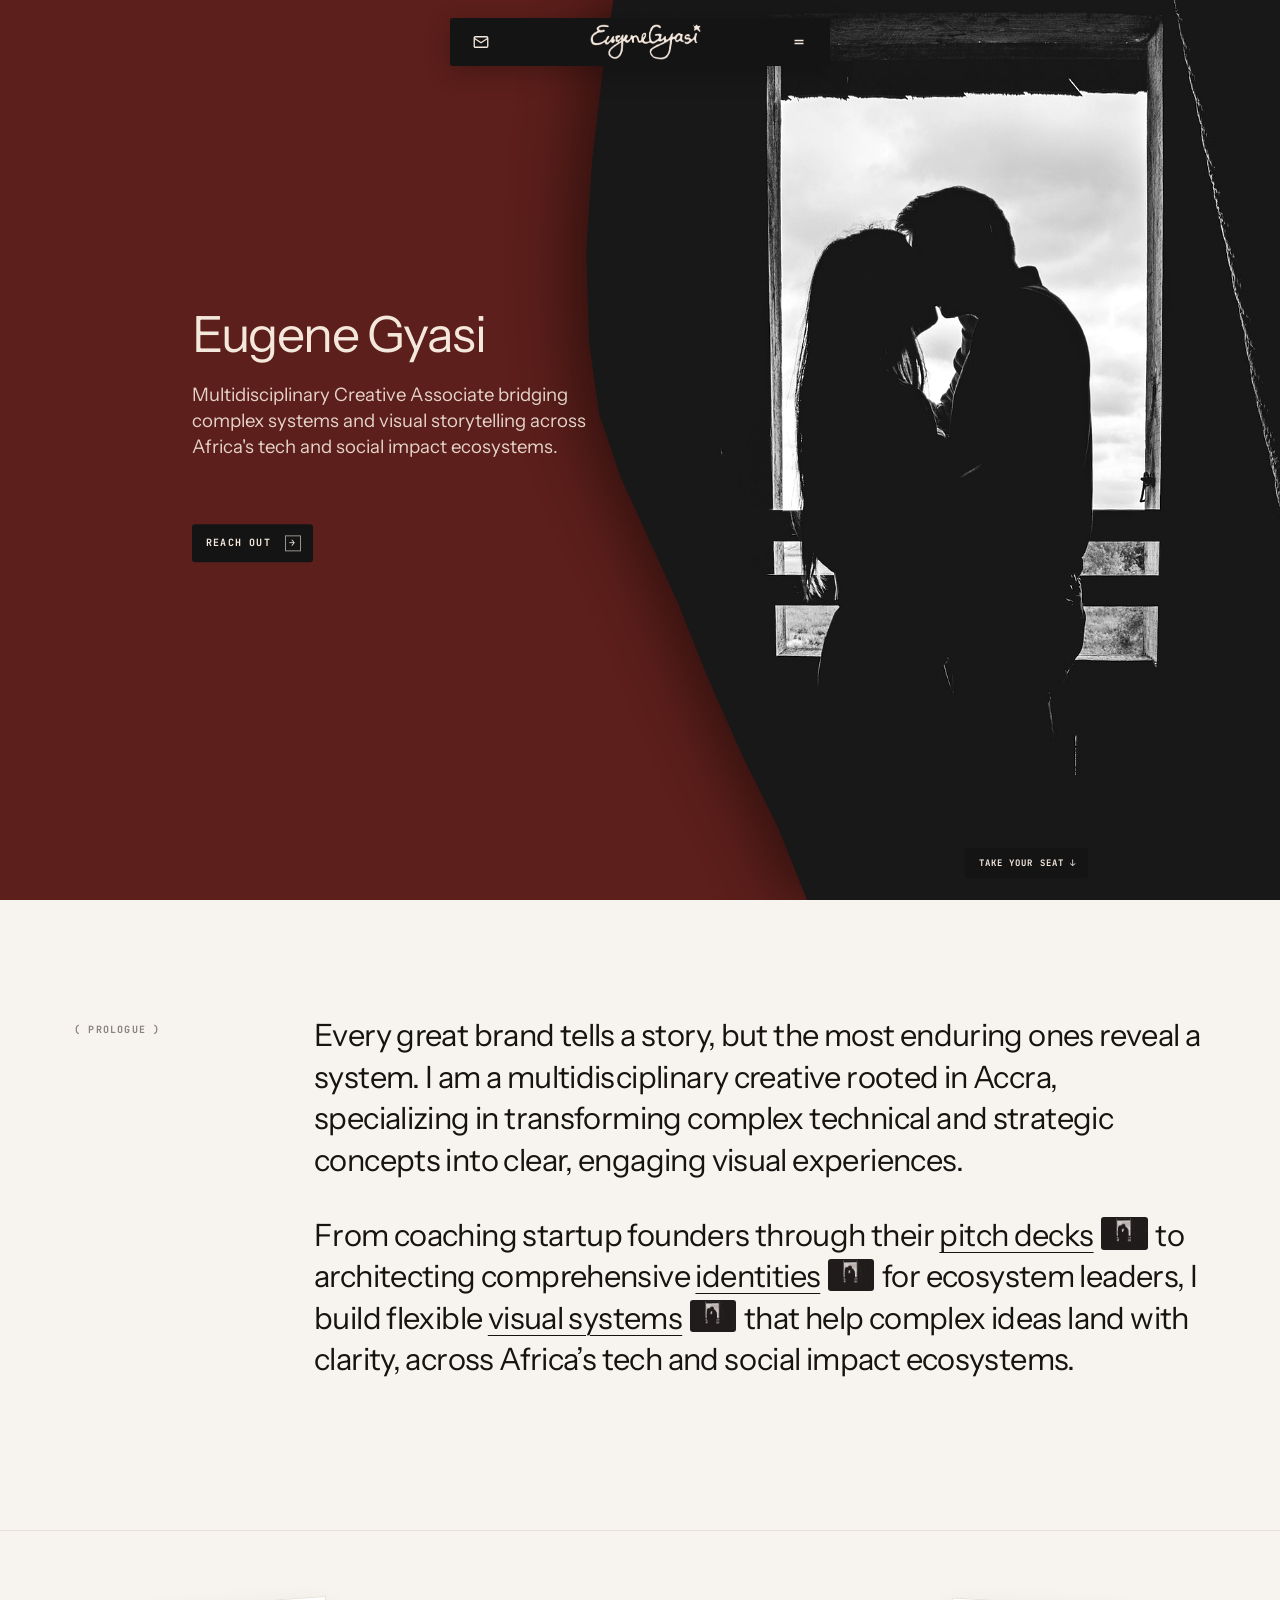
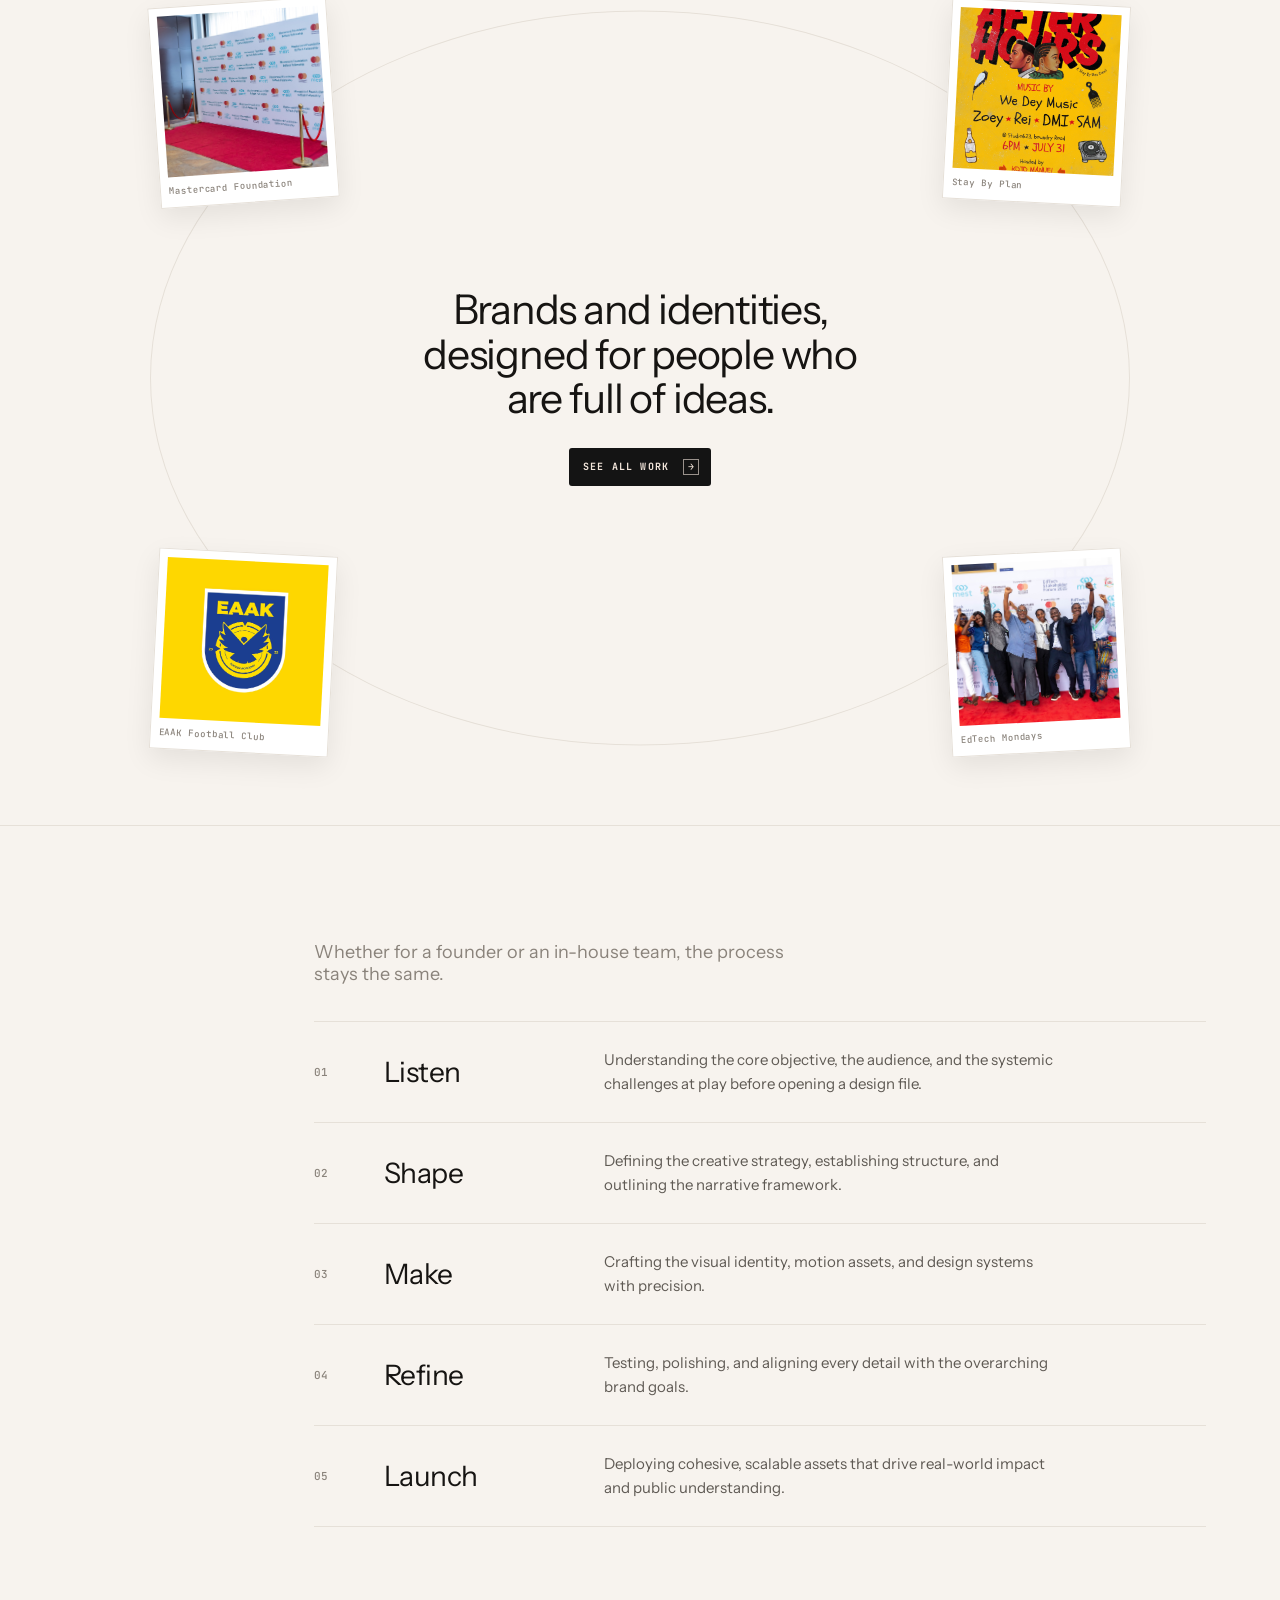
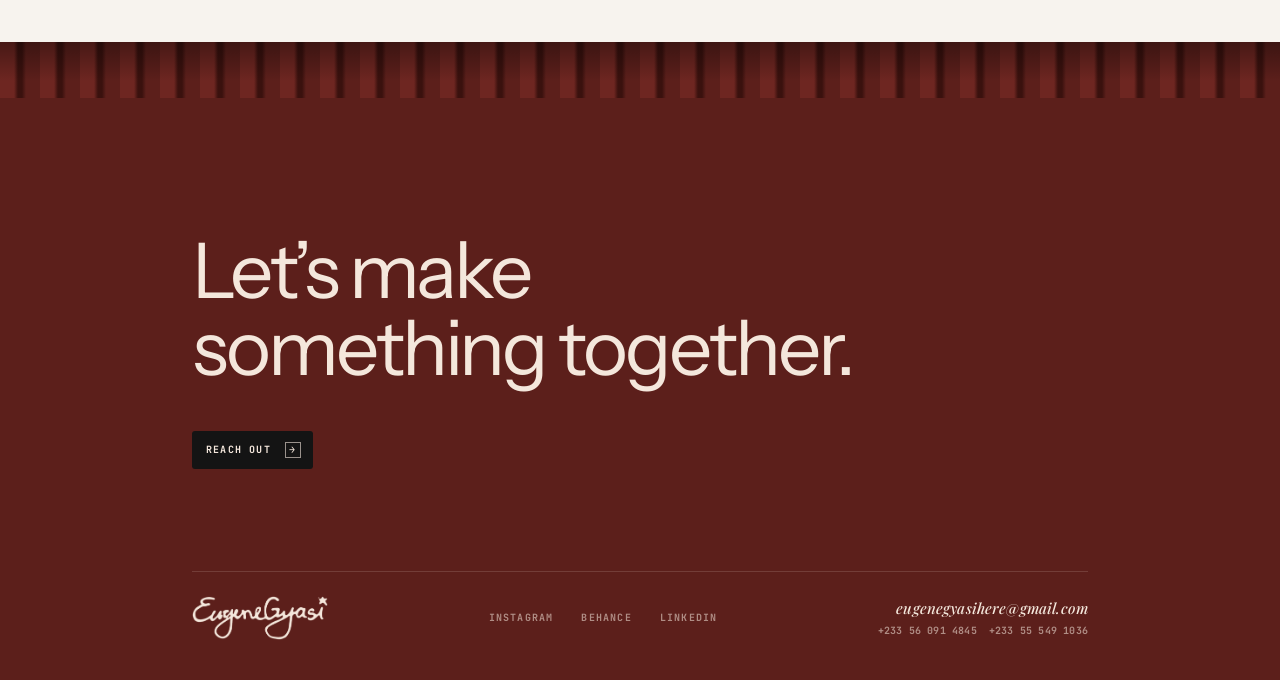
<file: index.html>
<!doctype html>
<html lang="en">
<head>
  <meta charset="UTF-8">
  <meta name="viewport" content="width=device-width, initial-scale=1.0">
  <title>Eugene Gyasi — Brand Designer</title>
  <link rel="icon" type="image/png" href="images/favicon.png">
  <link rel="apple-touch-icon" href="images/apple-touch-icon.png">

  <link rel="preconnect" href="https://fonts.googleapis.com">
  <link rel="preconnect" href="https://fonts.gstatic.com" crossorigin>
  <link href="https://fonts.googleapis.com/css2?family=Instrument+Sans:wght@400;500&family=JetBrains+Mono:wght@500;700&family=Playfair+Display:ital,wght@1,500&display=swap" rel="stylesheet">

  <style>
    /* ============ TOKENS ============ */
    :root {
      --wine: #5c1f1b;
      --wine-deep: #3e1310;
      --cream: #f4e7dc;
      --cream-muted: rgba(244, 231, 220, .55);
      --paper: #f7f3ee;
      --ink: #161412;
      --muted: #8a837b;
      --line: #e6e0d8;
      --bar: #141414;

      --sans: 'Instrument Sans', 'Helvetica Neue', Arial, sans-serif;
      --mono: 'JetBrains Mono', ui-monospace, monospace;

      --gutter: clamp(20px, 15vw, 280px);
    }

    * { box-sizing: border-box; }
    html { scroll-behavior: smooth; }
    body {
      margin: 0;
      background: var(--paper);
      color: var(--ink);
      font-family: var(--sans);
      -webkit-font-smoothing: antialiased;
    }
    img { display: block; max-width: 100%; }
    a { color: inherit; text-decoration: none; }

    .label {
      font: 700 10px/1 var(--mono);
      letter-spacing: .12em;
      text-transform: uppercase;
    }

    /* Small dark button used for REACH OUT / TAKE YOUR SEAT */
    .btn {
      display: inline-flex;
      align-items: center;
      gap: 14px;
      background: var(--bar);
      color: var(--cream);
      padding: 0 12px 0 14px;
      height: 38px;
      border-radius: 3px;
      font: 700 10px/1 var(--mono);
      letter-spacing: .12em;
      text-transform: uppercase;
      white-space: nowrap;
      transition: background .25s ease, transform .25s ease;
    }
    .btn:hover { background: #000; transform: translateY(-1px); }
    .btn .box {
      display: inline-grid;
      place-items: center;
      width: 16px; height: 16px;
      border: 1px solid rgba(244,231,220,.6);
      font-size: 10px;
    }

    /* ============ NAV ============ */
    .nav {
      position: fixed;
      z-index: 50;
      top: 18px;
      left: 50%;
      transform: translateX(-50%);
      width: min(380px, calc(100% - 32px));
      height: 48px;
      background: var(--bar);
      border-radius: 3px;
      display: flex;
      align-items: center;
      justify-content: space-between;
      padding: 0 22px;
      color: var(--cream);
      box-shadow: 0 6px 24px rgba(0,0,0,.25);
    }
    .nav button {
      background: none; border: 0; padding: 0;
      color: inherit; cursor: pointer;
      display: grid; place-items: center;
    }
    .nav .contact-link {
      display: grid; place-items: center;
      width: 40px; height: 40px; margin-left: -11px;
      cursor: pointer; border-radius: 3px;
      transition: background .2s ease;
    }
    .nav .contact-link:hover { background: rgba(255,255,255,.08); }
    .nav .logo { display: block; line-height: 0; transition: opacity .2s ease; }
    .nav .logo:hover { opacity: .8; }
    .nav .logo img { height: 36px; width: auto; }
    .menu {
      position: absolute;
      top: calc(100% + 6px);
      left: 0; right: 0;
      background: var(--bar);
      border-radius: 3px;
      padding: 10px;
      display: none;
    }
    .menu.open { display: block; }
    .menu a {
      display: flex;
      justify-content: space-between;
      padding: 14px 12px;
      border-bottom: 1px solid rgba(255,255,255,.07);
    }
    .menu a:last-child { border-bottom: 0; }
    .menu a:hover { background: rgba(255,255,255,.05); }

    /* ============ HERO ============ */
    .hero {
      position: relative;
      height: 100vh;
      min-height: 620px;
      background: var(--wine);
      color: var(--cream);
      overflow: hidden;
    }

    /* The image block on the right with a wavy "drape" edge */
    .hero-media {
      position: absolute;
      top: 0; bottom: 0;
      left: 44%;
      right: 0;
      filter: drop-shadow(-18px 0 30px rgba(0,0,0,.45));
    }
    .hero-media .clip {
      width: 100%; height: 100%;
      clip-path: polygon(
        7% 0, 5.5% 8%, 4% 18%, 3.2% 28%, 3.6% 38%, 5% 46%,
        8% 53%, 12% 60%, 16% 67%, 20% 75%, 25% 84%, 30% 92%, 34% 100%,
        100% 100%, 100% 0
      );
    }
    .hero-media img {
      width: 100%; height: 100%;
      object-fit: cover;
      object-position: 40% center;
      filter: grayscale(100%) contrast(1.08) brightness(1.15);
    }

    .hero-content {
      position: absolute;
      z-index: 2;
      left: var(--gutter);
      top: 50%;
      transform: translateY(-58%);
      max-width: 560px;
    }
    .hero-content .label { color: var(--cream-muted); font-size: 9px; }
    .hero h1 {
      font: 400 clamp(42px, 3.9vw, 76px)/1.05 var(--sans);
      letter-spacing: -.03em;
      margin: 14px 0 22px;
    }
    .hero-sub {
      font: 400 clamp(17px, 1.45vw, 26px)/1.4 var(--sans);
      color: var(--cream);
      opacity: .9;
      max-width: 34ch;
      margin: 0 0 clamp(36px, 5vw, 64px);
    }

    .hero-bottom {
      position: absolute;
      z-index: 2;
      left: var(--gutter);
      right: clamp(20px, 15vw, 280px);
      bottom: 22px;
      display: flex;
      align-items: center;
      gap: 32px;
      font: 700 9px/1 var(--mono);
      letter-spacing: .12em;
      text-transform: uppercase;
    }
    .hero-bottom .muted { color: rgba(244,231,220,.4); margin-right: 10px; }
    .hero-bottom a:hover { color: #fff; }
    .hero-bottom .btn { margin-left: auto; height: 30px; font-size: 9px; }

    /* ============ PROLOGUE ============ */
    .section {
      max-width: 1180px;
      margin: 0 auto;
      padding: clamp(64px, 9vw, 140px) 24px;
    }
    .split {
      display: grid;
      grid-template-columns: 200px 1fr;
      gap: 40px;
    }
    .section .label { color: var(--muted); padding-top: 10px; }

    .intro-copy {
      font: 400 clamp(22px, 2.4vw, 38px)/1.35 var(--sans);
      letter-spacing: -.02em;
    }
    .intro-copy p { margin: 0 0 1.1em; }
    .chip {
      display: inline-block;
      width: 1.5em; height: 1.05em;
      object-fit: cover;
      vertical-align: -0.12em;
      border-radius: 3px;
      margin: 0 .08em;
    }
    .hover-word {
      text-decoration: underline;
      text-decoration-thickness: 1px;
      text-underline-offset: .18em;
      cursor: pointer;
    }
    .hover-word:hover { color: var(--wine); }

    /* Floating preview for hover words */
    .preview {
      position: fixed;
      z-index: 40;
      width: 240px; height: 300px;
      pointer-events: none;
      border-radius: 4px;
      overflow: hidden;
      box-shadow: 0 20px 50px rgba(0,0,0,.25);
      opacity: 0;
      transform: translate(-50%, -110%) scale(.92);
      transition: opacity .2s ease, transform .2s ease;
    }
    .preview.show { opacity: 1; transform: translate(-50%, -110%) scale(1); }
    .preview img { width: 100%; height: 100%; object-fit: cover; }

    /* ============ WORK ============ */
    .work {
      position: relative;
      height: clamp(620px, 70vw, 900px);
      overflow: hidden;
      border-top: 1px solid var(--line);
      border-bottom: 1px solid var(--line);
      display: grid;
      place-items: center;
    }
    .orbit {
      position: absolute;
      left: 50%; top: 50%;
      width: min(78vw, 980px);
      aspect-ratio: 4 / 3;
      transform: translate(-50%, -50%);
      border: 1px solid var(--line);
      border-radius: 50%;
    }
    .work-center { position: relative; z-index: 3; text-align: center; padding: 0 20px; }
    .work-center .label { color: var(--muted); }
    .work-center h2 {
      font: 400 clamp(28px, 3.2vw, 52px)/1.08 var(--sans);
      letter-spacing: -.03em;
      margin: 18px 0 28px;
    }
    .card {
      position: absolute;
      z-index: 2;
      width: clamp(130px, 14vw, 220px);
      background: #fff;
      padding: 8px 8px 10px;
      border: 1px solid var(--line);
      box-shadow: 0 10px 28px rgba(0,0,0,.08);
      transition: transform .35s ease, box-shadow .35s ease;
    }
    .card:hover { transform: rotate(0) scale(1.06) !important; box-shadow: 0 20px 40px rgba(0,0,0,.16); z-index: 4; }
    .card img { width: 100%; aspect-ratio: 1; object-fit: cover; background: #ddd; }
    .card small { display: block; margin-top: 8px; font: 500 9px var(--mono); color: var(--muted); letter-spacing: .1em; }
    .c1 { left: 12%;  top: 8%;     transform: rotate(-4deg); }
    .c2 { right: 12%; top: 8%;     transform: rotate(3deg); }
    .c3 { left: 12%;  bottom: 8%;  transform: rotate(3deg); }
    .c4 { right: 12%; bottom: 8%;  transform: rotate(-3deg); }

    /* ============ PROCESS ============ */
    .process-lead { font-size: 18px; color: var(--muted); margin: 0 0 36px; max-width: 40ch; }
    .step {
      display: grid;
      grid-template-columns: 70px 220px 1fr;
      align-items: center;
      padding: 26px 0;
      border-top: 1px solid var(--line);
      transition: padding-left .3s ease;
    }
    .step:last-child { border-bottom: 1px solid var(--line); }
    .step:hover { padding-left: 12px; }
    .step-num { font: 500 11px var(--mono); color: var(--muted); }
    .step h3 { font: 400 clamp(24px, 2.2vw, 34px)/1 var(--sans); letter-spacing: -.02em; margin: 0; }
    .step p { margin: 0; color: #5f5a54; font-size: 15px; line-height: 1.6; max-width: 46ch; }
    .step-thumb { display: none; }

    /* ============ FOOTER ============ */
    .curtain {
      height: 56px;
      background:
        linear-gradient(to bottom, rgba(0,0,0,.35), transparent 70%),
        repeating-linear-gradient(90deg, #6e2621 0 14px, #3a110e 18px 22px, #5c1f1b 26px 40px);
    }
    .footer {
      background: var(--wine);
      color: var(--cream);
      padding: clamp(64px, 9vw, 130px) var(--gutter) 40px;
    }
    .footer .label { color: var(--cream-muted); }
    .footer h2 {
      font: 400 clamp(44px, 6vw, 104px)/1 var(--sans);
      letter-spacing: -.04em;
      margin: 20px 0 44px;
    }
    .footer-row {
      display: flex; flex-wrap: wrap; gap: 24px 40px;
      align-items: center; justify-content: space-between;
      margin-top: clamp(64px, 8vw, 120px);
      padding-top: 24px;
      border-top: 1px solid rgba(244,231,220,.15);
    }
    .footer-row nav { display: flex; gap: 28px; }
    .footer-row a:hover { color: #fff; }
    .footer-row .label { font-size: 9px; }

    /* ============ RESPONSIVE ============ */
    @media (max-width: 900px) {
      .hero { min-height: 720px; }
      .hero-media { left: 0; top: 52%; filter: drop-shadow(0 -14px 24px rgba(0,0,0,.4)); }
      .hero-media .clip {
        clip-path: polygon(0 12%, 15% 6%, 35% 2%, 55% 0, 75% 4%, 90% 10%, 100% 16%, 100% 100%, 0 100%);
      }
      .hero-content { top: 110px; transform: none; right: 20px; }
      .hero-bottom { left: 20px; right: 20px; gap: 18px; }
      .hero-bottom .hide-sm { display: none; }

      .split { grid-template-columns: 1fr; gap: 20px; }
      .step { grid-template-columns: 44px 1fr; row-gap: 10px; }
      .step p { grid-column: 2; }

      .work { height: auto; display: block; padding: 70px 20px; }
      .orbit { display: none; }
      .work-center { margin-bottom: 40px; }
      .cards { display: grid; grid-template-columns: repeat(2, 1fr); gap: 16px; }
      .card { position: static; width: auto; transform: none !important; }
    }
    @media (min-width: 901px) {
      .cards { display: contents; }
    }
      .footer-logo { display: block; line-height: 0; }
    .footer-logo img { height: 44px; width: auto; }
    .footer-contact { display: flex; flex-direction: column; align-items: flex-end; gap: 10px; text-align: right; }
    .footer-contact .email { font: italic 500 clamp(15px, 1.15vw, 18px)/1 'Playfair Display', Georgia, serif; letter-spacing: .01em; text-transform: none; color: var(--cream); }
    .footer-contact .phones { display: flex; flex-wrap: wrap; justify-content: flex-end; gap: 6px 12px; letter-spacing: .02em; color: var(--cream-muted); }
    .footer-contact a { transition: color .2s ease; }
    .footer-contact a:hover { color: #fff; }
    @media (max-width: 700px) {
      .footer-contact { align-items: flex-start; text-align: left; width: 100%; }
      .footer-contact .phones { justify-content: flex-start; }
    }
  </style>
</head>

<body>

  <!-- ================= NAV ================= -->
  <nav class="nav" aria-label="Main navigation">
    <a href="contact.html" class="contact-link" aria-label="Contact" title="Contact">
      <svg width="18" height="18" viewBox="0 0 24 24" fill="none" stroke="currentColor" stroke-width="1.8">
        <rect x="3" y="5" width="18" height="14" rx="1.5"/>
        <path d="M3 7l9 6 9-6"/>
      </svg>
    </a>

    <a href="#top" class="logo" aria-label="Eugene Gyasi — Home"><img src="images/logo-cream.png" alt="Eugene Gyasi" width="1246" height="402"></a>

    <button id="menuButton" aria-label="Open menu" aria-expanded="false">
      <svg width="18" height="18" viewBox="0 0 24 24" fill="none" stroke="currentColor" stroke-width="1.8">
        <path d="M6 10h12M6 14h12"/>
      </svg>
    </button>

    <div class="menu label" id="menu">
      <a href="work.html">The Work</a>
      <a href="case-studies/index.html">Case Studies</a>
      <a href="services.html">Services</a>
      <a href="process.html">The Process</a>
      <a href="about.html">About</a>
      <a href="contact.html">Contact</a>
    </div>
  </nav>

  <!-- ================= HERO ================= -->
  <header class="hero" id="top">

    <div class="hero-media" aria-hidden="true">
      <div class="clip">
        <!-- Replace with your own hero image (e.g. a fabric / drape shot) -->
        <img src="images/image.png" alt="">
      </div>
    </div>

    <div class="hero-content">
      <h1>Eugene Gyasi</h1>
      <p class="hero-sub">Multidisciplinary Creative Associate bridging complex systems and visual storytelling across Africa's tech and social impact ecosystems.</p>
      <a href="contact.html" class="btn">Reach Out <span class="box">→</span></a>
    </div>

    <div class="hero-bottom">
      <a href="#prologue" class="btn">Take Your Seat ↓</a>
    </div>
  </header>

  <main>

    <!-- ================= PROLOGUE ================= -->
    <section class="section split" id="prologue">
      <div class="label">( Prologue )</div>

      <div class="intro-copy">
        <p>
          Every great brand tells a story, but the most enduring ones reveal a system. I am a
          multidisciplinary creative rooted in Accra, specializing in transforming complex technical
          and strategic concepts into clear, engaging visual experiences.
        </p>
        <p>
          From coaching startup founders through their
          <span class="hover-word" data-img="https://picsum.photos/seed/pitch-decks/480/600">pitch decks</span>
          <img class="chip" src="https://picsum.photos/seed/brand-chip/120/80" alt="">
          to architecting comprehensive
          <span class="hover-word" data-img="https://picsum.photos/seed/identity-work/480/600">identities</span>
          <img class="chip" src="https://picsum.photos/seed/identity-chip/120/80" alt="">
          for ecosystem leaders, I build flexible
          <span class="hover-word" data-img="https://picsum.photos/seed/visual-system/480/600">visual systems</span>
          <img class="chip" src="https://picsum.photos/seed/system-chip/120/80" alt="">
          that help complex ideas land with clarity, across Africa’s tech and social impact ecosystems.
        </p>
      </div>
    </section>

    <!-- ================= WORK ================= -->
    <section class="work" id="work">
      <div class="orbit" aria-hidden="true"></div>

      <div class="work-center">
        <h2>Brands and identities,<br>designed for people who<br>are full of ideas.</h2>
        <a class="btn" href="work.html">See All Work <span class="box">→</span></a>
      </div>

      <div class="cards">
        <a href="case-studies/mastercard-foundation-edtech-fellowship.html" class="card c1"><img src="images/projects/mastercard-foundation-edtech-fellowship/step-and-repeat.jpg" alt="Mastercard Foundation"><small>Mastercard Foundation</small></a>
        <a href="case-studies/stay-by-plan.html" class="card c2"><img src="images/projects/stay-by-plan/after-hours-dj-list.jpg" alt="Stay By Plan"><small>Stay By Plan</small></a>
        <a href="case-studies/eaak-football-club.html" class="card c3"><img src="images/projects/eaak-football-club/logo-yellow.jpg" alt="EAAK Football Club"><small>EAAK Football Club</small></a>
        <a href="case-studies/edtech-mondays.html" class="card c4"><img src="images/projects/edtech-mondays/step-and-repeat-team.jpg" alt="EdTech Mondays"><small>EdTech Mondays</small></a>
      </div>
    </section>

    <!-- ================= PROCESS ================= -->
    <section class="section split" id="process">
      <div aria-hidden="true"></div>

      <div>
        <p class="process-lead">Whether for a founder or an in-house team, the process stays the same.</p>

        <div class="step"><span class="step-num">01</span><h3>Listen</h3>
          <p>Understanding the core objective, the audience, and the systemic challenges at play before opening a design file.</p></div>
        <div class="step"><span class="step-num">02</span><h3>Shape</h3>
          <p>Defining the creative strategy, establishing structure, and outlining the narrative framework.</p></div>
        <div class="step"><span class="step-num">03</span><h3>Make</h3>
          <p>Crafting the visual identity, motion assets, and design systems with precision.</p></div>
        <div class="step"><span class="step-num">04</span><h3>Refine</h3>
          <p>Testing, polishing, and aligning every detail with the overarching brand goals.</p></div>
        <div class="step"><span class="step-num">05</span><h3>Launch</h3>
          <p>Deploying cohesive, scalable assets that drive real-world impact and public understanding.</p></div>
      </div>
    </section>

  </main>

  <!-- ================= FOOTER ================= -->
  <div class="curtain" aria-hidden="true"></div>

  <footer class="footer" id="contact">
    <h2>Let’s make<br>something together.</h2>
    <a href="contact.html" class="btn">Reach Out <span class="box">→</span></a>

    <div class="footer-row label">
      <a href="index.html" class="footer-logo" aria-label="Eugene Gyasi — Home"><img src="images/logo-cream.png" alt="Eugene Gyasi" width="1246" height="402"></a>
      <nav>
        <a href="https://www.instagram.com/eugenegyasi_" target="_blank" rel="noopener">Instagram</a>
        <a href="https://www.behance.net/gyasieugen5d35" target="_blank" rel="noopener">Behance</a>
        <a href="https://www.linkedin.com/in/eugene-gyasi" target="_blank" rel="noopener">LinkedIn</a>
      </nav>
      <div class="footer-contact">
        <a class="email" href="mailto:eugenegyasihere@gmail.com">eugenegyasihere@gmail.com</a>
        <div class="phones">
          <a href="tel:+233560914845">+233 56 091 4845</a>
          <a href="tel:+233555491036">+233 55 549 1036</a>
        </div>
      </div>
    </div>
  </footer>

  <!-- Hover preview element -->
  <div class="preview" id="preview"><img alt=""></div>

  <script>
    // Menu toggle
    const menuBtn = document.getElementById('menuButton');
    const menu = document.getElementById('menu');
    menuBtn.addEventListener('click', () => {
      const open = menu.classList.toggle('open');
      menuBtn.setAttribute('aria-expanded', open);
    });
    menu.querySelectorAll('a').forEach(a => a.addEventListener('click', () => {
      menu.classList.remove('open');
      menuBtn.setAttribute('aria-expanded', false);
    }));


    // Hover-word image preview that follows the cursor
    const preview = document.getElementById('preview');
    const previewImg = preview.querySelector('img');
    document.querySelectorAll('.hover-word').forEach(word => {
      word.addEventListener('mouseenter', () => {
        previewImg.src = word.dataset.img;
        preview.classList.add('show');
      });
      word.addEventListener('mousemove', e => {
        preview.style.left = e.clientX + 'px';
        preview.style.top = e.clientY + 'px';
      });
      word.addEventListener('mouseleave', () => preview.classList.remove('show'));
    });

    // If a placeholder image fails to load (offline), fall back to the local image
    document.querySelectorAll('img').forEach(img => {
      img.addEventListener('error', () => {
        if (!img.src.endsWith('images/image.png')) img.src = 'images/image.png';
      }, { once: true });
    });
  </script>

</body>
</html>
</file>
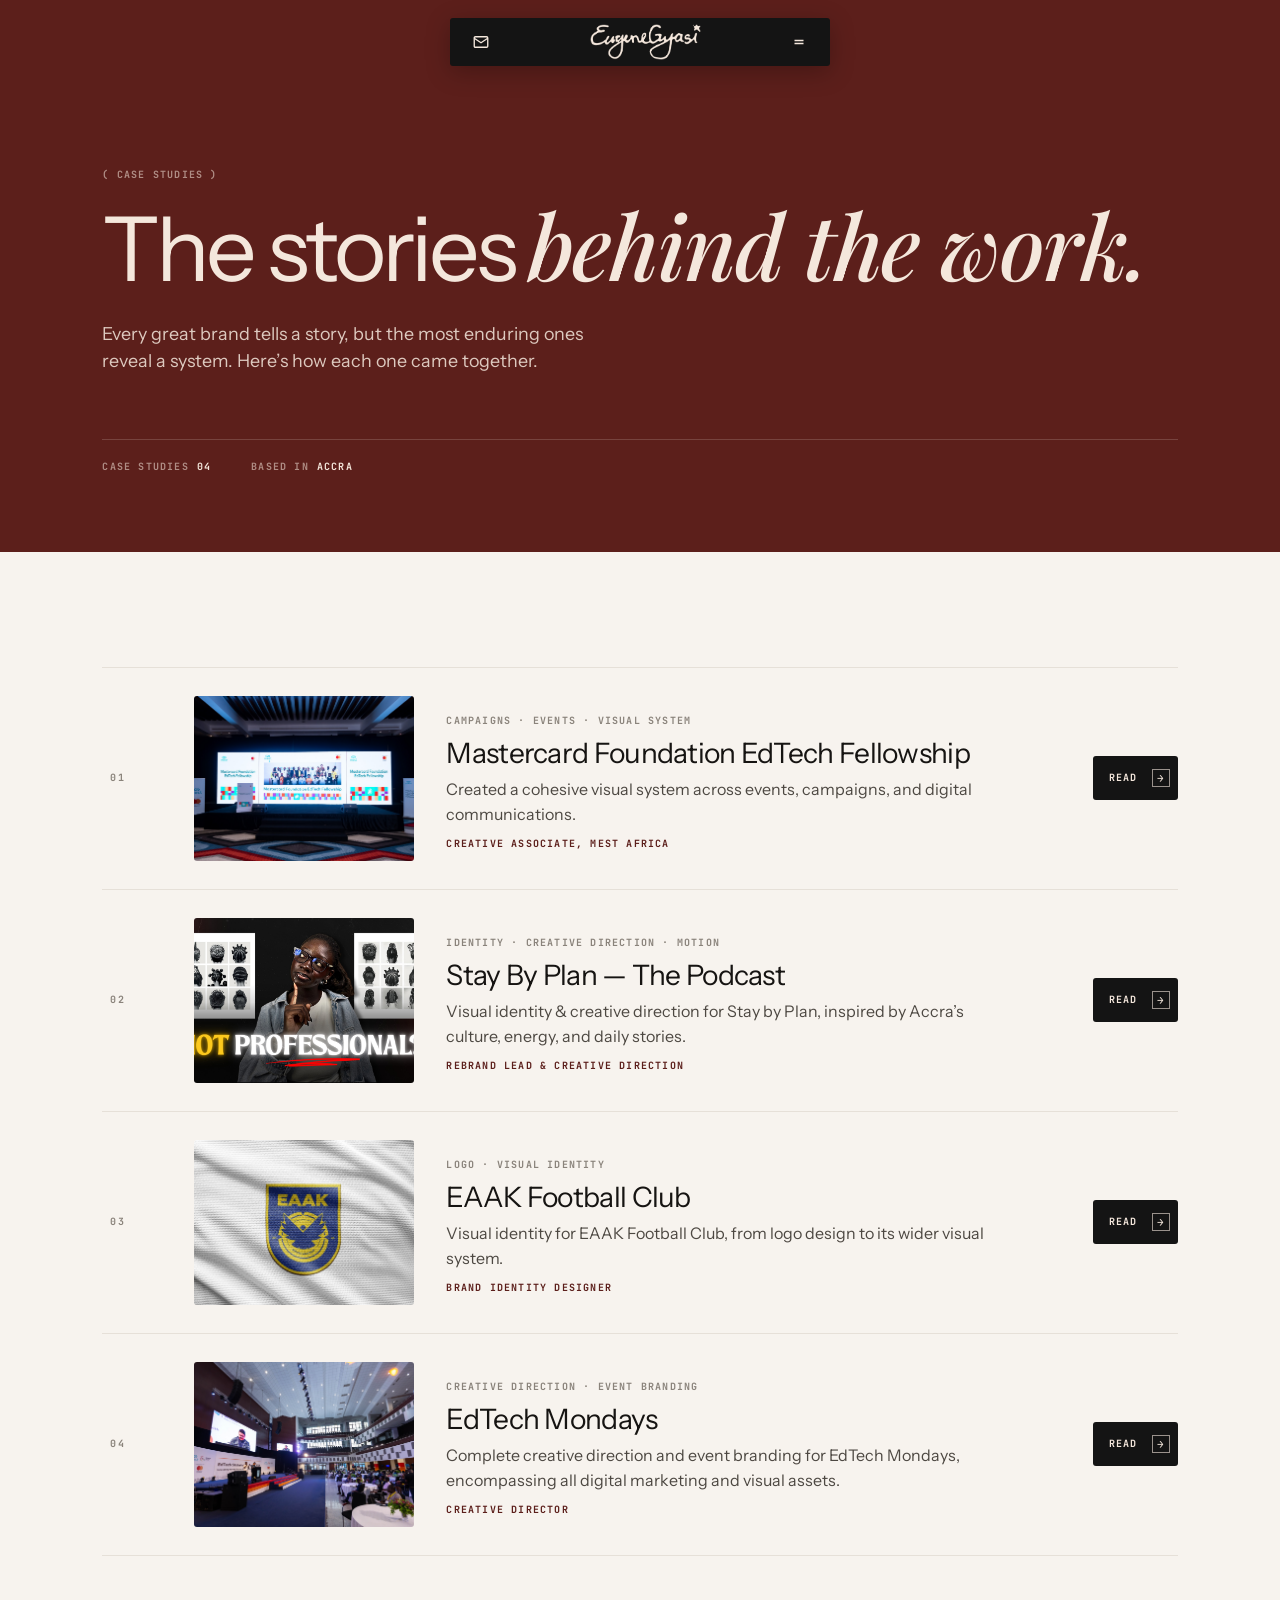
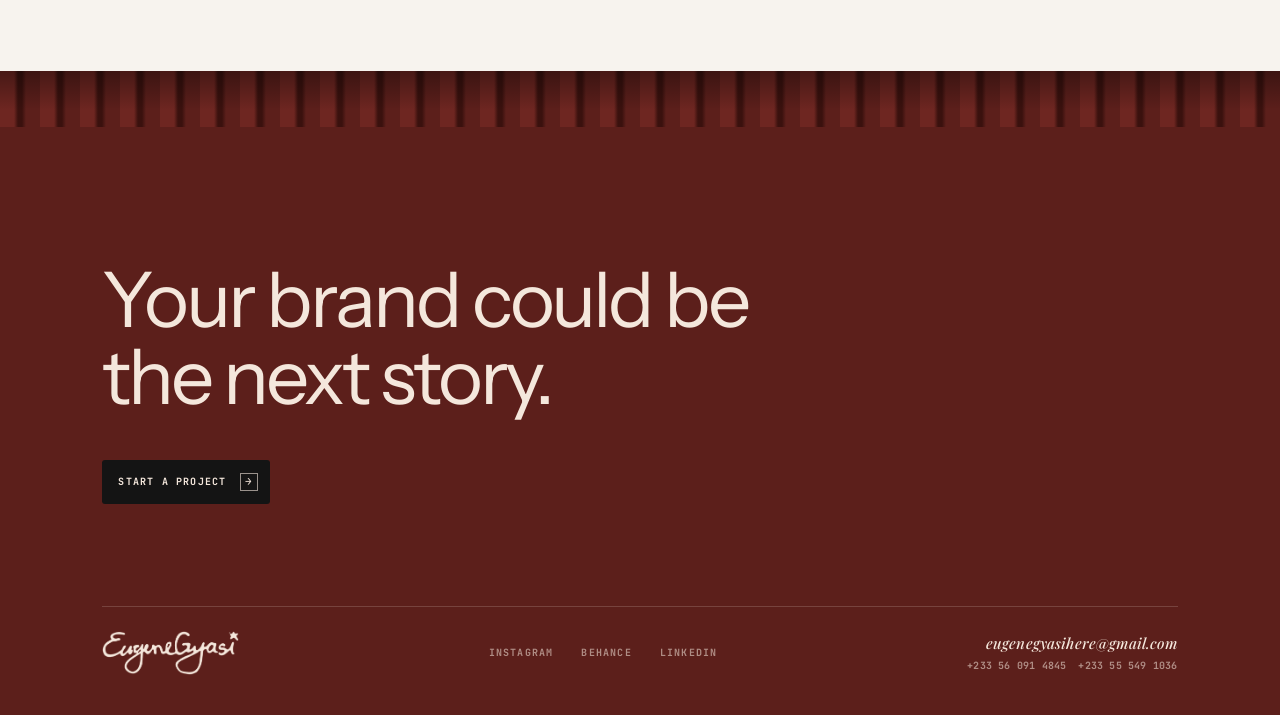
<file: case-studies/index.html>
<!doctype html>
<html lang="en">
<head>
  <meta charset="UTF-8">
  <meta name="viewport" content="width=device-width, initial-scale=1.0">
  <title>Case Studies — Brand Identity, Campaigns &amp; Event Design | Eugene Gyasi</title>
  <meta name="description" content="Case studies by Eugene Gyasi, multidisciplinary creative in Accra: Mastercard Foundation EdTech Fellowship, Stay By Plan, EAAK Football Club and EdTech Mondays.">
  <meta property="og:type" content="website">
  <meta property="og:title" content="Case Studies — Eugene Gyasi">
  <meta property="og:description" content="Identity, campaign and event design across Africa’s tech and social impact ecosystems.">
  <link rel="icon" type="image/png" href="../images/favicon.png">
  <link rel="apple-touch-icon" href="../images/apple-touch-icon.png">
  <link rel="preconnect" href="https://fonts.googleapis.com">
  <link rel="preconnect" href="https://fonts.gstatic.com" crossorigin>
  <link href="https://fonts.googleapis.com/css2?family=Instrument+Sans:wght@400;500&family=JetBrains+Mono:wght@500;700&family=Playfair+Display:ital,wght@1,500&display=swap" rel="stylesheet">
  <link rel="stylesheet" href="../site.css">
  <link rel="stylesheet" href="case-study.css">
</head>

<body>

  <nav class="nav" aria-label="Main navigation">
    <a href="../contact.html" class="contact-link" aria-label="Contact" title="Contact">
      <svg width="18" height="18" viewBox="0 0 24 24" fill="none" stroke="currentColor" stroke-width="1.8"><rect x="3" y="5" width="18" height="14" rx="1.5"/><path d="M3 7l9 6 9-6"/></svg>
    </a>
    <a href="../index.html" class="logo" aria-label="Eugene Gyasi — Home"><img src="../images/logo-cream.png" alt="Eugene Gyasi" width="1246" height="402"></a>
    <button id="menuButton" aria-label="Open menu" aria-expanded="false">
      <svg width="18" height="18" viewBox="0 0 24 24" fill="none" stroke="currentColor" stroke-width="1.8"><path d="M6 10h12M6 14h12"/></svg>
    </button>
    <div class="menu label" id="menu">
      <a href="../work.html">The Work</a>
      <a href="index.html" aria-current="page">Case Studies</a>
      <a href="../services.html">Services</a>
      <a href="../process.html">The Process</a>
      <a href="../about.html">About</a>
      <a href="../contact.html">Contact</a>
    </div>
  </nav>

  <header class="page-head">
    <div class="label">( Case Studies )</div>
    <h1>The stories <em>behind the work.</em></h1>
    <p class="lead">Every great brand tells a story, but the most enduring ones reveal a system. Here’s how each one came together.</p>
    <div class="head-meta label">
      <span>Case studies<b>04</b></span>
      <span>Based in<b>Accra</b></span>
    </div>
  </header>

  <main class="section wrap">
    <ul class="cs-list">
      <li class="reveal">
        <a class="cs-row" href="mastercard-foundation-edtech-fellowship.html">
          <span class="no label">01</span>
          <div class="thumb"><img src="../images/projects/mastercard-foundation-edtech-fellowship/stage-screens.jpg" alt="Mastercard Foundation EdTech Fellowship" loading="lazy"></div>
          <div>
            <span class="label muted">Campaigns · Events · Visual System</span>
            <h2 style="margin-top:10px">Mastercard Foundation EdTech Fellowship</h2>
            <p>Created a cohesive visual system across events, campaigns, and digital communications.</p>
            <div class="outcome label">Creative Associate, MEST Africa</div>
          </div>
          <span class="go btn">Read <span class="box">→</span></span>
        </a>
      </li>
      <li class="reveal">
        <a class="cs-row" href="stay-by-plan.html">
          <span class="no label">02</span>
          <div class="thumb"><img src="../images/projects/stay-by-plan/not-professional-thumbnail.jpg" alt="Stay By Plan — The Podcast" loading="lazy"></div>
          <div>
            <span class="label muted">Identity · Creative Direction · Motion</span>
            <h2 style="margin-top:10px">Stay By Plan — The Podcast</h2>
            <p>Visual identity &amp; creative direction for Stay by Plan, inspired by Accra’s culture, energy, and daily stories.</p>
            <div class="outcome label">Rebrand lead &amp; creative direction</div>
          </div>
          <span class="go btn">Read <span class="box">→</span></span>
        </a>
      </li>
      <li class="reveal">
        <a class="cs-row" href="eaak-football-club.html">
          <span class="no label">03</span>
          <div class="thumb"><img src="../images/projects/eaak-football-club/badge-closeup.jpg" alt="EAAK Football Club" loading="lazy"></div>
          <div>
            <span class="label muted">Logo · Visual Identity</span>
            <h2 style="margin-top:10px">EAAK Football Club</h2>
            <p>Visual identity for EAAK Football Club, from logo design to its wider visual system.</p>
            <div class="outcome label">Brand identity designer</div>
          </div>
          <span class="go btn">Read <span class="box">→</span></span>
        </a>
      </li>
      <li class="reveal">
        <a class="cs-row" href="edtech-mondays.html">
          <span class="no label">04</span>
          <div class="thumb"><img src="../images/projects/edtech-mondays/forum-venue.jpg" alt="EdTech Mondays" loading="lazy"></div>
          <div>
            <span class="label muted">Creative Direction · Event Branding</span>
            <h2 style="margin-top:10px">EdTech Mondays</h2>
            <p>Complete creative direction and event branding for EdTech Mondays, encompassing all digital marketing and visual assets.</p>
            <div class="outcome label">Creative Director</div>
          </div>
          <span class="go btn">Read <span class="box">→</span></span>
        </a>
      </li>
    </ul>
  </main>

  <div class="curtain" aria-hidden="true"></div>
  <footer class="footer">
    <h2>Your brand could be<br>the next story.</h2>
    <a href="../contact.html" class="btn">Start a Project <span class="box">→</span></a>
    <div class="footer-row label">
      <a href="../index.html" class="footer-logo" aria-label="Eugene Gyasi — Home"><img src="../images/logo-cream.png" alt="Eugene Gyasi" width="1246" height="402"></a>
      <nav>
        <a href="https://www.instagram.com/eugenegyasi_" target="_blank" rel="noopener">Instagram</a>
        <a href="https://www.behance.net/gyasieugen5d35" target="_blank" rel="noopener">Behance</a>
        <a href="https://www.linkedin.com/in/eugene-gyasi" target="_blank" rel="noopener">LinkedIn</a>
      </nav>
      <div class="footer-contact">
        <a class="email" href="mailto:eugenegyasihere@gmail.com">eugenegyasihere@gmail.com</a>
        <div class="phones">
          <a href="tel:+233560914845">+233 56 091 4845</a>
          <a href="tel:+233555491036">+233 55 549 1036</a>
        </div>
      </div>
    </div>
  </footer>

  <script src="../site.js"></script>
</body>
</html>
</file>
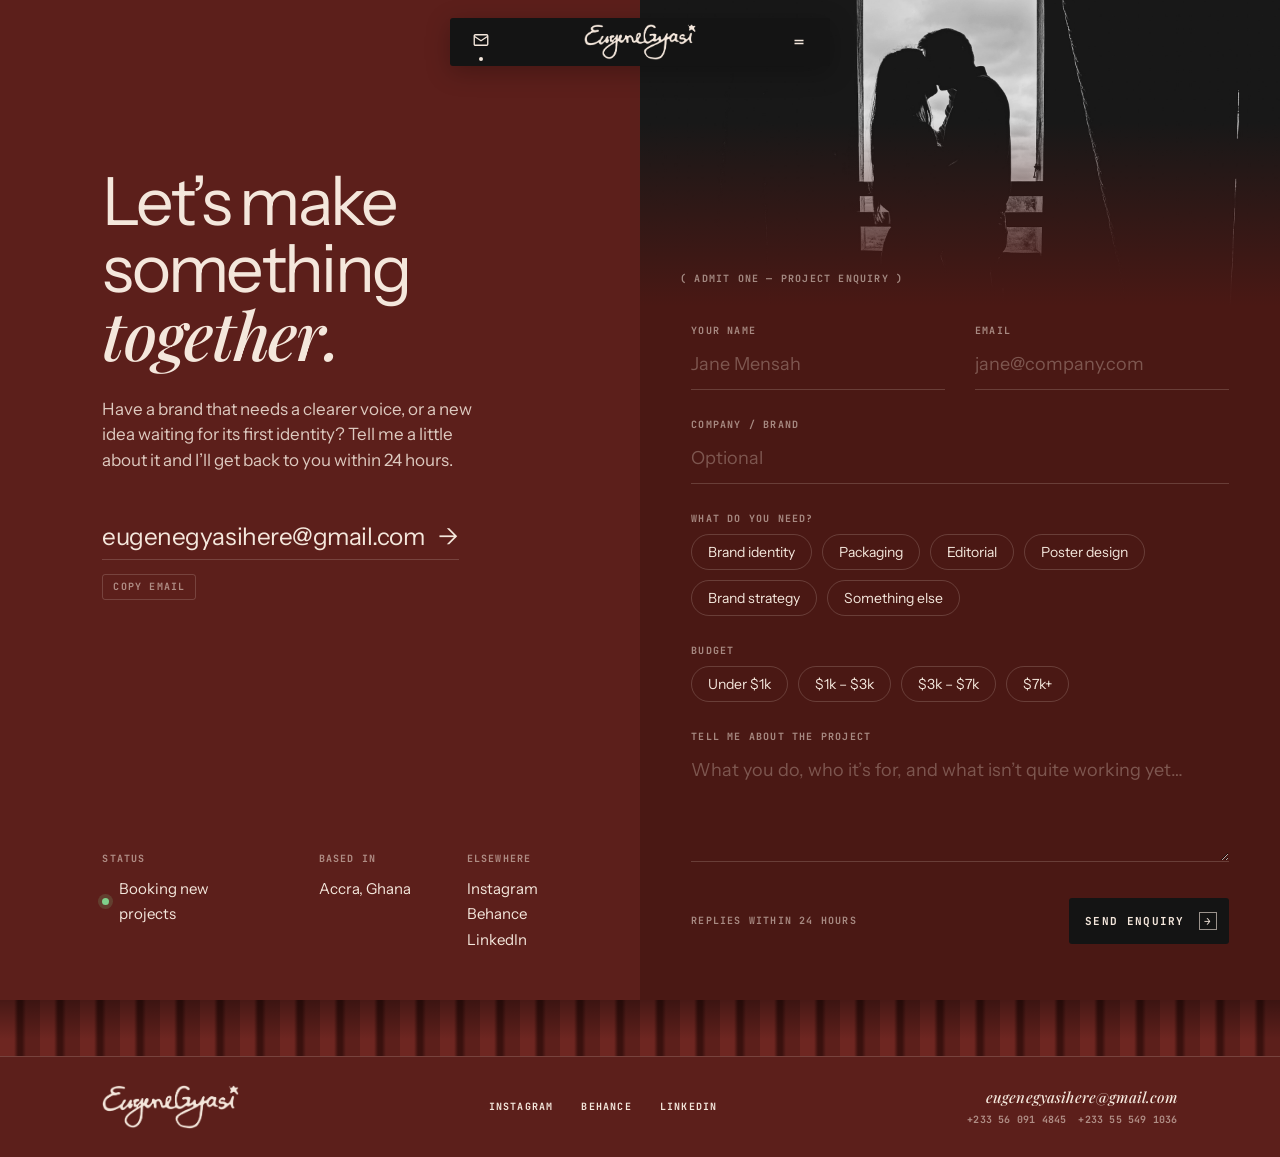
<file: contact.html>
<!doctype html>
<html lang="en">
<head>
  <meta charset="UTF-8">
  <meta name="viewport" content="width=device-width, initial-scale=1.0">
  <title>Contact — Eugene Gyasi</title>
  <link rel="icon" type="image/png" href="images/favicon.png">
  <link rel="apple-touch-icon" href="images/apple-touch-icon.png">

  <link rel="preconnect" href="https://fonts.googleapis.com">
  <link rel="preconnect" href="https://fonts.gstatic.com" crossorigin>
  <link href="https://fonts.googleapis.com/css2?family=Instrument+Sans:wght@400;500&family=JetBrains+Mono:wght@500;700&family=Playfair+Display:ital,wght@1,500&display=swap" rel="stylesheet">

  <style>
    :root {
      --wine: #5c1f1b;
      --wine-deep: #4a1814;
      --cream: #f4e7dc;
      --cream-muted: rgba(244, 231, 220, .55);
      --cream-faint: rgba(244, 231, 220, .18);
      --bar: #141414;
      --sans: 'Instrument Sans', 'Helvetica Neue', Arial, sans-serif;
      --mono: 'JetBrains Mono', ui-monospace, monospace;
      --gutter: clamp(20px, 8vw, 160px);
    }

    * { box-sizing: border-box; }
    html { scroll-behavior: smooth; }
    body {
      margin: 0;
      background: var(--wine);
      color: var(--cream);
      font-family: var(--sans);
      -webkit-font-smoothing: antialiased;
    }
    a { color: inherit; text-decoration: none; }
    img { display: block; max-width: 100%; }

    .label {
      font: 700 10px/1 var(--mono);
      letter-spacing: .12em;
      text-transform: uppercase;
    }
    .muted { color: var(--cream-muted); }

    .btn {
      display: inline-flex; align-items: center; gap: 14px;
      background: var(--bar); color: var(--cream);
      padding: 0 12px 0 16px; height: 46px;
      border: 0; border-radius: 3px; cursor: pointer;
      font: 700 11px/1 var(--mono); letter-spacing: .12em; text-transform: uppercase;
      transition: background .25s ease, transform .25s ease;
    }
    .btn:hover { background: #000; transform: translateY(-1px); }
    .btn:disabled { opacity: .6; cursor: wait; transform: none; }
    .btn .box {
      display: inline-grid; place-items: center;
      width: 18px; height: 18px;
      border: 1px solid rgba(244,231,220,.6); font-size: 11px;
    }

    /* ============ NAV (same as home) ============ */
    .nav {
      position: fixed; z-index: 50; top: 18px; left: 50%;
      transform: translateX(-50%);
      width: min(380px, calc(100% - 32px)); height: 48px;
      background: var(--bar); border-radius: 3px;
      display: flex; align-items: center; justify-content: space-between;
      padding: 0 22px; color: var(--cream);
      box-shadow: 0 6px 24px rgba(0,0,0,.25);
    }
    .nav button { background: none; border: 0; padding: 0; color: inherit; cursor: pointer; display: grid; place-items: center; }
    .nav .logo { display: block; line-height: 0; transition: opacity .2s ease; }
    .nav .logo:hover { opacity: .8; }
    .nav .logo img { height: 36px; width: auto; }
    .nav .active { position: relative; }
    .nav .active::after {
      content: ""; position: absolute; left: 50%; bottom: -8px;
      width: 4px; height: 4px; border-radius: 50%;
      background: var(--cream); transform: translateX(-50%);
    }
    .menu {
      position: absolute; top: calc(100% + 6px); left: 0; right: 0;
      background: var(--bar); border-radius: 3px; padding: 10px; display: none;
    }
    .menu.open { display: block; }
    .menu a { display: block; padding: 14px 12px; border-bottom: 1px solid rgba(255,255,255,.07); }
    .menu a:last-child { border-bottom: 0; }
    .menu a:hover { background: rgba(255,255,255,.05); }

    /* ============ LAYOUT ============ */
    .page {
      min-height: 100vh;
      display: grid;
      grid-template-columns: 1fr 1fr;
    }

    /* Left: intro + details */
    .intro {
      padding: 150px var(--gutter) 48px;
      display: flex; flex-direction: column;
    }
    .intro h1 {
      font: 400 clamp(46px, 5.2vw, 92px)/1 var(--sans);
      letter-spacing: -.04em;
      margin: 18px 0 26px;
    }
    .intro h1 em {
      font-family: 'Playfair Display', Georgia, serif;
      font-weight: 500;
      letter-spacing: -.02em;
    }
    .intro .lead {
      font-size: clamp(17px, 1.3vw, 21px);
      line-height: 1.5;
      max-width: 34ch;
      margin: 0 0 48px;
      opacity: .85;
    }

    .email-link {
      display: inline-flex; align-items: center; gap: 14px;
      font-size: clamp(20px, 1.9vw, 30px);
      letter-spacing: -.02em;
      padding-bottom: 8px;
      border-bottom: 1px solid var(--cream-faint);
      width: fit-content;
      transition: border-color .3s ease, gap .3s ease;
    }
    .email-link:hover { border-color: var(--cream); gap: 22px; }
    .copy-btn {
      background: none; border: 1px solid var(--cream-faint); color: var(--cream-muted);
      height: 26px; padding: 0 10px; border-radius: 3px; cursor: pointer;
      margin-top: 14px; width: fit-content;
      transition: color .2s, border-color .2s;
    }
    .copy-btn:hover { color: var(--cream); border-color: var(--cream); }

    .details {
      margin-top: auto;
      padding-top: 60px;
      display: grid;
      grid-template-columns: repeat(3, auto);
      justify-content: start;
      gap: 24px 56px;
    }
    .details .label { margin-bottom: 12px; display: block; }
    .details p, .details a { margin: 0; font-size: 15px; line-height: 1.7; display: block; }
    .details a:hover { text-decoration: underline; text-underline-offset: 4px; }
    .details .status { display: flex; align-items: center; gap: 10px; }
    .status::before {
      flex: none;
      content: ""; width: 7px; height: 7px; border-radius: 50%;
      background: #7fd18b; box-shadow: 0 0 0 4px rgba(127,209,139,.18);
    }

    /* Right: form panel with image header */
    .panel {
      position: relative;
      background: var(--wine-deep);
      display: flex; flex-direction: column;
    }
    .panel-media {
      position: relative;
      height: 34vh; min-height: 220px;
      overflow: hidden;
    }
    .panel-media img {
      width: 100%; height: 100%; object-fit: cover;
      filter: grayscale(100%) contrast(1.05);
    }
    .panel-media::after {
      content: ""; position: absolute; inset: 0;
      background: linear-gradient(to bottom, transparent 40%, var(--wine-deep));
    }
    .panel-media .ticket {
      position: absolute; z-index: 2; left: 40px; bottom: 22px;
      color: var(--cream-muted);
    }

    form {
      padding: 20px clamp(24px, 4vw, 72px) 56px;
      display: grid; gap: 30px;
    }
    .row { display: grid; grid-template-columns: 1fr 1fr; gap: 30px; }

    .field { position: relative; display: grid; gap: 10px; }
    .field label { color: var(--cream-muted); }
    .field input, .field textarea {
      width: 100%;
      background: transparent;
      border: 0;
      border-bottom: 1px solid var(--cream-faint);
      color: var(--cream);
      font: 400 18px/1.4 var(--sans);
      padding: 6px 0 12px;
      outline: none;
      border-radius: 0;
      transition: border-color .25s ease;
    }
    .field textarea { resize: vertical; min-height: 110px; }
    .field input::placeholder, .field textarea::placeholder { color: rgba(244,231,220,.3); }
    .field input:focus, .field textarea:focus { border-color: var(--cream); }
    .field.error input, .field.error textarea { border-color: #ff9b8a; }
    .field .err { color: #ff9b8a; font: 500 10px var(--mono); letter-spacing: .08em; display: none; }
    .field.error .err { display: block; }

    .chips { display: flex; flex-wrap: wrap; gap: 10px; }
    .chip {
      background: transparent;
      border: 1px solid var(--cream-faint);
      color: var(--cream);
      padding: 10px 16px;
      border-radius: 999px;
      font: 400 14px/1 var(--sans);
      cursor: pointer;
      transition: background .2s, color .2s, border-color .2s;
    }
    .chip:hover { border-color: var(--cream); }
    .chip[aria-pressed="true"] { background: var(--cream); color: var(--wine-deep); border-color: var(--cream); }

    .form-foot {
      display: flex; align-items: center; justify-content: space-between;
      gap: 20px; flex-wrap: wrap;
      padding-top: 6px;
    }

    /* Success state */
    .success {
      display: none;
      padding: 60px clamp(24px, 4vw, 72px);
    }
    .success h2 { font: 400 clamp(32px, 3vw, 48px)/1.05 var(--sans); letter-spacing: -.03em; margin: 16px 0; }
    .success p { opacity: .8; max-width: 40ch; line-height: 1.6; margin: 0 0 28px; }
    .panel.sent form { display: none; }
    .panel.sent .success { display: block; }

    /* ============ FOOTER ============ */
    .curtain {
      height: 56px;
      background:
        linear-gradient(to bottom, rgba(0,0,0,.35), transparent 70%),
        repeating-linear-gradient(90deg, #6e2621 0 14px, #3a110e 18px 22px, #5c1f1b 26px 40px);
    }
    footer {
      padding: 28px var(--gutter);
      display: flex; flex-wrap: wrap; gap: 16px 32px;
      align-items: center; justify-content: space-between;
      background: var(--wine);
      border-top: 1px solid var(--cream-faint);
    }
    footer nav { display: flex; gap: 28px; }
    footer a:hover { color: #fff; }

    /* ============ RESPONSIVE ============ */
    @media (max-width: 960px) {
      .page { grid-template-columns: 1fr; }
      .intro { padding-top: 120px; }
      .details { grid-template-columns: 1fr 1fr; }
    }
    @media (max-width: 560px) {
      .row { grid-template-columns: 1fr; }
      .details { grid-template-columns: 1fr; }
      .panel-media .ticket { left: 24px; }
    }
      .footer-logo { display: block; line-height: 0; }
    .footer-logo img { height: 44px; width: auto; }
    .footer-contact { display: flex; flex-direction: column; align-items: flex-end; gap: 10px; text-align: right; }
    .footer-contact .email { font: italic 500 clamp(15px, 1.15vw, 18px)/1 'Playfair Display', Georgia, serif; letter-spacing: .01em; text-transform: none; color: var(--cream); }
    .footer-contact .phones { display: flex; flex-wrap: wrap; justify-content: flex-end; gap: 6px 12px; letter-spacing: .02em; color: var(--cream-muted); }
    .footer-contact a { transition: color .2s ease; }
    .footer-contact a:hover { color: #fff; }
    @media (max-width: 700px) {
      .footer-contact { align-items: flex-start; text-align: left; width: 100%; }
      .footer-contact .phones { justify-content: flex-start; }
    }
  </style>
</head>

<body>

  <!-- ================= NAV ================= -->
  <nav class="nav" aria-label="Main navigation">
    <a href="contact.html" class="active" aria-label="Contact" aria-current="page">
      <svg width="18" height="18" viewBox="0 0 24 24" fill="none" stroke="currentColor" stroke-width="1.8">
        <rect x="3" y="5" width="18" height="14" rx="1.5"/>
        <path d="M3 7l9 6 9-6"/>
      </svg>
    </a>

    <a href="index.html" class="logo" aria-label="Eugene Gyasi — Home"><img src="images/logo-cream.png" alt="Eugene Gyasi" width="1246" height="402"></a>

    <button id="menuButton" aria-label="Open menu" aria-expanded="false">
      <svg width="18" height="18" viewBox="0 0 24 24" fill="none" stroke="currentColor" stroke-width="1.8">
        <path d="M6 10h12M6 14h12"/>
      </svg>
    </button>

    <div class="menu label" id="menu">
      <a href="work.html">The Work</a>
      <a href="case-studies/index.html">Case Studies</a>
      <a href="services.html">Services</a>
      <a href="process.html">The Process</a>
      <a href="about.html">About</a>
      <a href="contact.html">Contact</a>
    </div>
  </nav>

  <main class="page">

    <!-- ================= LEFT ================= -->
    <section class="intro">
      <h1>Let’s make something <em>together.</em></h1>
      <p class="lead">
        Have a brand that needs a clearer voice, or a new idea waiting for its first identity?
        Tell me a little about it and I’ll get back to you within 24 hours.
      </p>

      <a class="email-link" href="mailto:eugenegyasihere@gmail.com">
        eugenegyasihere@gmail.com <span aria-hidden="true">→</span>
      </a>
      <button class="copy-btn label" id="copyBtn" type="button">Copy email</button>

      <div class="details">
        <div>
          <span class="label muted">Status</span>
          <p class="status">Booking new projects</p>
        </div>
        <div>
          <span class="label muted">Based in</span>
          <p>Accra, Ghana</p>
        </div>
        <div>
          <span class="label muted">Elsewhere</span>
          <a href="https://www.instagram.com/eugenegyasi_" target="_blank" rel="noopener">Instagram</a>
          <a href="https://www.behance.net/gyasieugen5d35" target="_blank" rel="noopener">Behance</a>
          <a href="https://www.linkedin.com/in/eugene-gyasi" target="_blank" rel="noopener">LinkedIn</a>
        </div>
      </div>
    </section>

    <!-- ================= RIGHT ================= -->
    <section class="panel" id="panel">
      <div class="panel-media">
        <!-- Replace with your own image -->
        <img src="images/image.png" alt="">
        <div class="ticket label">( Admit One — Project Enquiry )</div>
      </div>

      <form id="contactForm" novalidate>
        <div class="row">
          <div class="field">
            <label class="label" for="name">Your name</label>
            <input id="name" name="name" type="text" placeholder="Jane Mensah" autocomplete="name" required>
            <span class="err">Please add your name</span>
          </div>
          <div class="field">
            <label class="label" for="email">Email</label>
            <input id="email" name="email" type="email" placeholder="jane@company.com" autocomplete="email" required>
            <span class="err">Please add a valid email</span>
          </div>
        </div>

        <div class="field">
          <label class="label" for="company">Company / Brand</label>
          <input id="company" name="company" type="text" placeholder="Optional">
        </div>

        <div class="field">
          <span class="label muted">What do you need?</span>
          <div class="chips" data-group="services" data-multi="true">
            <button type="button" class="chip" aria-pressed="false" data-service="identity">Brand identity</button>
            <button type="button" class="chip" aria-pressed="false" data-service="packaging">Packaging</button>
            <button type="button" class="chip" aria-pressed="false" data-service="editorial">Editorial</button>
            <button type="button" class="chip" aria-pressed="false" data-service="poster">Poster design</button>
            <button type="button" class="chip" aria-pressed="false">Brand strategy</button>
            <button type="button" class="chip" aria-pressed="false">Something else</button>
          </div>
        </div>

        <div class="field">
          <span class="label muted">Budget</span>
          <div class="chips" data-group="budget">
            <button type="button" class="chip" aria-pressed="false">Under $1k</button>
            <button type="button" class="chip" aria-pressed="false">$1k – $3k</button>
            <button type="button" class="chip" aria-pressed="false">$3k – $7k</button>
            <button type="button" class="chip" aria-pressed="false">$7k+</button>
          </div>
        </div>

        <div class="field">
          <label class="label" for="message">Tell me about the project</label>
          <textarea id="message" name="message" placeholder="What you do, who it’s for, and what isn’t quite working yet…" required></textarea>
          <span class="err">A short note helps me prepare</span>
        </div>

        <!-- Spam trap: hidden from people, bots fill it in -->
        <input type="text" name="_honey" id="honey" tabindex="-1" autocomplete="off" style="display:none">

        <div class="form-foot">
          <span class="label muted" id="formStatus">Replies within 24 hours</span>
          <button class="btn" type="submit">Send Enquiry <span class="box">→</span></button>
        </div>
      </form>

      <div class="success" role="status">
        <div class="label muted">( Curtain Up )</div>
        <h2>Thank you — your seat is saved.</h2>
        <p>Your message has been sent. I’ll read it properly and be in touch within 24 hours.</p>
        <a class="btn" href="index.html">Back to the show <span class="box">←</span></a>
      </div>
    </section>

  </main>

  <div class="curtain" aria-hidden="true"></div>
  <footer class="label">
    <a href="index.html" class="footer-logo" aria-label="Eugene Gyasi — Home"><img src="images/logo-cream.png" alt="Eugene Gyasi" width="1246" height="402"></a>
    <nav>
      <a href="https://www.instagram.com/eugenegyasi_" target="_blank" rel="noopener">Instagram</a>
      <a href="https://www.behance.net/gyasieugen5d35" target="_blank" rel="noopener">Behance</a>
      <a href="https://www.linkedin.com/in/eugene-gyasi" target="_blank" rel="noopener">LinkedIn</a>
    </nav>
    <div class="footer-contact">
      <a class="email" href="mailto:eugenegyasihere@gmail.com">eugenegyasihere@gmail.com</a>
      <div class="phones">
        <a href="tel:+233560914845">+233 56 091 4845</a>
        <a href="tel:+233555491036">+233 55 549 1036</a>
      </div>
    </div>
  </footer>

  <script>
    // Enquiries are delivered to this address by FormSubmit (formsubmit.co).
    // DUMMY ADDRESS: replace it with your real email (see note at the end).
    const EMAIL = 'eugenegyasihere@gmail.com';

    // Menu
    const menuBtn = document.getElementById('menuButton');
    const menu = document.getElementById('menu');
    menuBtn.addEventListener('click', () => {
      menuBtn.setAttribute('aria-expanded', menu.classList.toggle('open'));
    });


    // Copy email
    const copyBtn = document.getElementById('copyBtn');
    copyBtn.addEventListener('click', async () => {
      try { await navigator.clipboard.writeText(EMAIL); copyBtn.textContent = 'Copied ✓'; }
      catch { copyBtn.textContent = EMAIL; }
      setTimeout(() => copyBtn.textContent = 'Copy email', 2000);
    });

    // Chip groups (services = multi-select, budget = single)
    document.querySelectorAll('.chips').forEach(group => {
      const multi = group.dataset.multi === 'true';
      group.querySelectorAll('.chip').forEach(chip => {
        chip.addEventListener('click', () => {
          const on = chip.getAttribute('aria-pressed') === 'true';
          if (!multi) group.querySelectorAll('.chip').forEach(c => c.setAttribute('aria-pressed', 'false'));
          chip.setAttribute('aria-pressed', String(!on));
        });
      });
    });
    // Pre-select a service when arriving from the Services or a Case Study page
    // (e.g. contact.html?service=packaging)
    const wanted = new URLSearchParams(location.search).get('service');
    const wantedChip = wanted && document.querySelector(`.chip[data-service="${CSS.escape(wanted)}"]`);
    if (wantedChip) wantedChip.setAttribute('aria-pressed', 'true');

    const picked = name => [...document.querySelectorAll(`[data-group="${name}"] .chip[aria-pressed="true"]`)]
      .map(c => c.textContent).join(', ') || '—';

    // Validate + send automatically through FormSubmit
    const form = document.getElementById('contactForm');
    const submitBtn = form.querySelector('button[type="submit"]');
    const statusEl = document.getElementById('formStatus');
    form.addEventListener('submit', async e => {
      e.preventDefault();
      let ok = true;
      ['name', 'email', 'message'].forEach(id => {
        const input = document.getElementById(id);
        const valid = input.value.trim() && (id !== 'email' || /^\S+@\S+\.\S+$/.test(input.value));
        input.closest('.field').classList.toggle('error', !valid);
        if (!valid) ok = false;
      });
      if (!ok) return;

      const v = id => document.getElementById(id).value.trim();

      // Loading state
      const original = submitBtn.innerHTML;
      submitBtn.disabled = true;
      submitBtn.innerHTML = 'Sending…';
      statusEl.textContent = 'Sending your enquiry';
      statusEl.style.color = '';

      try {
        const res = await fetch(`https://formsubmit.co/ajax/${EMAIL}`, {
          method: 'POST',
          headers: { 'Content-Type': 'application/json', 'Accept': 'application/json' },
          body: JSON.stringify({
            _subject: `New project enquiry — ${v('company') || v('name')}`,
            _template: 'table',
            _captcha: 'false',
            _replyto: v('email'),
            _honey: document.getElementById('honey').value,
            Name: v('name'),
            Email: v('email'),
            Company: v('company') || '—',
            Services: picked('services'),
            Budget: picked('budget'),
            Message: v('message')
          })
        });
        const data = await res.json().catch(() => ({}));
        if (!res.ok || String(data.success) === 'false') throw new Error(data.message || 'Send failed');

        form.reset();
        document.getElementById('panel').classList.add('sent');
      } catch (err) {
        console.error(err);
        statusEl.textContent = `Couldn’t send — please email ${EMAIL}`;
        statusEl.style.color = '#ff9b8a';
      } finally {
        submitBtn.disabled = false;
        submitBtn.innerHTML = original;
      }
    });

    // Clear error as the visitor types
    form.querySelectorAll('input, textarea').forEach(el =>
      el.addEventListener('input', () => el.closest('.field').classList.remove('error')));
  </script>

</body>
</html>
</file>
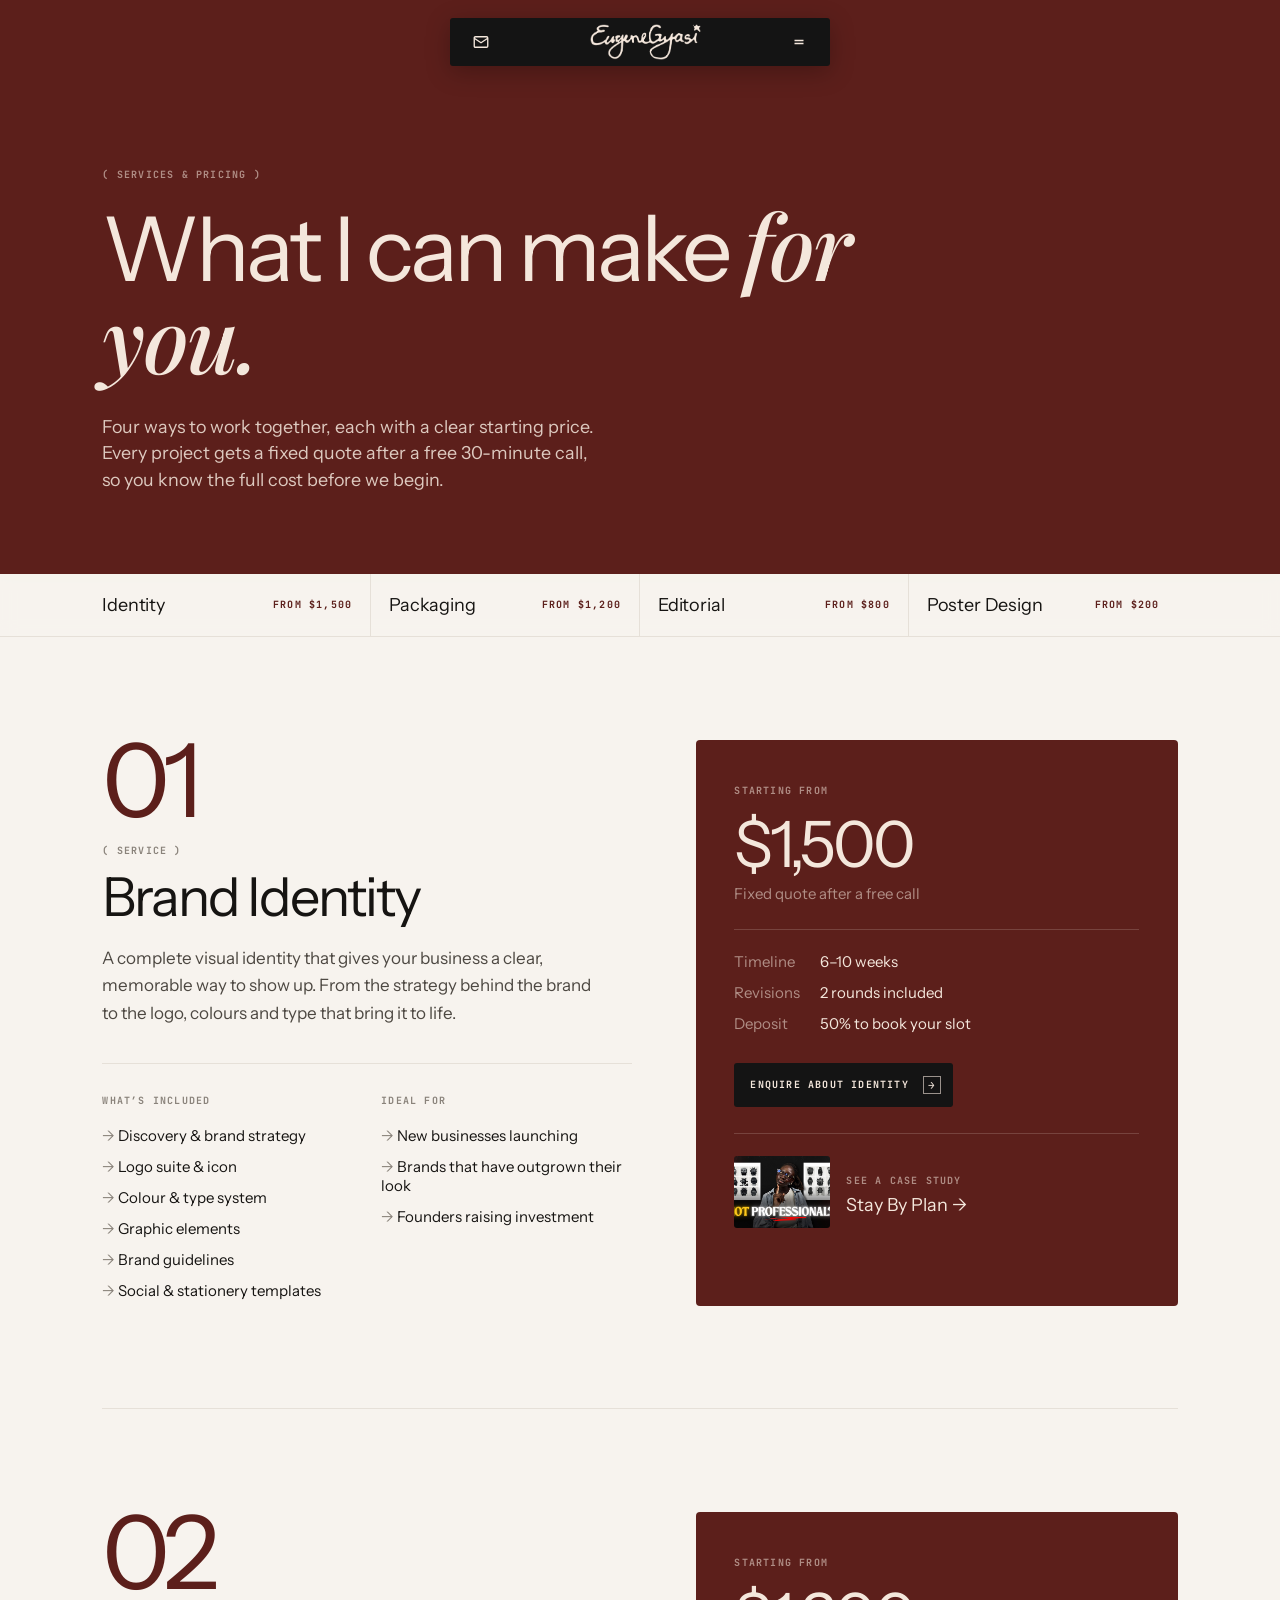
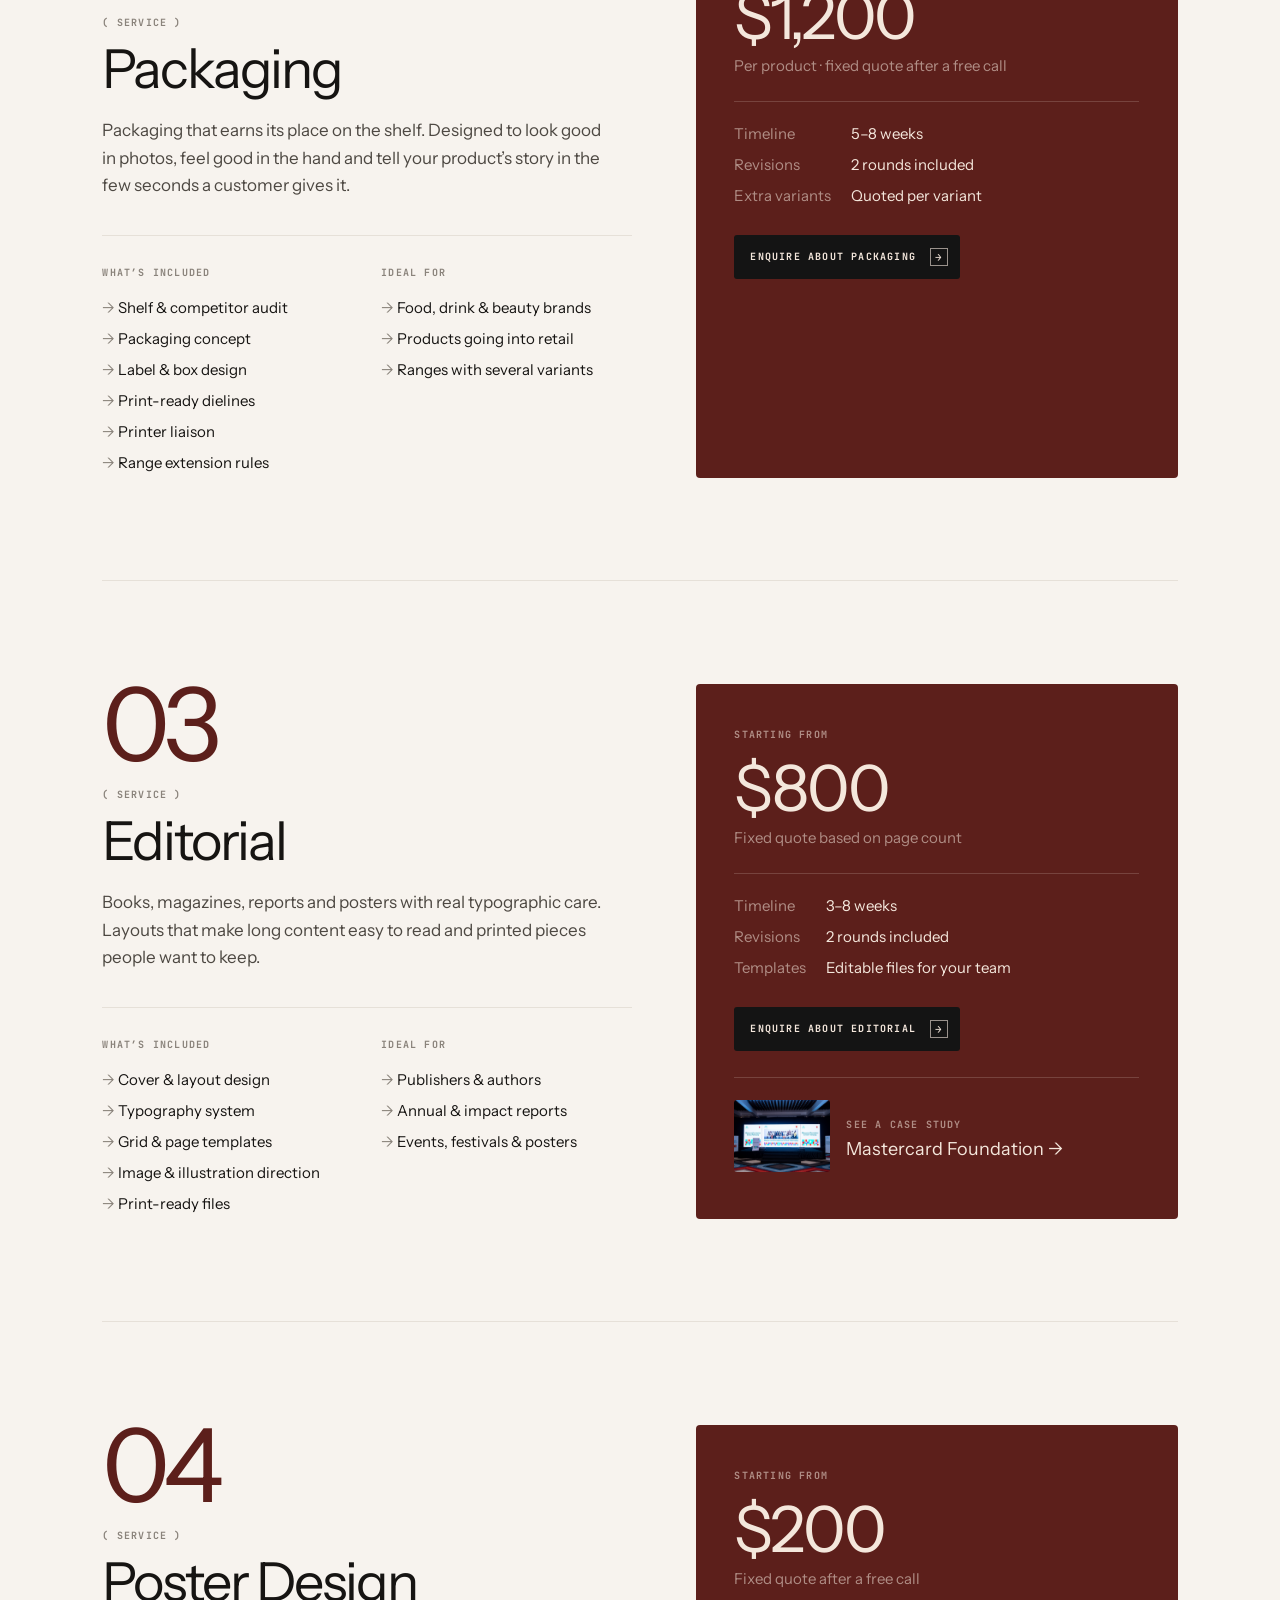
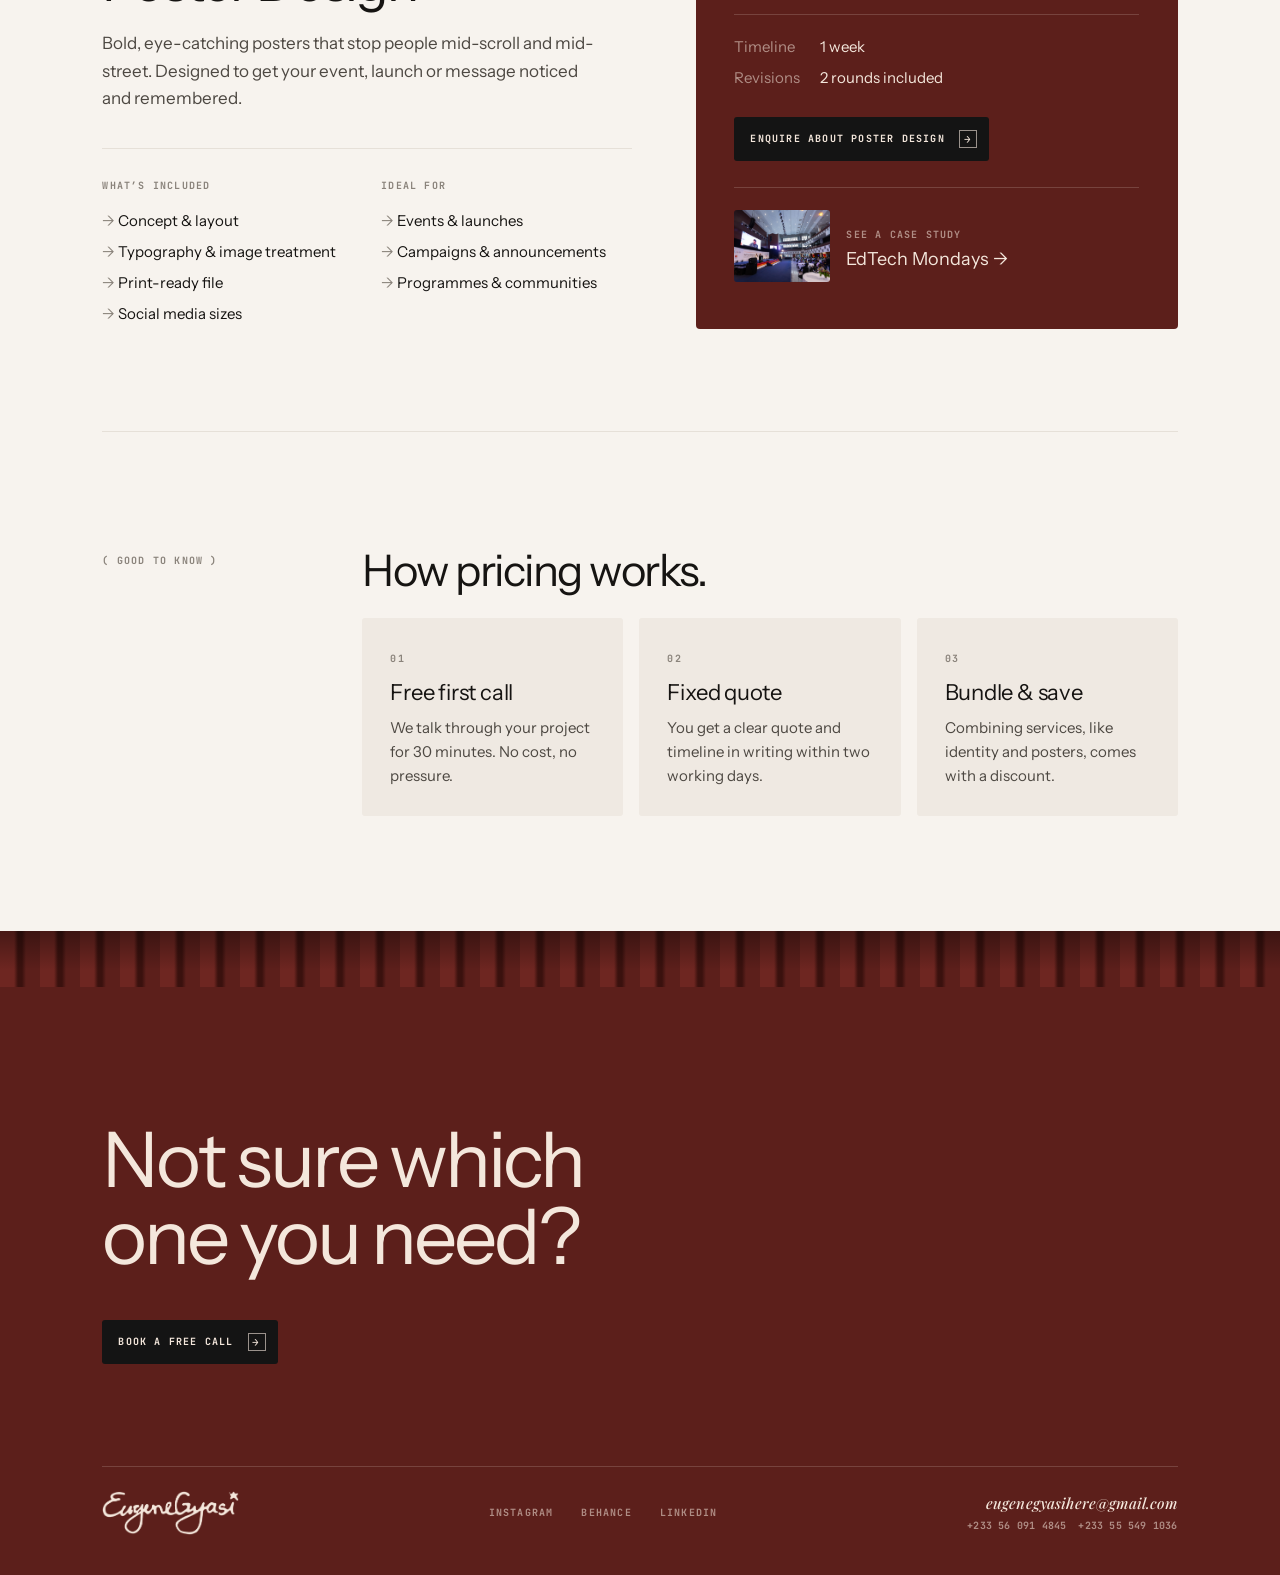
<file: services.html>
<!doctype html>
<html lang="en">
<head>
  <meta charset="UTF-8">
  <meta name="viewport" content="width=device-width, initial-scale=1.0">
  <title>Services &amp; Pricing — Brand Identity, Packaging, Editorial &amp; Poster Design | Eugene Gyasi</title>
  <link rel="icon" type="image/png" href="images/favicon.png">
  <link rel="apple-touch-icon" href="images/apple-touch-icon.png">
  <meta name="description" content="Brand design services from Eugene Gyasi in Accra, Ghana. Brand identity from $1,500, packaging from $1,200, editorial design from $800 and poster design from $200.">
  <meta property="og:type" content="website">
  <meta property="og:title" content="Services &amp; Pricing — Eugene Gyasi">
  <meta property="og:description" content="Brand identity, packaging, editorial and poster design, with clear starting prices.">

  <link rel="preconnect" href="https://fonts.googleapis.com">
  <link rel="preconnect" href="https://fonts.gstatic.com" crossorigin>
  <link href="https://fonts.googleapis.com/css2?family=Instrument+Sans:wght@400;500&family=JetBrains+Mono:wght@500;700&family=Playfair+Display:ital,wght@1,500&display=swap" rel="stylesheet">
  <link rel="stylesheet" href="site.css">

  <style>
    /* Jump links */
    .jump {
      position: sticky; top: 0; z-index: 10;
      background: rgba(247,243,238,.92); backdrop-filter: blur(8px);
      border-bottom: 1px solid var(--line);
      display: grid; grid-template-columns: repeat(4, 1fr);
    }
    .jump a {
      display: flex; justify-content: space-between; align-items: center; gap: 12px;
      padding: 20px 18px; border-right: 1px solid var(--line);
      transition: background .2s ease;
    }
    .jump a:first-child { padding-left: 0; }
    .jump a:last-child { border-right: 0; }
    .jump a:hover { background: #efe9e2; }
    .jump .name { font-size: 18px; letter-spacing: -.01em; }
    .jump .from { color: var(--wine); }

    /* Service sections */
    .service {
      display: grid; grid-template-columns: 1.1fr 1fr;
      gap: clamp(32px, 5vw, 96px);
      padding-top: clamp(64px, 8vw, 120px); padding-bottom: clamp(64px, 8vw, 120px);
      border-bottom: 1px solid var(--line);
      scroll-margin-top: 70px;
    }
    .service-num {
      font: 400 clamp(72px, 8vw, 140px)/.8 var(--sans);
      letter-spacing: -.06em; color: var(--wine); margin-bottom: 24px;
    }
    .service h2 { font: 400 clamp(38px, 4.2vw, 68px)/1 var(--sans); letter-spacing: -.04em; margin: 14px 0 22px; }
    .service .pitch { font-size: clamp(17px, 1.3vw, 20px); line-height: 1.6; color: #4d4842; margin: 0 0 36px; max-width: 46ch; }

    .includes { display: grid; grid-template-columns: 1fr 1fr; gap: 28px; padding-top: 24px; border-top: 1px solid var(--line); }
    .includes ul { list-style: none; margin: 12px 0 0; padding: 0; }
    .includes li { padding: 6px 0; font-size: 15px; }
    .includes li::before { content: "→ "; color: var(--muted); }

    /* Price card */
    .price-card {
      background: var(--wine); color: var(--cream);
      border-radius: 4px; padding: clamp(28px, 3vw, 44px);
      position: sticky; top: 90px;
    }
    .price-card .label { color: var(--cream-muted); }
    .price-card .price {
      font: 400 clamp(52px, 5vw, 88px)/1 var(--sans);
      letter-spacing: -.05em; margin: 14px 0 8px;
    }
    .price-card .note { color: var(--cream-muted); font-size: 15px; margin: 0 0 26px; }
    .price-card dl { display: grid; grid-template-columns: auto 1fr; gap: 12px 20px; margin: 0 0 30px; padding-top: 22px; border-top: 1px solid var(--cream-faint); font-size: 15px; }
    .price-card dt { color: var(--cream-muted); }
    .price-card dd { margin: 0; }
    .example {
      display: grid; grid-template-columns: 96px 1fr; gap: 16px; align-items: center;
      margin-top: 26px; padding-top: 22px; border-top: 1px solid var(--cream-faint);
    }
    .example img { width: 96px; aspect-ratio: 4 / 3; object-fit: cover; border-radius: 3px; background: #3e1310; }
    .example strong { display: block; font-weight: 400; font-size: 18px; margin-top: 6px; }
    .example:hover strong { text-decoration: underline; text-underline-offset: 4px; }

    /* Pricing notes */
    .notes { display: grid; grid-template-columns: repeat(3, 1fr); gap: 16px; }
    .note-card { background: #efe9e2; border-radius: 3px; padding: 28px; }
    .note-card h3 { font: 400 22px/1.2 var(--sans); margin: 14px 0 10px; letter-spacing: -.01em; }
    .note-card p { margin: 0; color: #4d4842; line-height: 1.6; font-size: 15px; }

    @media (max-width: 900px) {
      .jump { grid-template-columns: repeat(4, minmax(150px, 1fr)); overflow-x: auto; }
      .service { grid-template-columns: 1fr; }
      .price-card { position: static; }
      .notes { grid-template-columns: 1fr; }
    }
    @media (max-width: 560px) {
      .includes { grid-template-columns: 1fr; }
    }
  </style>
</head>

<body>

  <!-- ================= NAV ================= -->
  <nav class="nav" aria-label="Main navigation">
    <a href="contact.html" class="contact-link" aria-label="Contact" title="Contact">
      <svg width="18" height="18" viewBox="0 0 24 24" fill="none" stroke="currentColor" stroke-width="1.8"><rect x="3" y="5" width="18" height="14" rx="1.5"/><path d="M3 7l9 6 9-6"/></svg>
    </a>
    <a href="index.html" class="logo" aria-label="Eugene Gyasi — Home"><img src="images/logo-cream.png" alt="Eugene Gyasi" width="1246" height="402"></a>
    <button id="menuButton" aria-label="Open menu" aria-expanded="false">
      <svg width="18" height="18" viewBox="0 0 24 24" fill="none" stroke="currentColor" stroke-width="1.8"><path d="M6 10h12M6 14h12"/></svg>
    </button>
    <div class="menu label" id="menu">
      <a href="work.html">The Work</a>
      <a href="case-studies/index.html">Case Studies</a>
      <a href="services.html" aria-current="page">Services</a>
      <a href="process.html">The Process</a>
      <a href="about.html">About</a>
      <a href="contact.html">Contact</a>
    </div>
  </nav>

  <!-- ================= HEADER ================= -->
  <header class="page-head">
    <div class="label">( Services &amp; Pricing )</div>
    <h1>What I can make <em>for you.</em></h1>
    <p class="lead">Four ways to work together, each with a clear starting price. Every project gets a fixed quote after a free 30-minute call, so you know the full cost before we begin.</p>
  </header>

  <!-- ================= JUMP LINKS ================= -->
  <nav class="jump wrap" aria-label="Services">
    <a href="#identity"><span class="name">Identity</span><span class="from label">From $1,500</span></a>
    <a href="#packaging"><span class="name">Packaging</span><span class="from label">From $1,200</span></a>
    <a href="#editorial"><span class="name">Editorial</span><span class="from label">From $800</span></a>
    <a href="#poster"><span class="name">Poster Design</span><span class="from label">From $200</span></a>
  </nav>

  <main class="wrap">

    <!-- ================= IDENTITY ================= -->
    <section class="service" id="identity">
      <div class="reveal">
        <div class="service-num">01</div>
        <div class="label muted">( Service )</div>
        <h2>Brand Identity</h2>
        <p class="pitch">A complete visual identity that gives your business a clear, memorable way to show up. From the strategy behind the brand to the logo, colours and type that bring it to life.</p>
        <div class="includes">
          <div><span class="label muted">What’s included</span>
            <ul><li>Discovery &amp; brand strategy</li><li>Logo suite &amp; icon</li><li>Colour &amp; type system</li><li>Graphic elements</li><li>Brand guidelines</li><li>Social &amp; stationery templates</li></ul></div>
          <div><span class="label muted">Ideal for</span>
            <ul><li>New businesses launching</li><li>Brands that have outgrown their look</li><li>Founders raising investment</li></ul></div>
        </div>
      </div>
      <aside class="price-card reveal">
        <span class="label">Starting from</span>
        <div class="price">$1,500</div>
        <p class="note">Fixed quote after a free call</p>
        <dl>
          <dt>Timeline</dt><dd>6–10 weeks</dd>
          <dt>Revisions</dt><dd>2 rounds included</dd>
          <dt>Deposit</dt><dd>50% to book your slot</dd>
        </dl>
        <a class="btn" href="contact.html?service=identity">Enquire about Identity <span class="box">→</span></a>
        <a class="example" href="case-studies/stay-by-plan.html">
          <img src="images/projects/stay-by-plan/not-professional-thumbnail.jpg" alt="Stay By Plan" loading="lazy">
          <span><span class="label">See a case study</span><strong>Stay By Plan →</strong></span>
        </a>
      </aside>
    </section>

    <!-- ================= PACKAGING ================= -->
    <section class="service" id="packaging">
      <div class="reveal">
        <div class="service-num">02</div>
        <div class="label muted">( Service )</div>
        <h2>Packaging</h2>
        <p class="pitch">Packaging that earns its place on the shelf. Designed to look good in photos, feel good in the hand and tell your product’s story in the few seconds a customer gives it.</p>
        <div class="includes">
          <div><span class="label muted">What’s included</span>
            <ul><li>Shelf &amp; competitor audit</li><li>Packaging concept</li><li>Label &amp; box design</li><li>Print-ready dielines</li><li>Printer liaison</li><li>Range extension rules</li></ul></div>
          <div><span class="label muted">Ideal for</span>
            <ul><li>Food, drink &amp; beauty brands</li><li>Products going into retail</li><li>Ranges with several variants</li></ul></div>
        </div>
      </div>
      <aside class="price-card reveal">
        <span class="label">Starting from</span>
        <div class="price">$1,200</div>
        <p class="note">Per product · fixed quote after a free call</p>
        <dl>
          <dt>Timeline</dt><dd>5–8 weeks</dd>
          <dt>Revisions</dt><dd>2 rounds included</dd>
          <dt>Extra variants</dt><dd>Quoted per variant</dd>
        </dl>
        <a class="btn" href="contact.html?service=packaging">Enquire about Packaging <span class="box">→</span></a>
      </aside>
    </section>

    <!-- ================= EDITORIAL ================= -->
    <section class="service" id="editorial">
      <div class="reveal">
        <div class="service-num">03</div>
        <div class="label muted">( Service )</div>
        <h2>Editorial</h2>
        <p class="pitch">Books, magazines, reports and posters with real typographic care. Layouts that make long content easy to read and printed pieces people want to keep.</p>
        <div class="includes">
          <div><span class="label muted">What’s included</span>
            <ul><li>Cover &amp; layout design</li><li>Typography system</li><li>Grid &amp; page templates</li><li>Image &amp; illustration direction</li><li>Print-ready files</li></ul></div>
          <div><span class="label muted">Ideal for</span>
            <ul><li>Publishers &amp; authors</li><li>Annual &amp; impact reports</li><li>Events, festivals &amp; posters</li></ul></div>
        </div>
      </div>
      <aside class="price-card reveal">
        <span class="label">Starting from</span>
        <div class="price">$800</div>
        <p class="note">Fixed quote based on page count</p>
        <dl>
          <dt>Timeline</dt><dd>3–8 weeks</dd>
          <dt>Revisions</dt><dd>2 rounds included</dd>
          <dt>Templates</dt><dd>Editable files for your team</dd>
        </dl>
        <a class="btn" href="contact.html?service=editorial">Enquire about Editorial <span class="box">→</span></a>
        <a class="example" href="case-studies/mastercard-foundation-edtech-fellowship.html">
          <img src="images/projects/mastercard-foundation-edtech-fellowship/stage-screens.jpg" alt="Mastercard Foundation" loading="lazy">
          <span><span class="label">See a case study</span><strong>Mastercard Foundation →</strong></span>
        </a>
      </aside>
    </section>

    <!-- ================= POSTER DESIGN ================= -->
    <section class="service" id="poster">
      <div class="reveal">
        <div class="service-num">04</div>
        <div class="label muted">( Service )</div>
        <h2>Poster Design</h2>
        <p class="pitch">Bold, eye-catching posters that stop people mid-scroll and mid-street. Designed to get your event, launch or message noticed and remembered.</p>
        <div class="includes">
          <div><span class="label muted">What’s included</span>
            <ul><li>Concept &amp; layout</li><li>Typography &amp; image treatment</li><li>Print-ready file</li><li>Social media sizes</li></ul></div>
          <div><span class="label muted">Ideal for</span>
            <ul><li>Events &amp; launches</li><li>Campaigns &amp; announcements</li><li>Programmes &amp; communities</li></ul></div>
        </div>
      </div>
      <aside class="price-card reveal">
        <span class="label">Starting from</span>
        <div class="price">$200</div>
        <p class="note">Fixed quote after a free call</p>
        <dl>
          <dt>Timeline</dt><dd>1 week</dd>
          <dt>Revisions</dt><dd>2 rounds included</dd>
        </dl>
        <a class="btn" href="contact.html?service=poster">Enquire about Poster Design <span class="box">→</span></a>
        <a class="example" href="case-studies/edtech-mondays.html">
          <img src="images/projects/edtech-mondays/forum-venue.jpg" alt="EdTech Mondays" loading="lazy">
          <span><span class="label">See a case study</span><strong>EdTech Mondays →</strong></span>
        </a>
      </aside>
    </section>

  </main>

  <!-- ================= PRICING NOTES ================= -->
  <section class="section wrap split">
    <div class="label">( Good to Know )</div>
    <div>
      <h2 class="h2">How pricing works.</h2>
      <div class="notes">
        <div class="note-card reveal"><span class="label muted">01</span><h3>Free first call</h3><p>We talk through your project for 30 minutes. No cost, no pressure.</p></div>
        <div class="note-card reveal"><span class="label muted">02</span><h3>Fixed quote</h3><p>You get a clear quote and timeline in writing within two working days.</p></div>
        <div class="note-card reveal"><span class="label muted">03</span><h3>Bundle &amp; save</h3><p>Combining services, like identity and posters, comes with a discount.</p></div>
      </div>
    </div>
  </section>

  <!-- ================= FOOTER ================= -->
  <div class="curtain" aria-hidden="true"></div>
  <footer class="footer">
    <h2>Not sure which<br>one you need?</h2>
    <a href="contact.html" class="btn">Book a Free Call <span class="box">→</span></a>
    <div class="footer-row label">
      <a href="index.html" class="footer-logo" aria-label="Eugene Gyasi — Home"><img src="images/logo-cream.png" alt="Eugene Gyasi" width="1246" height="402"></a>
      <nav>
        <a href="https://www.instagram.com/eugenegyasi_" target="_blank" rel="noopener">Instagram</a>
        <a href="https://www.behance.net/gyasieugen5d35" target="_blank" rel="noopener">Behance</a>
        <a href="https://www.linkedin.com/in/eugene-gyasi" target="_blank" rel="noopener">LinkedIn</a>
      </nav>
      <div class="footer-contact">
        <a class="email" href="mailto:eugenegyasihere@gmail.com">eugenegyasihere@gmail.com</a>
        <div class="phones">
          <a href="tel:+233560914845">+233 56 091 4845</a>
          <a href="tel:+233555491036">+233 55 549 1036</a>
        </div>
      </div>
    </div>
  </footer>

  <script src="site.js"></script>
</body>
</html>
</file>
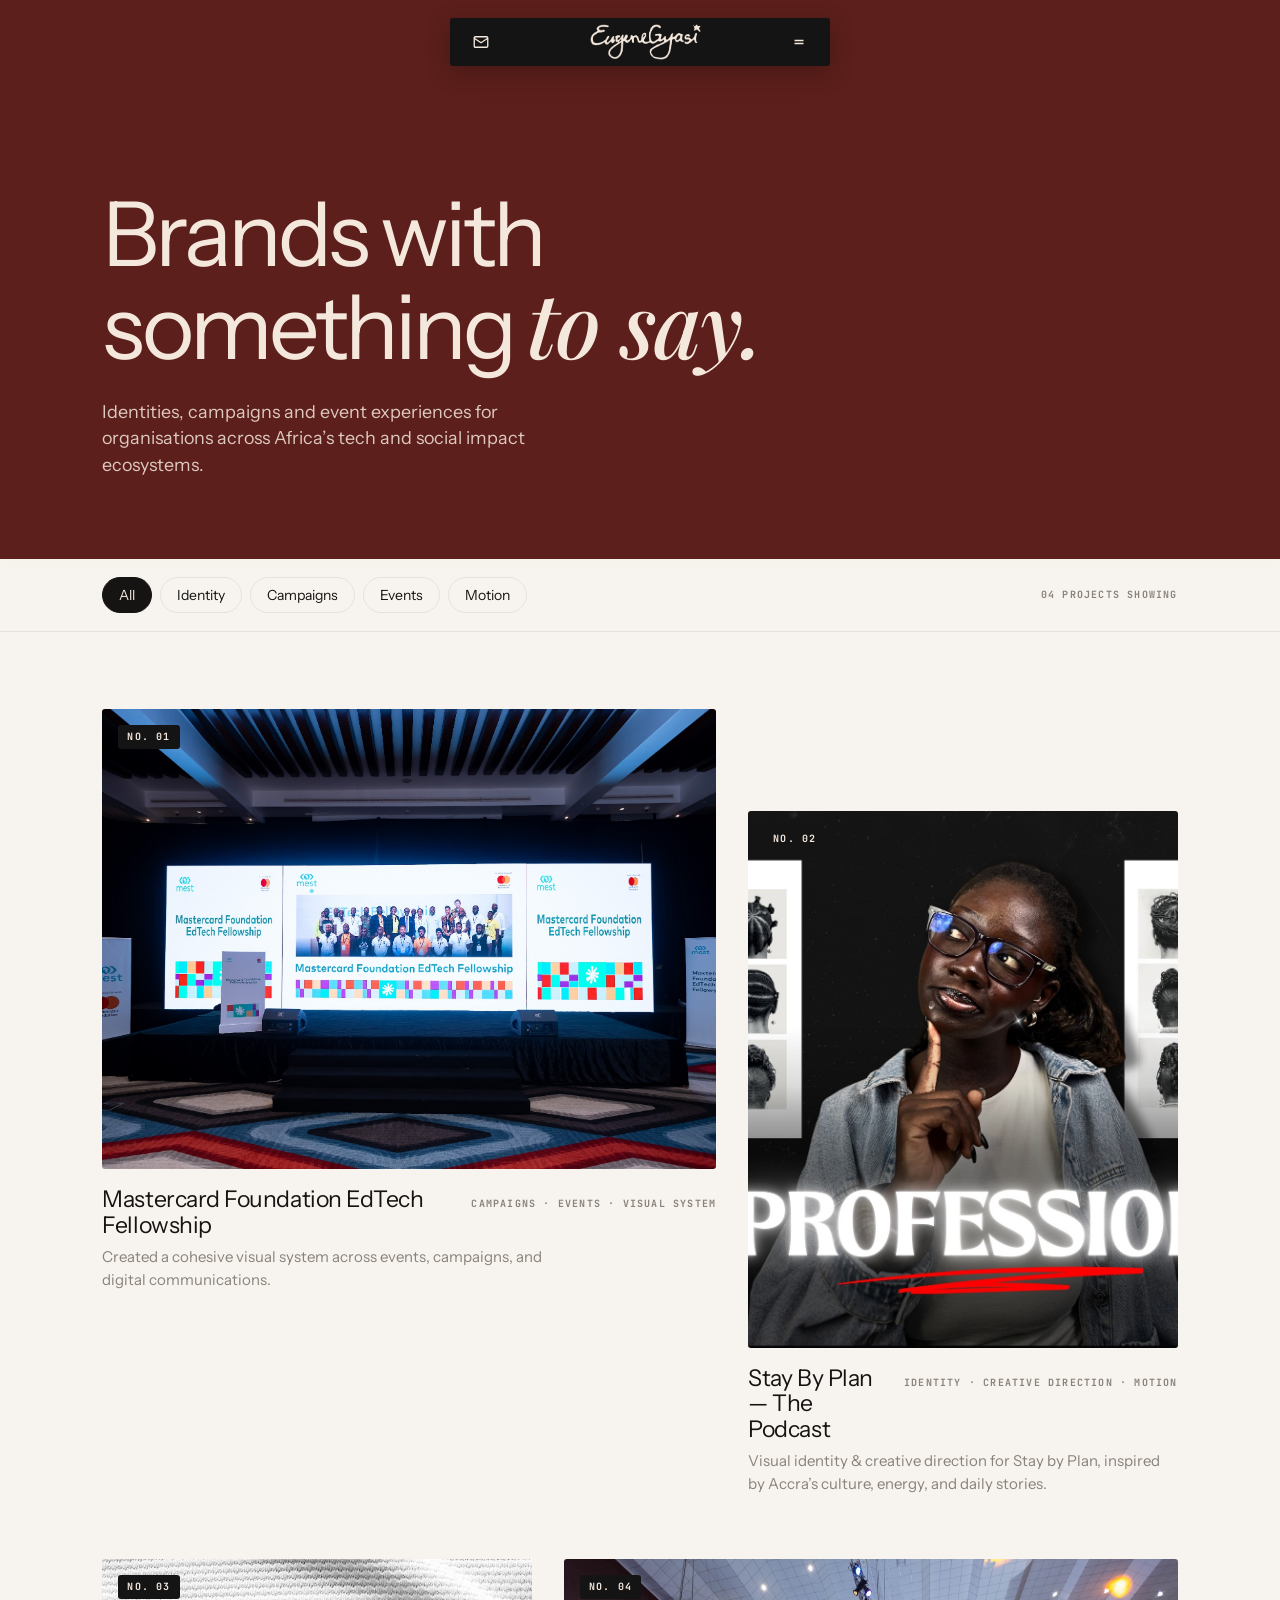
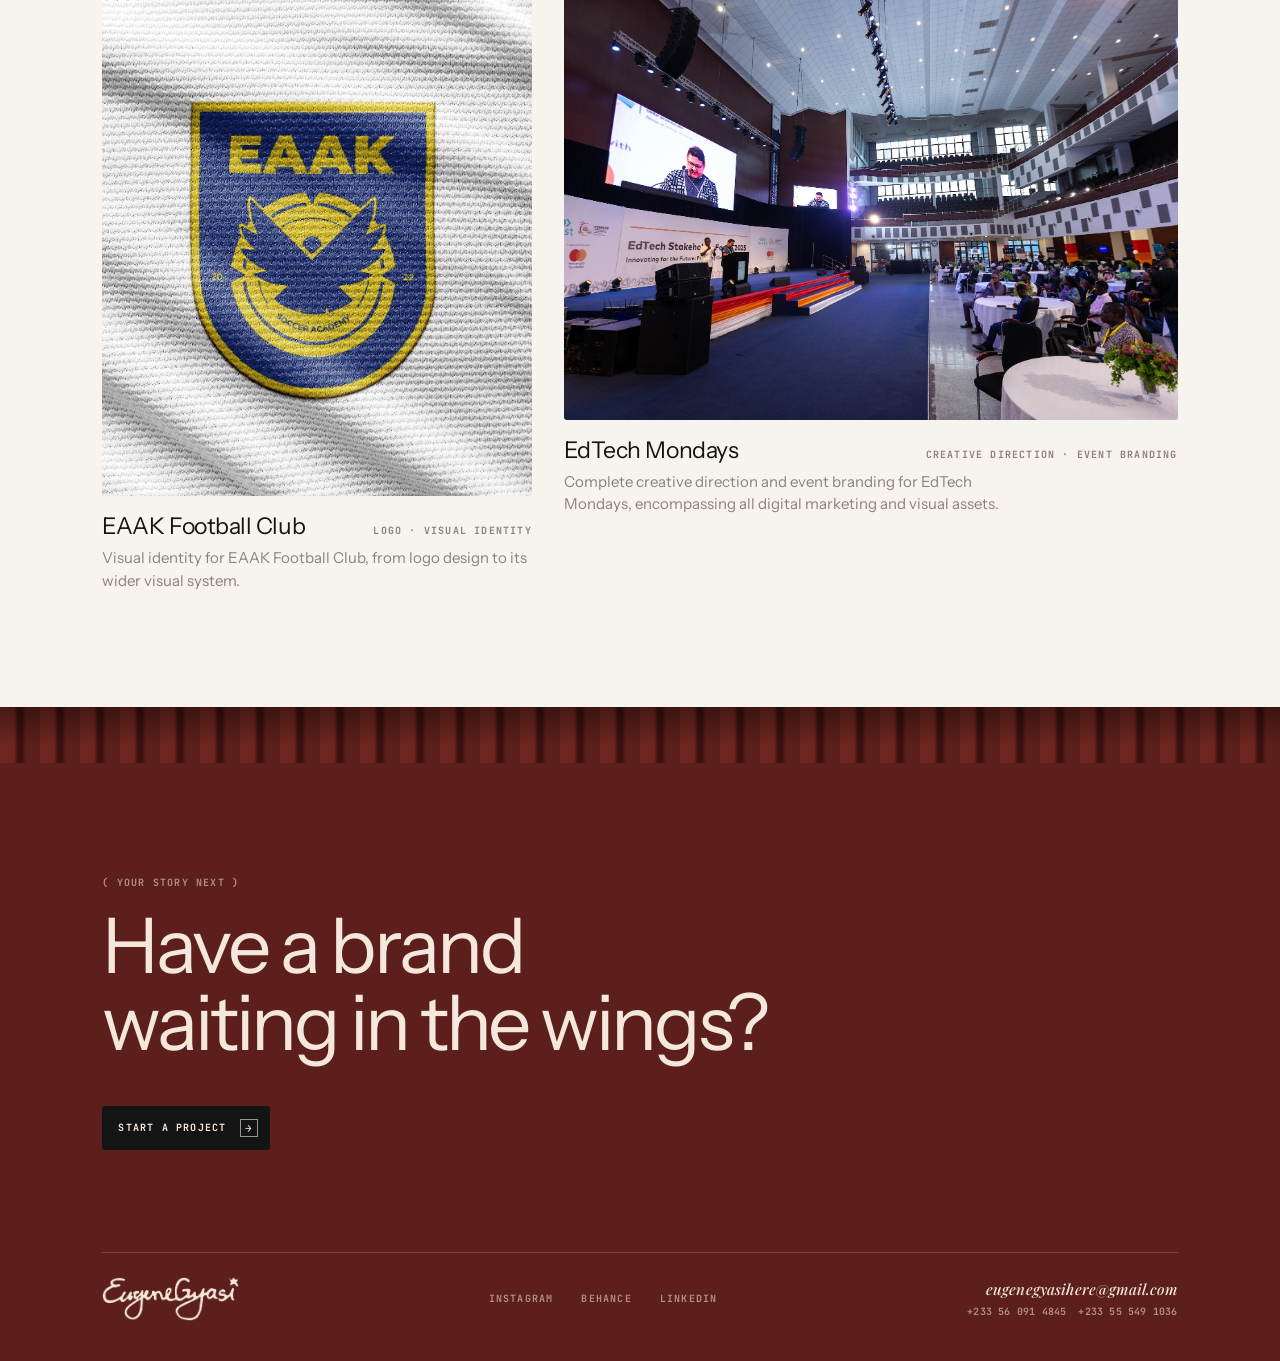
<file: work.html>
<!doctype html>
<html lang="en">
<head>
  <meta charset="UTF-8">
  <meta name="viewport" content="width=device-width, initial-scale=1.0">
  <title>The Work — Eugene Gyasi</title>
  <link rel="icon" type="image/png" href="images/favicon.png">
  <link rel="apple-touch-icon" href="images/apple-touch-icon.png">

  <link rel="preconnect" href="https://fonts.googleapis.com">
  <link rel="preconnect" href="https://fonts.gstatic.com" crossorigin>
  <link href="https://fonts.googleapis.com/css2?family=Instrument+Sans:wght@400;500&family=JetBrains+Mono:wght@500;700&family=Playfair+Display:ital,wght@1,500&display=swap" rel="stylesheet">
  <link rel="stylesheet" href="site.css">

  <style>
    /* Filters */
    .filters {
      position: sticky; top: 0; z-index: 10;
      background: rgba(247,243,238,.92);
      backdrop-filter: blur(8px);
      border-bottom: 1px solid var(--line);
      display: flex; align-items: center; justify-content: space-between;
      gap: 16px; flex-wrap: wrap;
      padding-top: 18px; padding-bottom: 18px;
    }
    .filter-list { display: flex; flex-wrap: wrap; gap: 8px; }
    .filter {
      background: transparent; border: 1px solid var(--line); color: var(--ink);
      padding: 10px 16px; border-radius: 999px; cursor: pointer;
      font: 400 14px/1 var(--sans);
      transition: background .2s, color .2s, border-color .2s;
    }
    .filter:hover { border-color: var(--ink); }
    .filter[aria-pressed="true"] { background: var(--ink); color: var(--cream); border-color: var(--ink); }
    .count { color: var(--muted); }

    /* Project grid */
    .grid {
      display: grid;
      grid-template-columns: repeat(12, 1fr);
      gap: clamp(40px, 5vw, 80px) clamp(20px, 2.5vw, 40px);
      padding-top: clamp(48px, 6vw, 90px);
      padding-bottom: clamp(64px, 9vw, 140px);
    }
    .project { grid-column: span 6; display: block; }
    .project.wide { grid-column: span 7; }
    .project.narrow { grid-column: span 5; }
    .project.narrow.offset { margin-top: clamp(40px, 8vw, 140px); }
    .project.full { grid-column: span 12; }
    .project.hidden { display: none; }

    .project-media {
      position: relative; overflow: hidden;
      background: #e3ddd4; border-radius: 3px;
      aspect-ratio: 4 / 3;
    }
    .project.narrow .project-media { aspect-ratio: 4 / 5; }
    .project.full .project-media { aspect-ratio: 21 / 9; }
    .project-media img {
      width: 100%; height: 100%; object-fit: cover;
      transition: transform 1s cubic-bezier(.2,.7,.2,1);
    }
    .project:hover .project-media img { transform: scale(1.05); }
    .project-media .no {
      position: absolute; top: 16px; left: 16px;
      background: var(--bar); color: var(--cream);
      padding: 7px 9px; border-radius: 3px;
    }
    .project-media .view {
      position: absolute; right: 16px; bottom: 16px;
      opacity: 0; transform: translateY(8px);
      transition: opacity .3s ease, transform .3s ease;
    }
    .project:hover .view { opacity: 1; transform: none; }

    .project-info {
      display: flex; justify-content: space-between; align-items: baseline;
      gap: 20px; margin-top: 18px;
    }
    .project h3 { font: 400 clamp(22px, 1.8vw, 30px)/1.1 var(--sans); letter-spacing: -.02em; margin: 0; }
    .project p { margin: 8px 0 0; color: var(--muted); font-size: 15px; line-height: 1.5; max-width: 46ch; }
    .project .tags { white-space: nowrap; color: var(--muted); }

    /* When a filter is active, switch to a tidy even grid */
    .grid.filtered .project { grid-column: span 6; margin-top: 0; }
    .grid.filtered .project-media { aspect-ratio: 4 / 3; }

    @media (max-width: 800px) {
      .grid.filtered .project { grid-column: span 12; }
      .project, .project.wide, .project.narrow, .project.full { grid-column: span 12; }
      .project.narrow.offset { margin-top: 0; }
      .project.narrow .project-media { aspect-ratio: 4 / 3; }
    }
  </style>
</head>

<body>

  <!-- ================= NAV ================= -->
  <nav class="nav" aria-label="Main navigation">
    <a href="contact.html" class="contact-link" aria-label="Contact" title="Contact">
      <svg width="18" height="18" viewBox="0 0 24 24" fill="none" stroke="currentColor" stroke-width="1.8"><rect x="3" y="5" width="18" height="14" rx="1.5"/><path d="M3 7l9 6 9-6"/></svg>
    </a>
    <a href="index.html" class="logo" aria-label="Eugene Gyasi — Home"><img src="images/logo-cream.png" alt="Eugene Gyasi" width="1246" height="402"></a>
    <button id="menuButton" aria-label="Open menu" aria-expanded="false">
      <svg width="18" height="18" viewBox="0 0 24 24" fill="none" stroke="currentColor" stroke-width="1.8"><path d="M6 10h12M6 14h12"/></svg>
    </button>
    <div class="menu label" id="menu">
      <a href="work.html" aria-current="page">The Work</a>
      <a href="case-studies/index.html">Case Studies</a>
      <a href="services.html">Services</a>
      <a href="process.html">The Process</a>
      <a href="about.html">About</a>
      <a href="contact.html">Contact</a>
    </div>
  </nav>

  <!-- ================= HEADER ================= -->
  <header class="page-head">
    <h1>Brands with something <em>to say.</em></h1>
    <p class="lead">Identities, campaigns and event experiences for organisations across Africa’s tech and social impact ecosystems.</p>
  </header>

  <!-- ================= FILTERS ================= -->
  <div class="filters wrap">
    <div class="filter-list" role="group" aria-label="Filter projects">
      <button class="filter" aria-pressed="true" data-filter="all">All</button>
      <button class="filter" aria-pressed="false" data-filter="identity">Identity</button>
      <button class="filter" aria-pressed="false" data-filter="campaigns">Campaigns</button>
      <button class="filter" aria-pressed="false" data-filter="events">Events</button>
      <button class="filter" aria-pressed="false" data-filter="motion">Motion</button>
    </div>
    <span class="label count"><span id="count">04</span> projects showing</span>
  </div>

  <!-- ================= GRID ================= -->
  <!-- Replace the picsum images, names and descriptions with your real projects -->
  <main class="grid wrap" id="grid">

    <a href="case-studies/mastercard-foundation-edtech-fellowship.html" class="project wide reveal" data-cat="campaigns events">
      <div class="project-media">
        <!-- Replace with an image from the Mastercard Foundation Drive subfolder -->
        <img src="images/projects/mastercard-foundation-edtech-fellowship/stage-screens.jpg" alt="Mastercard Foundation EdTech Fellowship">
        <span class="no label">No. 01</span>
        <span class="view btn">View Project <span class="box">→</span></span>
      </div>
      <div class="project-info"><h3>Mastercard Foundation EdTech Fellowship</h3><span class="tags label">Campaigns · Events · Visual System</span></div>
      <p>Created a cohesive visual system across events, campaigns, and digital communications.</p>
    </a>

    <a href="case-studies/stay-by-plan.html" class="project narrow offset reveal" data-cat="identity motion">
      <div class="project-media">
        <!-- Replace with an image from the Stay By Plan Drive subfolder -->
        <img src="images/projects/stay-by-plan/not-professional-thumbnail.jpg" alt="Stay By Plan — The Podcast">
        <span class="no label">No. 02</span>
        <span class="view btn">View Project <span class="box">→</span></span>
      </div>
      <div class="project-info"><h3>Stay By Plan — The Podcast</h3><span class="tags label">Identity · Creative Direction · Motion</span></div>
      <p>Visual identity &amp; creative direction for Stay by Plan, inspired by Accra’s culture, energy, and daily stories.</p>
    </a>

    <a href="case-studies/eaak-football-club.html" class="project narrow reveal" data-cat="identity">
      <div class="project-media">
        <!-- Replace with an image from the EAAK Football Club Drive subfolder -->
        <img src="images/projects/eaak-football-club/badge-closeup.jpg" alt="EAAK Football Club">
        <span class="no label">No. 03</span>
        <span class="view btn">View Project <span class="box">→</span></span>
      </div>
      <div class="project-info"><h3>EAAK Football Club</h3><span class="tags label">Logo · Visual Identity</span></div>
      <p>Visual identity for EAAK Football Club, from logo design to its wider visual system.</p>
    </a>

    <a href="case-studies/edtech-mondays.html" class="project wide reveal" data-cat="events campaigns">
      <div class="project-media">
        <!-- Replace with an image from the EdTech Mondays Drive subfolder -->
        <img src="images/projects/edtech-mondays/forum-venue.jpg" alt="EdTech Mondays">
        <span class="no label">No. 04</span>
        <span class="view btn">View Project <span class="box">→</span></span>
      </div>
      <div class="project-info"><h3>EdTech Mondays</h3><span class="tags label">Creative Direction · Event Branding</span></div>
      <p>Complete creative direction and event branding for EdTech Mondays, encompassing all digital marketing and visual assets.</p>
    </a>

  </main>

  <!-- ================= FOOTER ================= -->
  <div class="curtain" aria-hidden="true"></div>
  <footer class="footer">
    <div class="label">( Your Story Next )</div>
    <h2>Have a brand<br>waiting in the wings?</h2>
    <a href="contact.html" class="btn">Start a Project <span class="box">→</span></a>
    <div class="footer-row label">
      <a href="index.html" class="footer-logo" aria-label="Eugene Gyasi — Home"><img src="images/logo-cream.png" alt="Eugene Gyasi" width="1246" height="402"></a>
      <nav>
        <a href="https://www.instagram.com/eugenegyasi_" target="_blank" rel="noopener">Instagram</a>
        <a href="https://www.behance.net/gyasieugen5d35" target="_blank" rel="noopener">Behance</a>
        <a href="https://www.linkedin.com/in/eugene-gyasi" target="_blank" rel="noopener">LinkedIn</a>
      </nav>
      <div class="footer-contact">
        <a class="email" href="mailto:eugenegyasihere@gmail.com">eugenegyasihere@gmail.com</a>
        <div class="phones">
          <a href="tel:+233560914845">+233 56 091 4845</a>
          <a href="tel:+233555491036">+233 55 549 1036</a>
        </div>
      </div>
    </div>
  </footer>

  <script src="site.js"></script>
  <script>
    // Project filters
    const filters = document.querySelectorAll('.filter');
    const projects = document.querySelectorAll('.project');
    const count = document.getElementById('count');
    filters.forEach(btn => btn.addEventListener('click', () => {
      filters.forEach(f => f.setAttribute('aria-pressed', 'false'));
      btn.setAttribute('aria-pressed', 'true');
      const cat = btn.dataset.filter;
      document.getElementById('grid').classList.toggle('filtered', cat !== 'all');
      let shown = 0;
      projects.forEach(p => {
        const match = cat === 'all' || p.dataset.cat.split(' ').includes(cat);
        p.classList.toggle('hidden', !match);
        if (match) { shown++; p.classList.add('in'); }
      });
      count.textContent = String(shown).padStart(2, '0');
    }));
  </script>
</body>
</html>
</file>
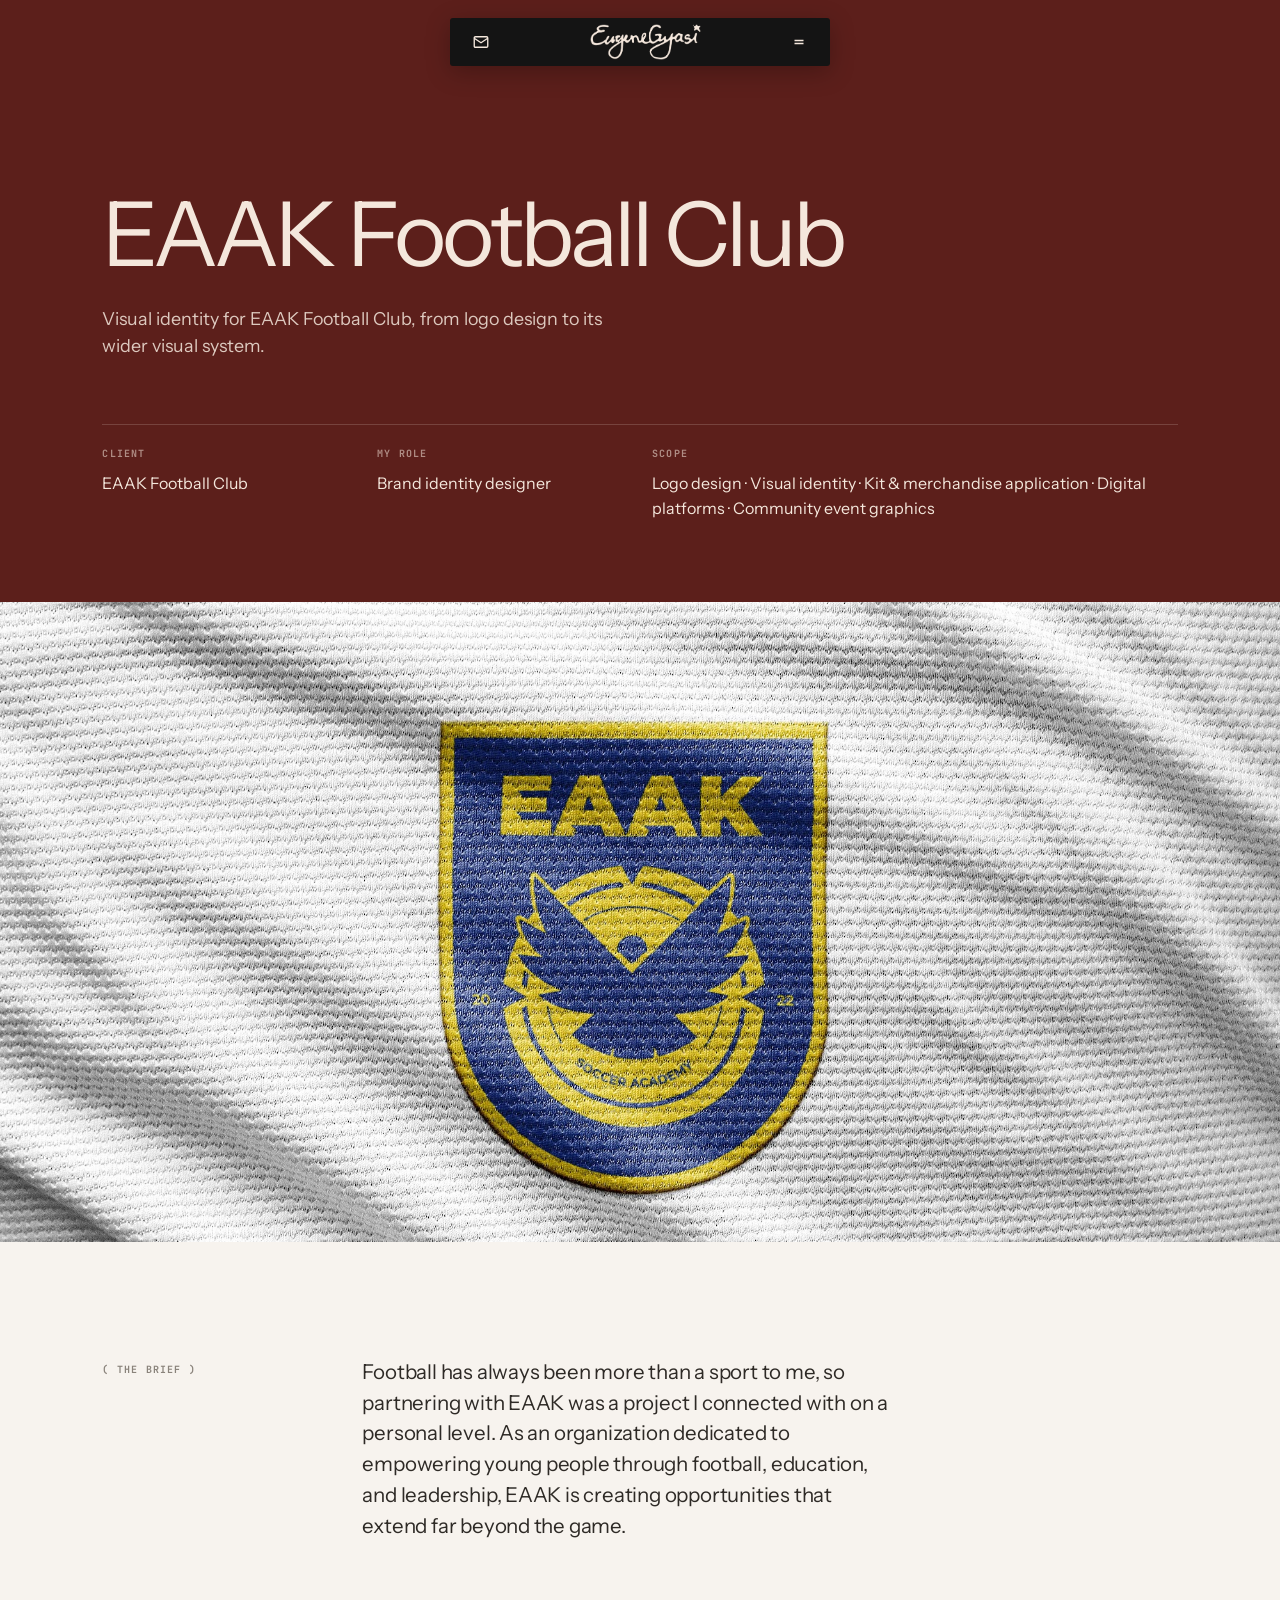
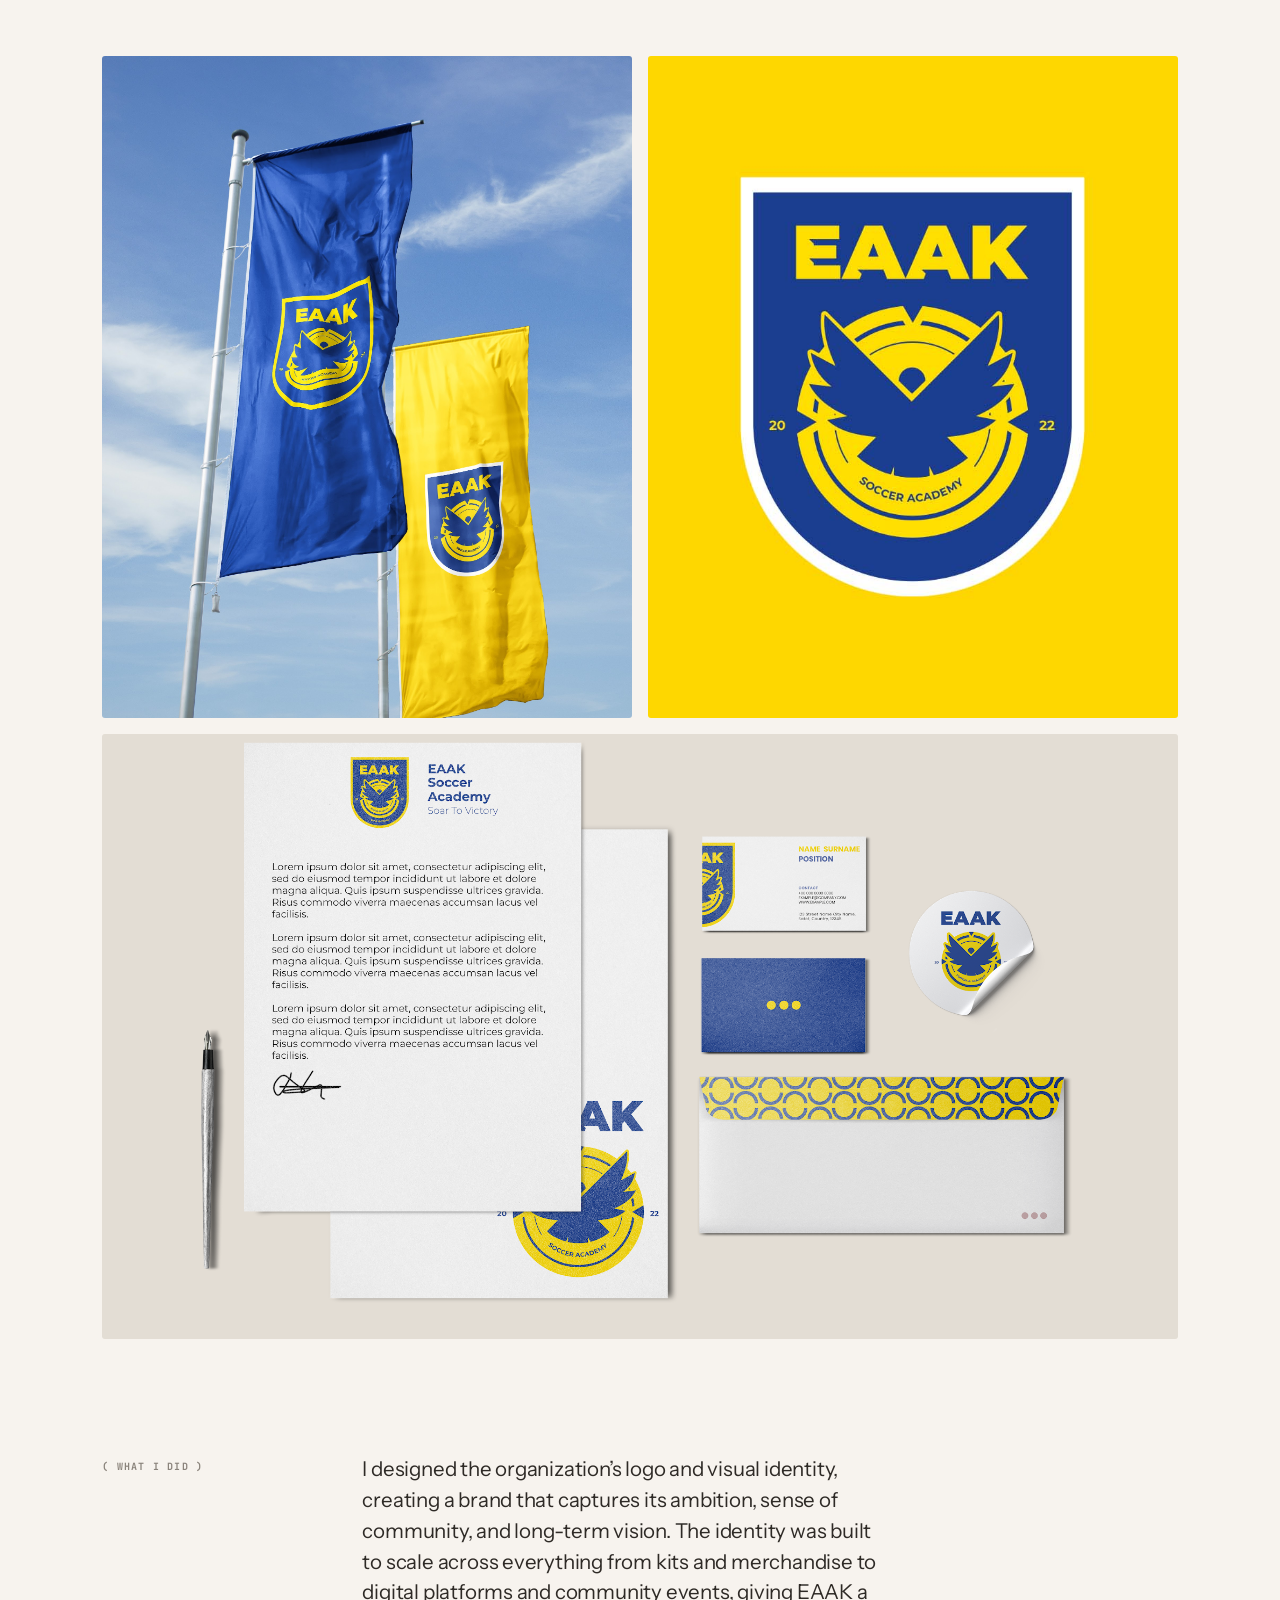
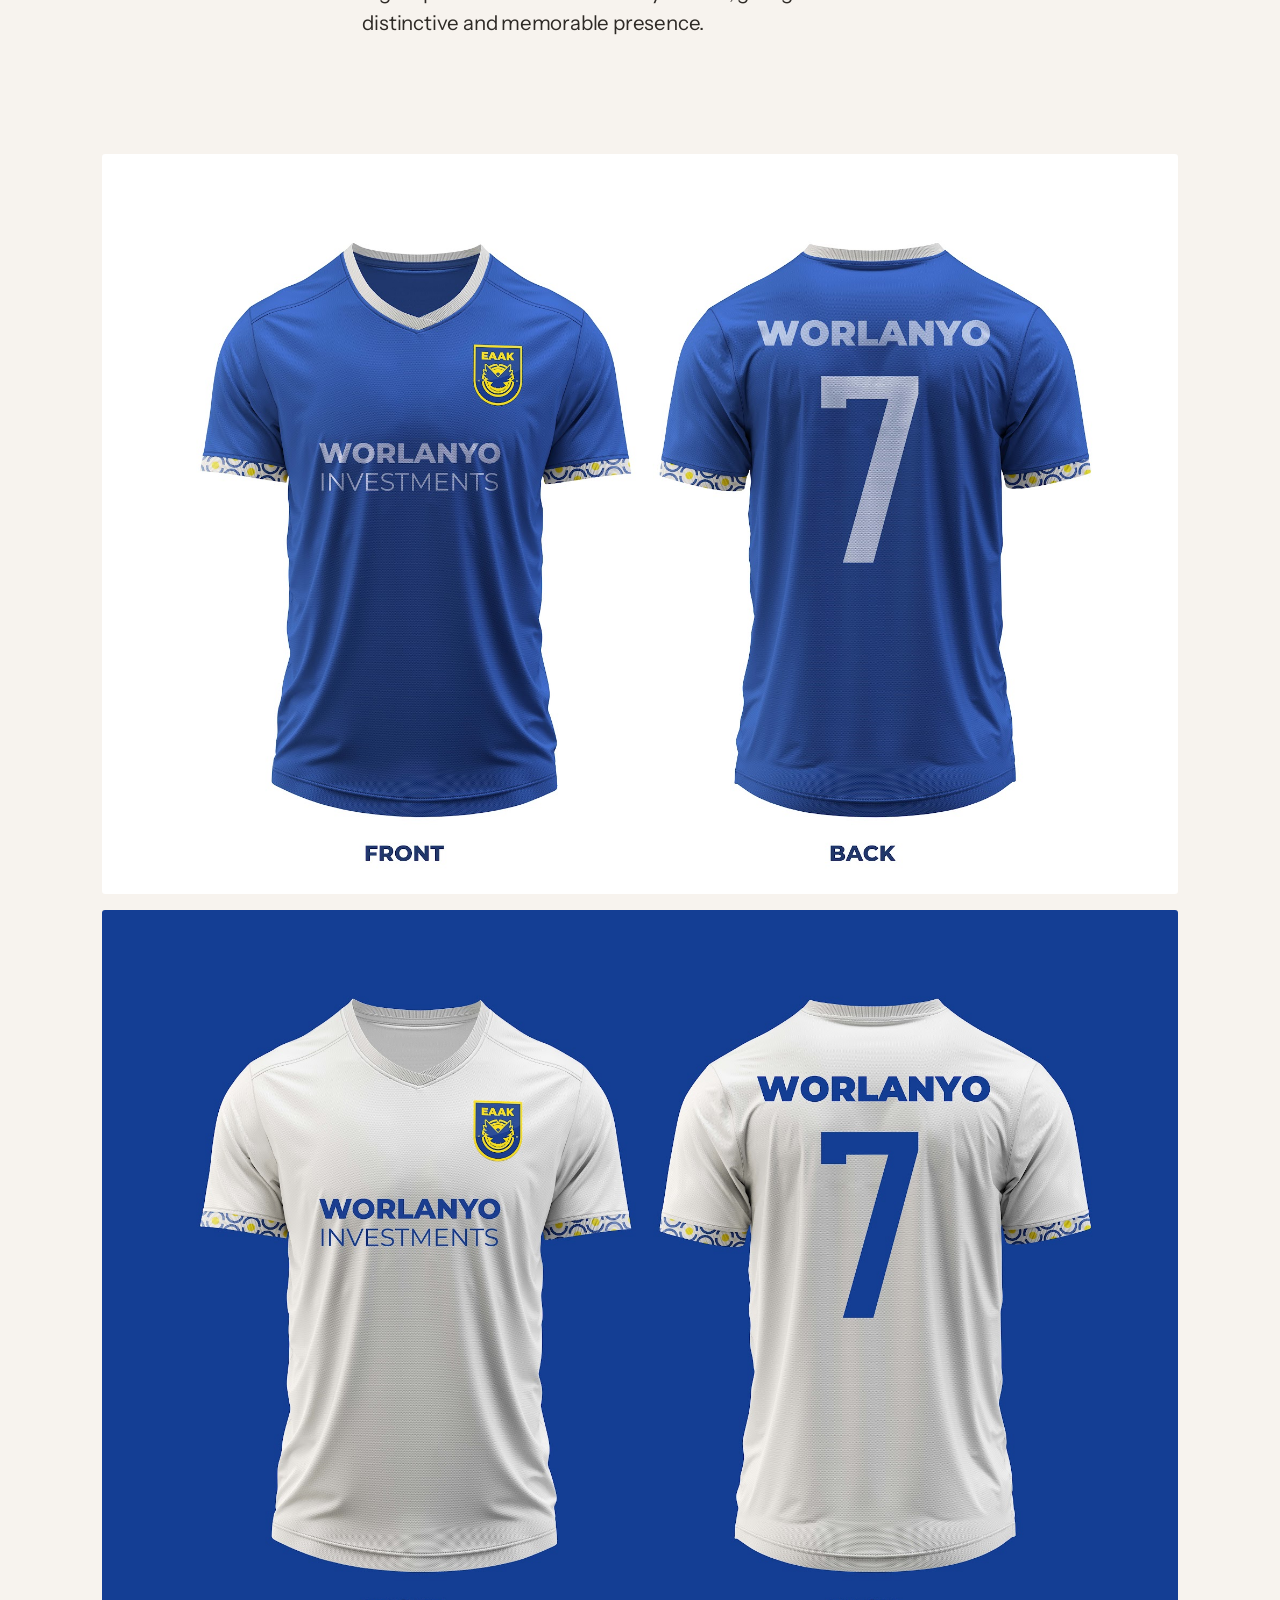
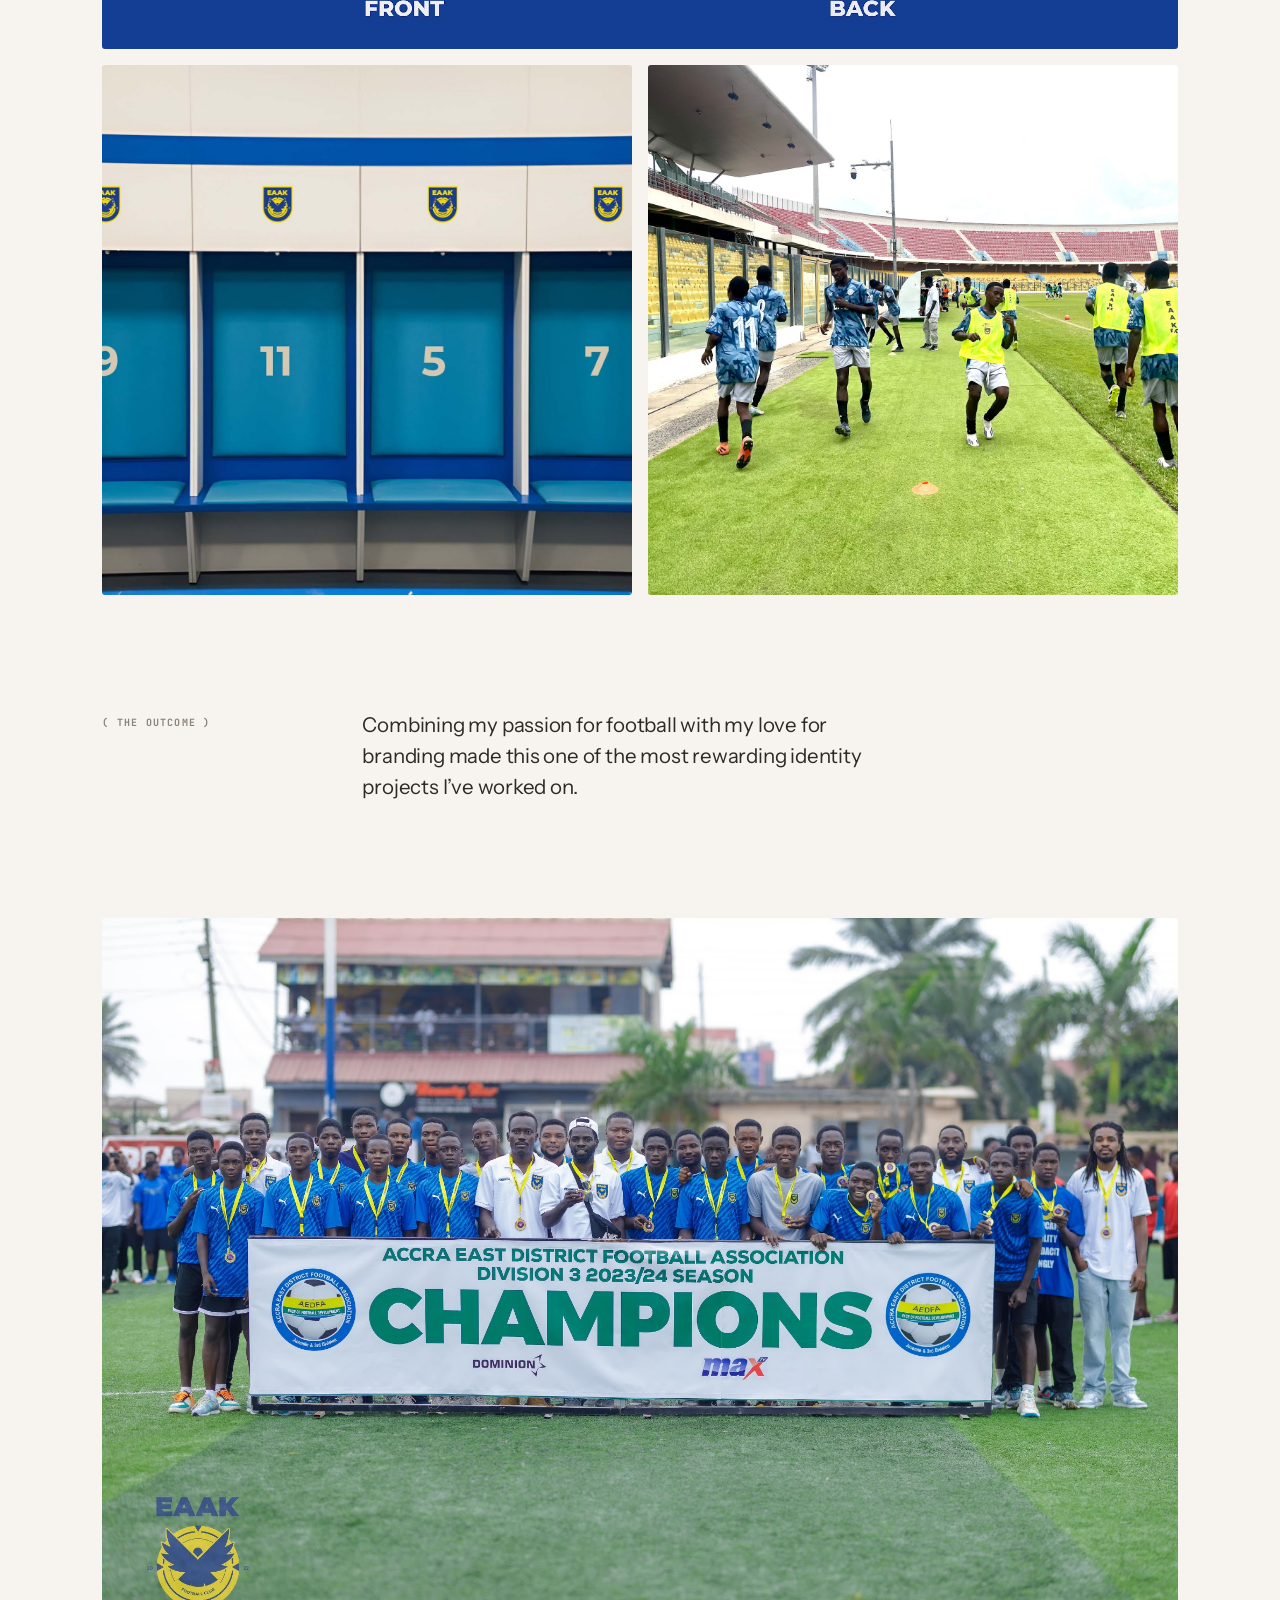
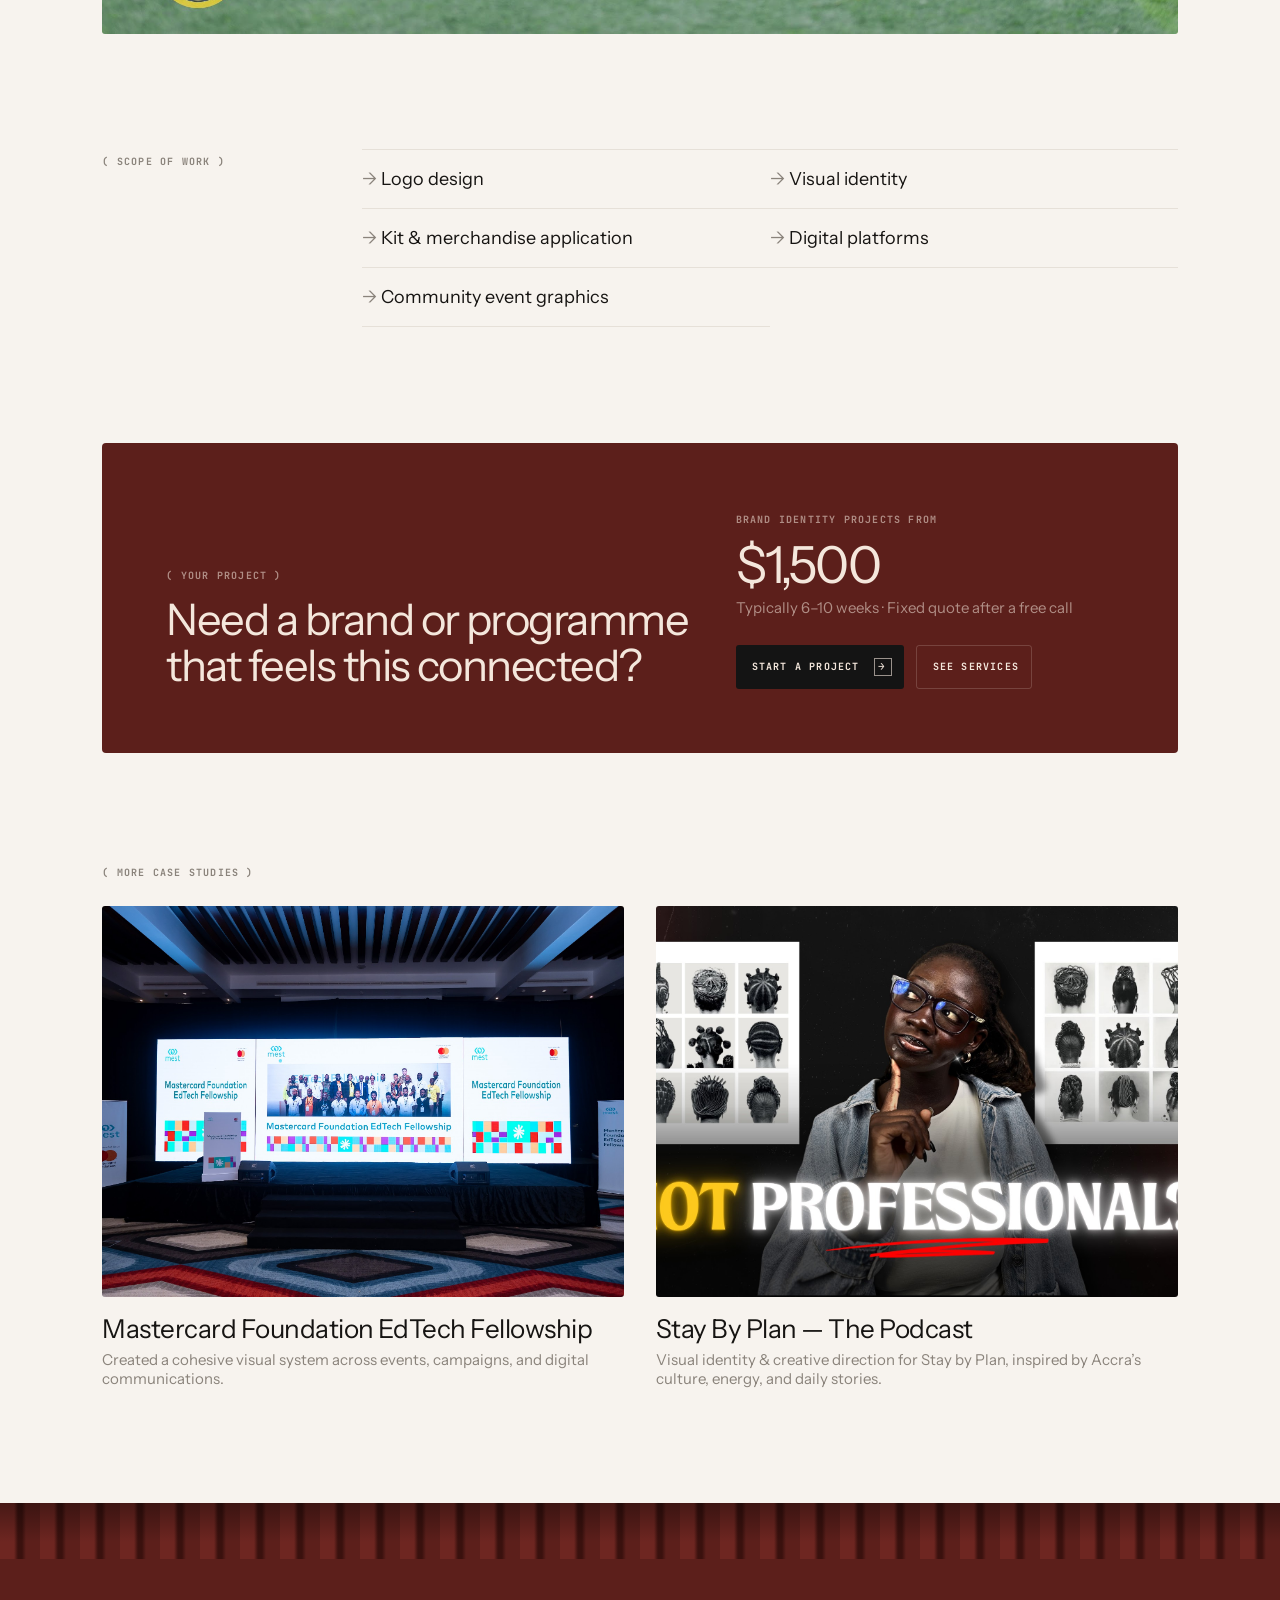
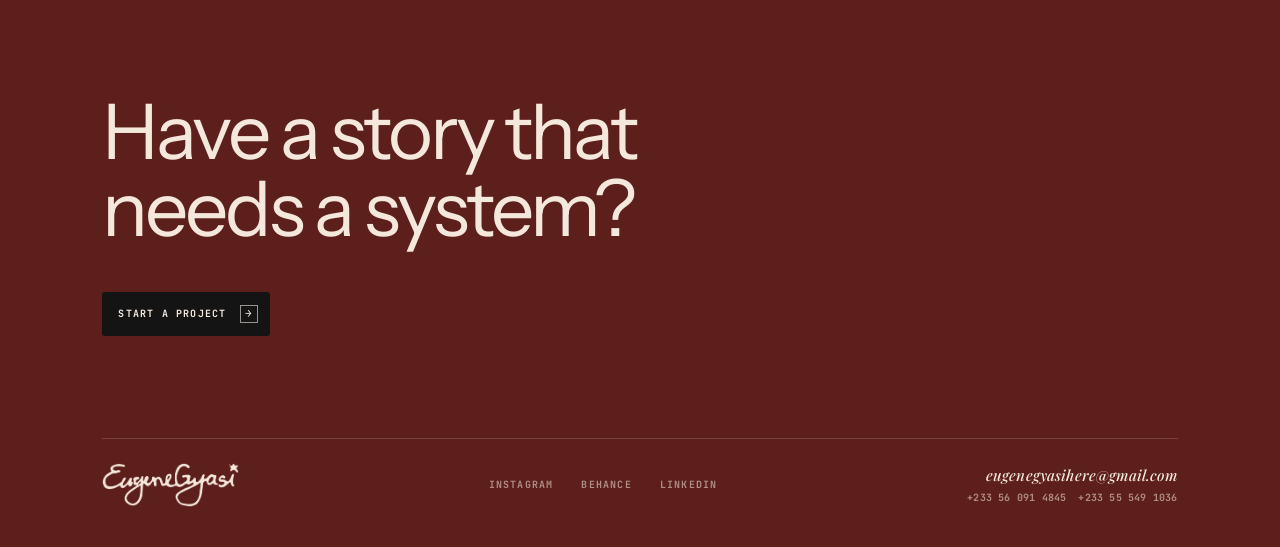
<file: case-studies/eaak-football-club.html>
<!doctype html>
<html lang="en">
<head>
  <meta charset="UTF-8">
  <meta name="viewport" content="width=device-width, initial-scale=1.0">
  <title>EAAK Football Club — Logo and visual identity for a youth football organisation | Eugene Gyasi</title>
  <meta name="description" content="Visual identity for EAAK Football Club, from logo design to its wider visual system. A case study by Eugene Gyasi, multidisciplinary creative in Accra.">
  <meta property="og:type" content="article">
  <meta property="og:title" content="EAAK Football Club — Case Study">
  <meta property="og:description" content="Visual identity for EAAK Football Club, from logo design to its wider visual system.">
  <meta property="og:image" content="../images/projects/eaak-football-club/badge-closeup.jpg">
  <meta name="twitter:card" content="summary_large_image">
  <link rel="icon" type="image/png" href="../images/favicon.png">
  <link rel="apple-touch-icon" href="../images/apple-touch-icon.png">
  <link rel="preconnect" href="https://fonts.googleapis.com">
  <link rel="preconnect" href="https://fonts.gstatic.com" crossorigin>
  <link href="https://fonts.googleapis.com/css2?family=Instrument+Sans:wght@400;500&family=JetBrains+Mono:wght@500;700&family=Playfair+Display:ital,wght@1,500&display=swap" rel="stylesheet">
  <link rel="stylesheet" href="../site.css">
  <link rel="stylesheet" href="case-study.css">
  <script type="application/ld+json">{"@context":"https://schema.org","@type":"CreativeWork","name":"EAAK Football Club: Logo and visual identity for a youth football organisation","description":"Visual identity for EAAK Football Club, from logo design to its wider visual system.","image":"../images/projects/eaak-football-club/badge-closeup.jpg","creator":{"@type":"Person","name":"Eugene Gyasi","jobTitle":"Multidisciplinary Creative","address":{"@type":"PostalAddress","addressLocality":"Accra","addressCountry":"GH"}},"keywords":"Logo, Visual Identity, Logo design, Visual identity, Kit & merchandise application, Digital platforms, Community event graphics"}</script>
</head>

<body>

  <nav class="nav" aria-label="Main navigation">
    <a href="../contact.html" class="contact-link" aria-label="Contact" title="Contact">
      <svg width="18" height="18" viewBox="0 0 24 24" fill="none" stroke="currentColor" stroke-width="1.8"><rect x="3" y="5" width="18" height="14" rx="1.5"/><path d="M3 7l9 6 9-6"/></svg>
    </a>
    <a href="../index.html" class="logo" aria-label="Eugene Gyasi — Home"><img src="../images/logo-cream.png" alt="Eugene Gyasi" width="1246" height="402"></a>
    <button id="menuButton" aria-label="Open menu" aria-expanded="false">
      <svg width="18" height="18" viewBox="0 0 24 24" fill="none" stroke="currentColor" stroke-width="1.8"><path d="M6 10h12M6 14h12"/></svg>
    </button>
    <div class="menu label" id="menu">
      <a href="../work.html">The Work</a>
      <a href="index.html">Case Studies</a>
      <a href="../services.html">Services</a>
      <a href="../process.html">The Process</a>
      <a href="../about.html">About</a>
      <a href="../contact.html">Contact</a>
    </div>
  </nav>

  <header class="page-head">
    <h1>EAAK Football Club</h1>
    <p class="lead">Visual identity for EAAK Football Club, from logo design to its wider visual system.</p>
    <div class="meta">
      <div><span class="label">Client</span><p>EAAK Football Club</p></div>
      <div><span class="label">My Role</span><p>Brand identity designer</p></div>
      <div style="grid-column: span 2"><span class="label">Scope</span><p>Logo design · Visual identity · Kit &amp; merchandise application · Digital platforms · Community event graphics</p></div>
    </div>
  </header>

  <img class="hero-img" src="../images/projects/eaak-football-club/badge-closeup.jpg" alt="EAAK Football Club crest embroidered on white fabric">

  <main>

    <section class="section wrap split text">
      <div class="label">( The Brief )</div>
      <div class="reveal"><p>Football has always been more than a sport to me, so partnering with EAAK was a project I connected with on a personal level. As an organization dedicated to empowering young people through football, education, and leadership, EAAK is creating opportunities that extend far beyond the game.</p></div>
    </section>

    <section class="wrap">
      <div class="gallery">
        <img class="tall reveal" src="../images/projects/eaak-football-club/flag.jpg" alt="EAAK blue and yellow club flags against the sky" loading="lazy">
        <img class="tall reveal" src="../images/projects/eaak-football-club/logo-yellow.jpg" alt="EAAK crest on a yellow background" loading="lazy">
        <img class="full reveal" src="../images/projects/eaak-football-club/stationery.png" alt="EAAK stationery: letterhead, business cards, envelope and sticker" loading="lazy">
      </div>
    </section>

    <section class="section wrap split text">
      <div class="label">( What I Did )</div>
      <div class="reveal"><p>I designed the organization’s logo and visual identity, creating a brand that captures its ambition, sense of community, and long-term vision. The identity was built to scale across everything from kits and merchandise to digital platforms and community events, giving EAAK a distinctive and memorable presence.</p></div>
    </section>

    <section class="wrap">
      <div class="gallery">
        <img class="wide reveal" src="../images/projects/eaak-football-club/home-kit-blue.jpg" alt="EAAK blue home kit, front and back" loading="lazy">
        <img class="wide reveal" src="../images/projects/eaak-football-club/away-kit-white.jpg" alt="EAAK white away kit, front and back" loading="lazy">
        <img class="square reveal" src="../images/projects/eaak-football-club/locker-room.jpg" alt="EAAK locker room with branded seats and numbers" loading="lazy">
        <img class="square reveal" src="../images/projects/eaak-football-club/img-2790.jpg" alt="EAAK players warming up on the pitch in club kit" loading="lazy">
      </div>
    </section>

    <section class="section wrap split text">
      <div class="label">( The Outcome )</div>
      <div class="reveal"><p>Combining my passion for football with my love for branding made this one of the most rewarding identity projects I’ve worked on.</p></div>
    </section>

    <section class="wrap" style="padding-bottom:clamp(64px,9vw,140px)">
      <div class="gallery">
        <img class="wide reveal" src="../images/projects/eaak-football-club/mto-9555.jpg" alt="EAAK team celebrating as Accra East District Division 3 champions" loading="lazy">
      </div>
    </section>

    <section class="wrap split" style="padding-bottom:clamp(64px,9vw,140px)">
      <div class="label">( Scope of Work )</div>
      <ul class="deliverables reveal">
        <li>Logo design</li>
        <li>Visual identity</li>
        <li>Kit &amp; merchandise application</li>
        <li>Digital platforms</li>
        <li>Community event graphics</li>
      </ul>
    </section>

    <section class="wrap" style="padding-bottom:clamp(64px,9vw,140px)">
      <div class="sell reveal">
        <div>
          <div class="label">( Your Project )</div>
          <h2>Need a brand or programme that feels this connected?</h2>
        </div>
        <div>
          <span class="label">Brand identity projects from</span>
          <div class="price">$1,500</div>
          <p class="price-note">Typically 6–10 weeks · Fixed quote after a free call</p>
          <div class="actions">
            <a class="btn" href="../contact.html?service=identity">Start a Project <span class="box">→</span></a>
            <a class="btn ghost" href="../services.html">See Services</a>
          </div>
        </div>
      </div>
    </section>

    <section class="wrap" style="padding-bottom:clamp(64px,9vw,140px)">
      <div class="label muted" style="margin-bottom:28px">( More Case Studies )</div>
      <div class="related">
        <a href="mastercard-foundation-edtech-fellowship.html" class="reveal">
          <div class="media"><img src="../images/projects/mastercard-foundation-edtech-fellowship/stage-screens.jpg" alt="Mastercard Foundation EdTech Fellowship" loading="lazy"></div>
          <h3>Mastercard Foundation EdTech Fellowship</h3>
          <p>Created a cohesive visual system across events, campaigns, and digital communications.</p>
        </a>
        <a href="stay-by-plan.html" class="reveal">
          <div class="media"><img src="../images/projects/stay-by-plan/not-professional-thumbnail.jpg" alt="Stay By Plan — The Podcast" loading="lazy"></div>
          <h3>Stay By Plan — The Podcast</h3>
          <p>Visual identity &amp; creative direction for Stay by Plan, inspired by Accra’s culture, energy, and daily stories.</p>
        </a>
      </div>
    </section>

  </main>

  <div class="curtain" aria-hidden="true"></div>
  <footer class="footer">
    <h2>Have a story that<br>needs a system?</h2>
    <a href="../contact.html" class="btn">Start a Project <span class="box">→</span></a>
    <div class="footer-row label">
      <a href="../index.html" class="footer-logo" aria-label="Eugene Gyasi — Home"><img src="../images/logo-cream.png" alt="Eugene Gyasi" width="1246" height="402"></a>
      <nav>
        <a href="https://www.instagram.com/eugenegyasi_" target="_blank" rel="noopener">Instagram</a>
        <a href="https://www.behance.net/gyasieugen5d35" target="_blank" rel="noopener">Behance</a>
        <a href="https://www.linkedin.com/in/eugene-gyasi" target="_blank" rel="noopener">LinkedIn</a>
      </nav>
      <div class="footer-contact">
        <a class="email" href="mailto:eugenegyasihere@gmail.com">eugenegyasihere@gmail.com</a>
        <div class="phones">
          <a href="tel:+233560914845">+233 56 091 4845</a>
          <a href="tel:+233555491036">+233 55 549 1036</a>
        </div>
      </div>
    </div>
  </footer>

  <script src="../site.js"></script>
</body>
</html>
</file>
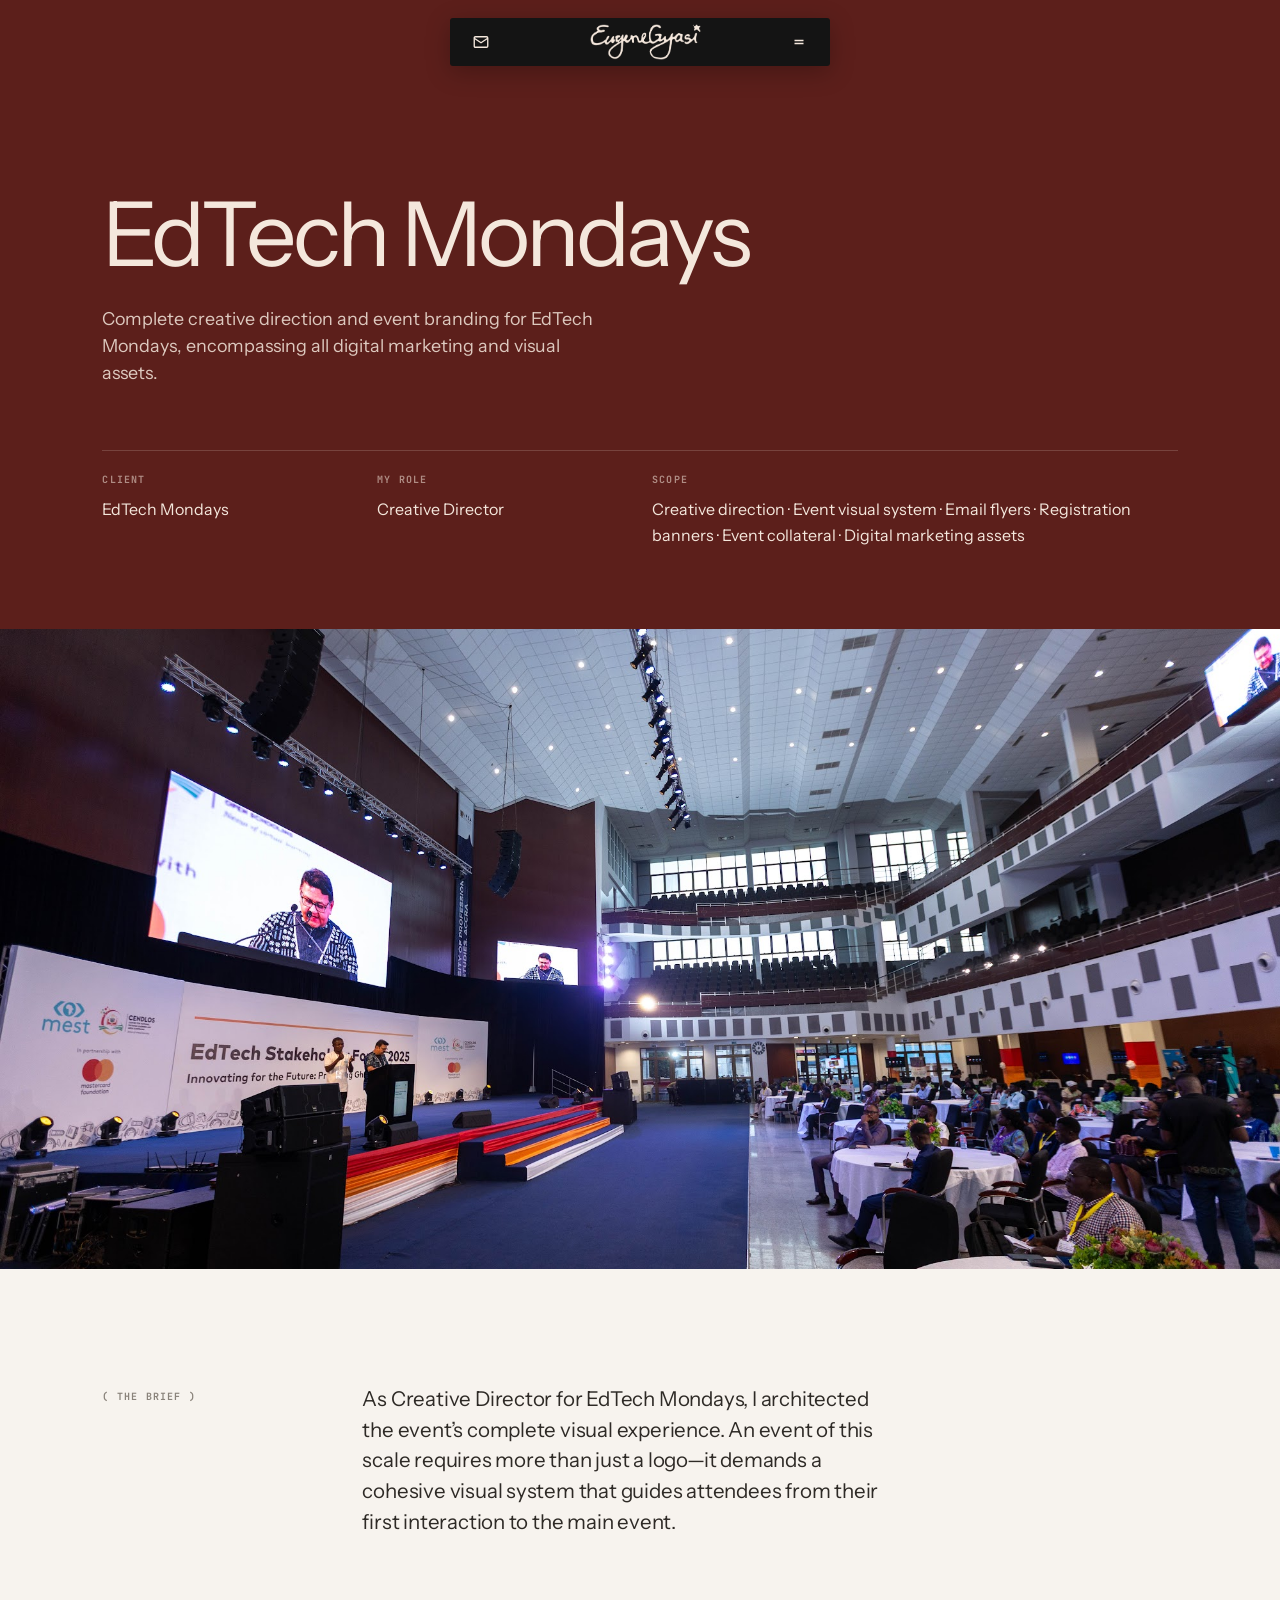
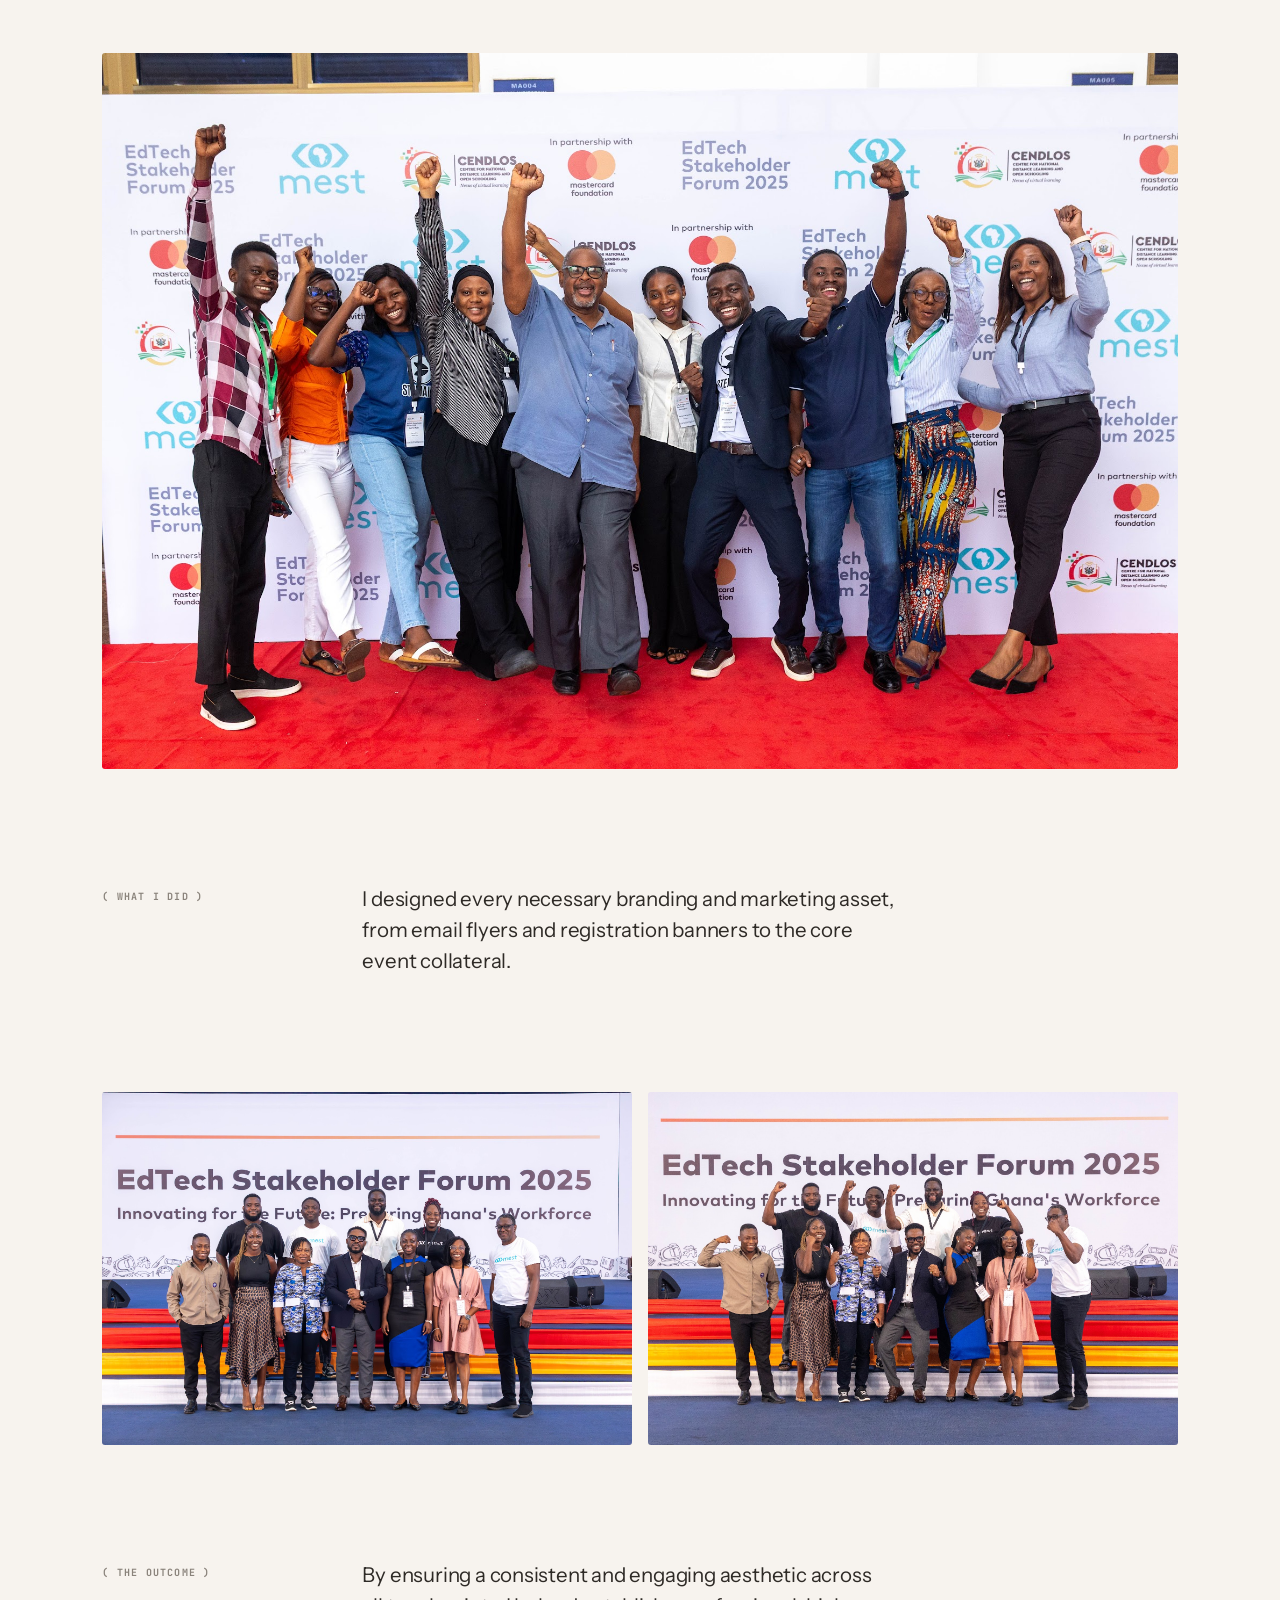
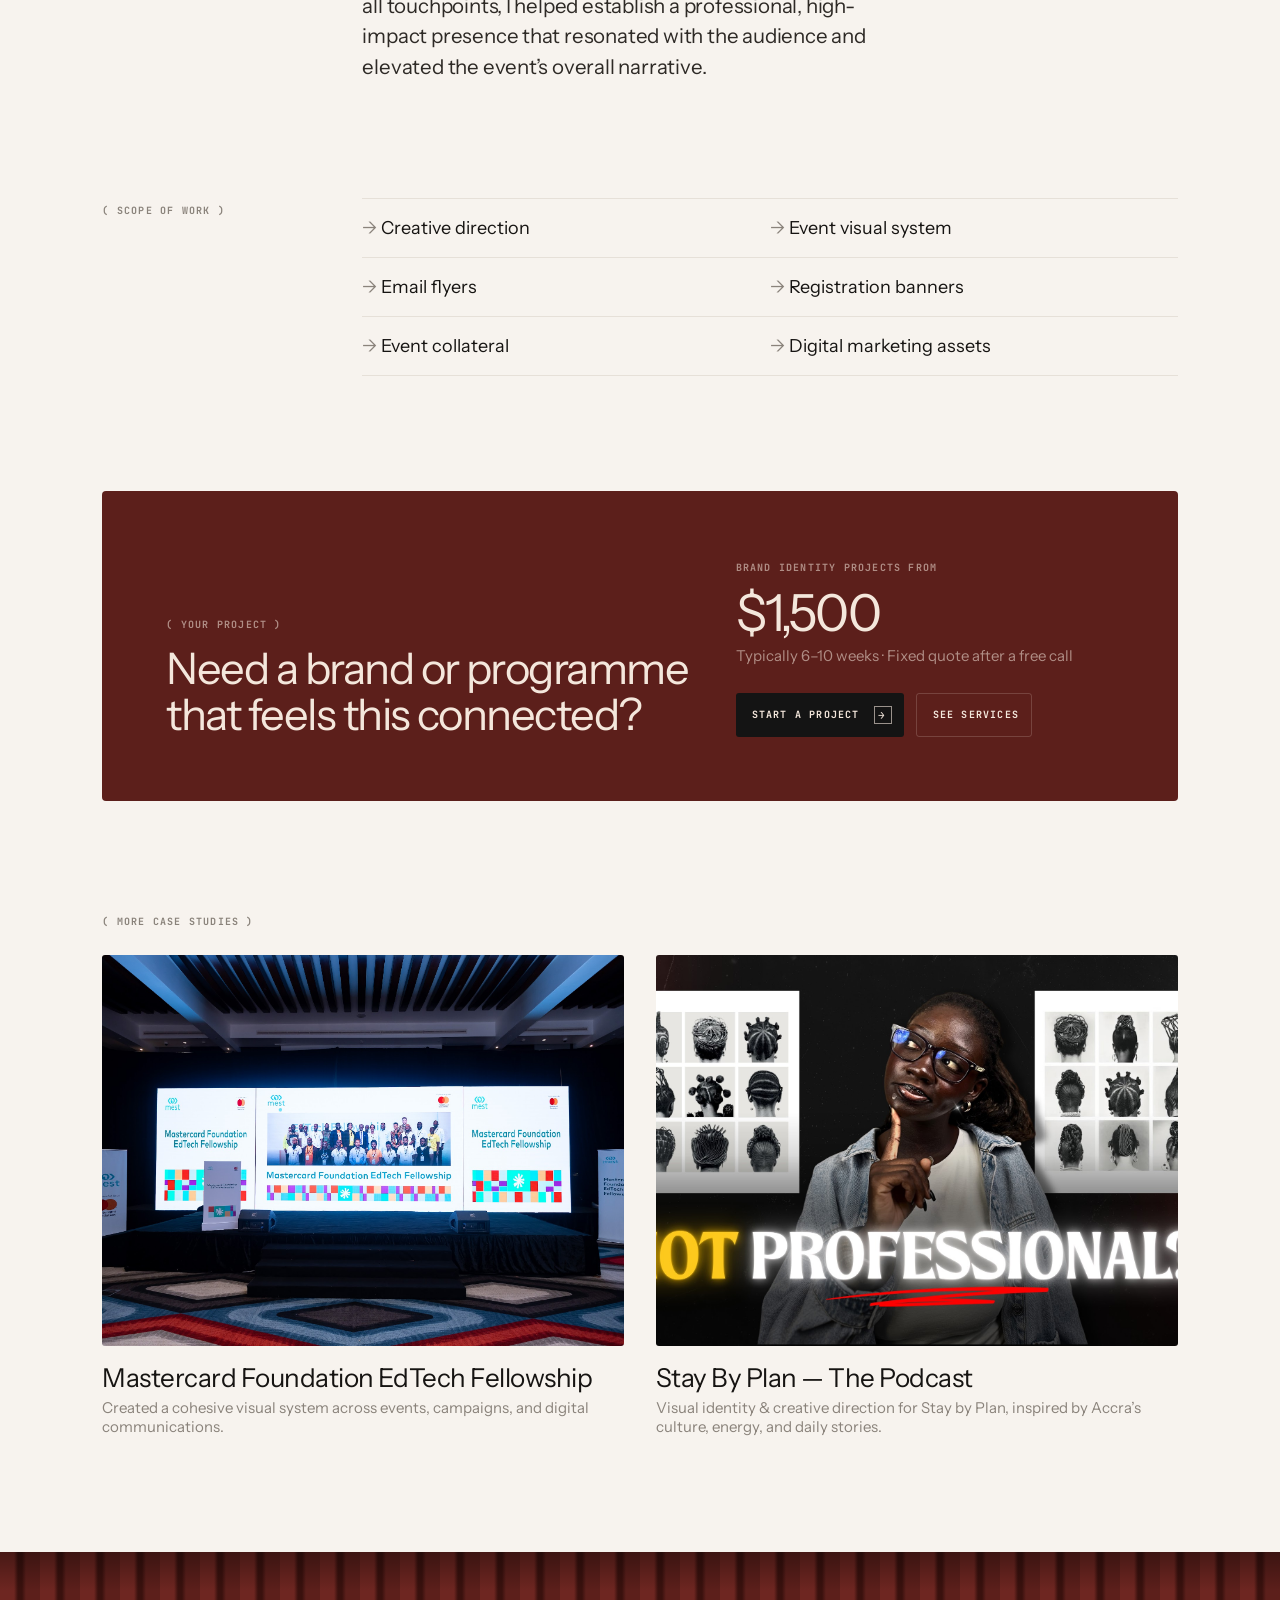
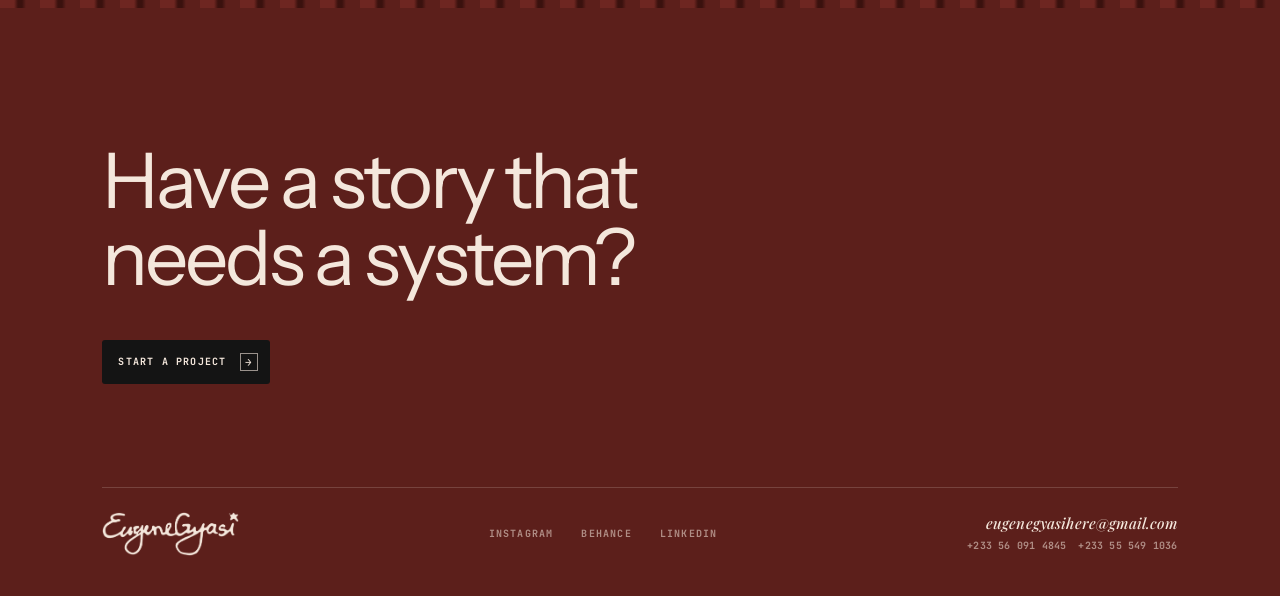
<file: case-studies/edtech-mondays.html>
<!doctype html>
<html lang="en">
<head>
  <meta charset="UTF-8">
  <meta name="viewport" content="width=device-width, initial-scale=1.0">
  <title>EdTech Mondays — Creative direction and event branding for EdTech Mondays | Eugene Gyasi</title>
  <meta name="description" content="Complete creative direction and event branding for EdTech Mondays, encompassing all digital marketing and visual assets. A case study by Eugene Gyasi, multidisciplinary creative in Accra.">
  <meta property="og:type" content="article">
  <meta property="og:title" content="EdTech Mondays — Case Study">
  <meta property="og:description" content="Complete creative direction and event branding for EdTech Mondays, encompassing all digital marketing and visual assets.">
  <meta property="og:image" content="../images/projects/edtech-mondays/forum-venue.jpg">
  <meta name="twitter:card" content="summary_large_image">
  <link rel="icon" type="image/png" href="../images/favicon.png">
  <link rel="apple-touch-icon" href="../images/apple-touch-icon.png">
  <link rel="preconnect" href="https://fonts.googleapis.com">
  <link rel="preconnect" href="https://fonts.gstatic.com" crossorigin>
  <link href="https://fonts.googleapis.com/css2?family=Instrument+Sans:wght@400;500&family=JetBrains+Mono:wght@500;700&family=Playfair+Display:ital,wght@1,500&display=swap" rel="stylesheet">
  <link rel="stylesheet" href="../site.css">
  <link rel="stylesheet" href="case-study.css">
  <script type="application/ld+json">{"@context":"https://schema.org","@type":"CreativeWork","name":"EdTech Mondays: Creative direction and event branding for EdTech Mondays","description":"Complete creative direction and event branding for EdTech Mondays, encompassing all digital marketing and visual assets.","image":"../images/projects/edtech-mondays/forum-venue.jpg","creator":{"@type":"Person","name":"Eugene Gyasi","jobTitle":"Multidisciplinary Creative","address":{"@type":"PostalAddress","addressLocality":"Accra","addressCountry":"GH"}},"keywords":"Creative Direction, Event Branding, Creative direction, Event visual system, Email flyers, Registration banners, Event collateral, Digital marketing assets"}</script>
</head>

<body>

  <nav class="nav" aria-label="Main navigation">
    <a href="../contact.html" class="contact-link" aria-label="Contact" title="Contact">
      <svg width="18" height="18" viewBox="0 0 24 24" fill="none" stroke="currentColor" stroke-width="1.8"><rect x="3" y="5" width="18" height="14" rx="1.5"/><path d="M3 7l9 6 9-6"/></svg>
    </a>
    <a href="../index.html" class="logo" aria-label="Eugene Gyasi — Home"><img src="../images/logo-cream.png" alt="Eugene Gyasi" width="1246" height="402"></a>
    <button id="menuButton" aria-label="Open menu" aria-expanded="false">
      <svg width="18" height="18" viewBox="0 0 24 24" fill="none" stroke="currentColor" stroke-width="1.8"><path d="M6 10h12M6 14h12"/></svg>
    </button>
    <div class="menu label" id="menu">
      <a href="../work.html">The Work</a>
      <a href="index.html">Case Studies</a>
      <a href="../services.html">Services</a>
      <a href="../process.html">The Process</a>
      <a href="../about.html">About</a>
      <a href="../contact.html">Contact</a>
    </div>
  </nav>

  <header class="page-head">
    <h1>EdTech Mondays</h1>
    <p class="lead">Complete creative direction and event branding for EdTech Mondays, encompassing all digital marketing and visual assets.</p>
    <div class="meta">
      <div><span class="label">Client</span><p>EdTech Mondays</p></div>
      <div><span class="label">My Role</span><p>Creative Director</p></div>
      <div style="grid-column: span 2"><span class="label">Scope</span><p>Creative direction · Event visual system · Email flyers · Registration banners · Event collateral · Digital marketing assets</p></div>
    </div>
  </header>

  <img class="hero-img" src="../images/projects/edtech-mondays/forum-venue.jpg" alt="EdTech Stakeholder Forum 2025 venue with branded stage and screens">

  <main>

    <section class="section wrap split text">
      <div class="label">( The Brief )</div>
      <div class="reveal"><p>As Creative Director for EdTech Mondays, I architected the event’s complete visual experience. An event of this scale requires more than just a logo—it demands a cohesive visual system that guides attendees from their first interaction to the main event.</p></div>
    </section>

    <section class="wrap">
      <div class="gallery">
        <img class="wide reveal" src="../images/projects/edtech-mondays/step-and-repeat-team.jpg" alt="Team celebrating in front of the EdTech Stakeholder Forum 2025 step-and-repeat" loading="lazy">
      </div>
    </section>

    <section class="section wrap split text">
      <div class="label">( What I Did )</div>
      <div class="reveal"><p>I designed every necessary branding and marketing asset, from email flyers and registration banners to the core event collateral.</p></div>
    </section>

    <section class="wrap">
      <div class="gallery">
        <img class="half reveal" src="../images/projects/edtech-mondays/stakeholder-forum-team.jpg" alt="Team on stage under the “Innovating for the Future” forum backdrop" loading="lazy">
        <img class="half reveal" src="../images/projects/edtech-mondays/stage-team-cheer.jpg" alt="Team cheering on the EdTech Stakeholder Forum stage" loading="lazy">
      </div>
    </section>

    <section class="section wrap split text">
      <div class="label">( The Outcome )</div>
      <div class="reveal"><p>By ensuring a consistent and engaging aesthetic across all touchpoints, I helped establish a professional, high-impact presence that resonated with the audience and elevated the event’s overall narrative.</p></div>
    </section>

    <section class="wrap split" style="padding-bottom:clamp(64px,9vw,140px)">
      <div class="label">( Scope of Work )</div>
      <ul class="deliverables reveal">
        <li>Creative direction</li>
        <li>Event visual system</li>
        <li>Email flyers</li>
        <li>Registration banners</li>
        <li>Event collateral</li>
        <li>Digital marketing assets</li>
      </ul>
    </section>

    <section class="wrap" style="padding-bottom:clamp(64px,9vw,140px)">
      <div class="sell reveal">
        <div>
          <div class="label">( Your Project )</div>
          <h2>Need a brand or programme that feels this connected?</h2>
        </div>
        <div>
          <span class="label">Brand identity projects from</span>
          <div class="price">$1,500</div>
          <p class="price-note">Typically 6–10 weeks · Fixed quote after a free call</p>
          <div class="actions">
            <a class="btn" href="../contact.html?service=identity">Start a Project <span class="box">→</span></a>
            <a class="btn ghost" href="../services.html">See Services</a>
          </div>
        </div>
      </div>
    </section>

    <section class="wrap" style="padding-bottom:clamp(64px,9vw,140px)">
      <div class="label muted" style="margin-bottom:28px">( More Case Studies )</div>
      <div class="related">
        <a href="mastercard-foundation-edtech-fellowship.html" class="reveal">
          <div class="media"><img src="../images/projects/mastercard-foundation-edtech-fellowship/stage-screens.jpg" alt="Mastercard Foundation EdTech Fellowship" loading="lazy"></div>
          <h3>Mastercard Foundation EdTech Fellowship</h3>
          <p>Created a cohesive visual system across events, campaigns, and digital communications.</p>
        </a>
        <a href="stay-by-plan.html" class="reveal">
          <div class="media"><img src="../images/projects/stay-by-plan/not-professional-thumbnail.jpg" alt="Stay By Plan — The Podcast" loading="lazy"></div>
          <h3>Stay By Plan — The Podcast</h3>
          <p>Visual identity &amp; creative direction for Stay by Plan, inspired by Accra’s culture, energy, and daily stories.</p>
        </a>
      </div>
    </section>

  </main>

  <div class="curtain" aria-hidden="true"></div>
  <footer class="footer">
    <h2>Have a story that<br>needs a system?</h2>
    <a href="../contact.html" class="btn">Start a Project <span class="box">→</span></a>
    <div class="footer-row label">
      <a href="../index.html" class="footer-logo" aria-label="Eugene Gyasi — Home"><img src="../images/logo-cream.png" alt="Eugene Gyasi" width="1246" height="402"></a>
      <nav>
        <a href="https://www.instagram.com/eugenegyasi_" target="_blank" rel="noopener">Instagram</a>
        <a href="https://www.behance.net/gyasieugen5d35" target="_blank" rel="noopener">Behance</a>
        <a href="https://www.linkedin.com/in/eugene-gyasi" target="_blank" rel="noopener">LinkedIn</a>
      </nav>
      <div class="footer-contact">
        <a class="email" href="mailto:eugenegyasihere@gmail.com">eugenegyasihere@gmail.com</a>
        <div class="phones">
          <a href="tel:+233560914845">+233 56 091 4845</a>
          <a href="tel:+233555491036">+233 55 549 1036</a>
        </div>
      </div>
    </div>
  </footer>

  <script src="../site.js"></script>
</body>
</html>
</file>
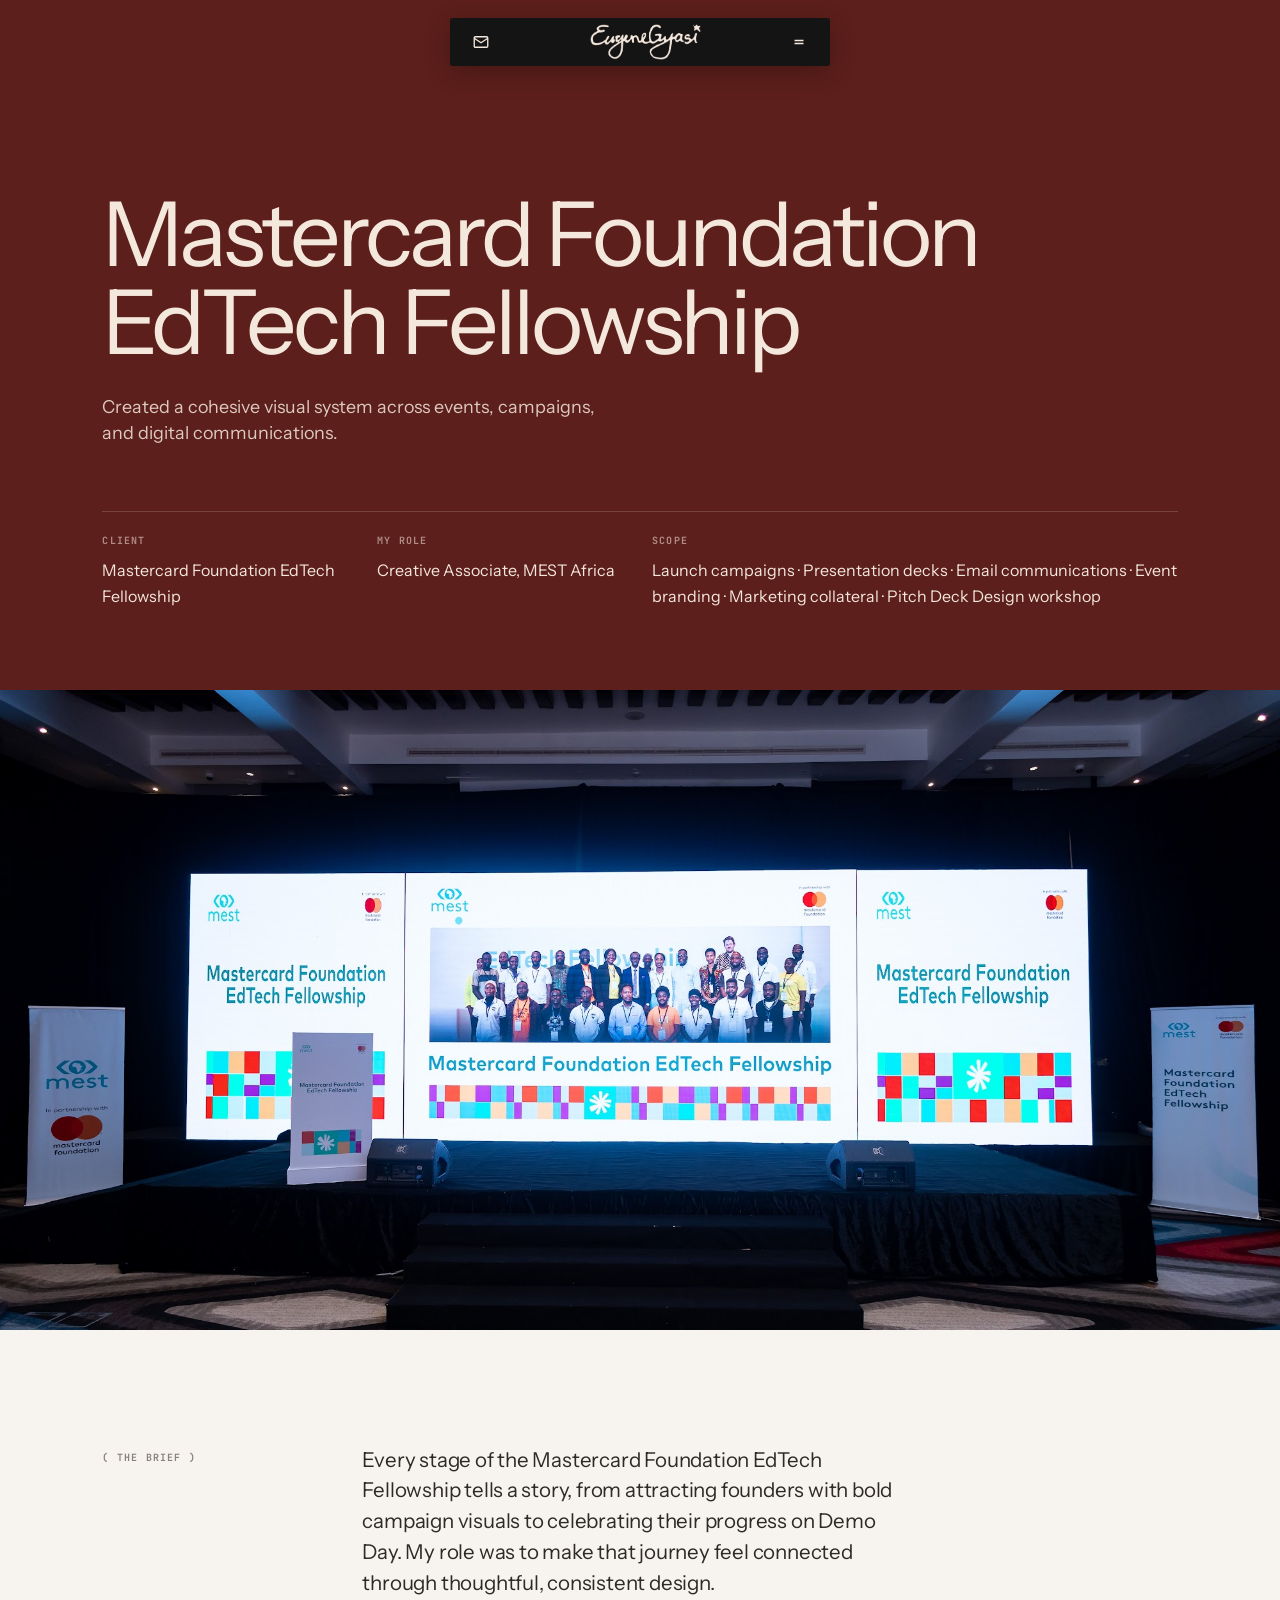
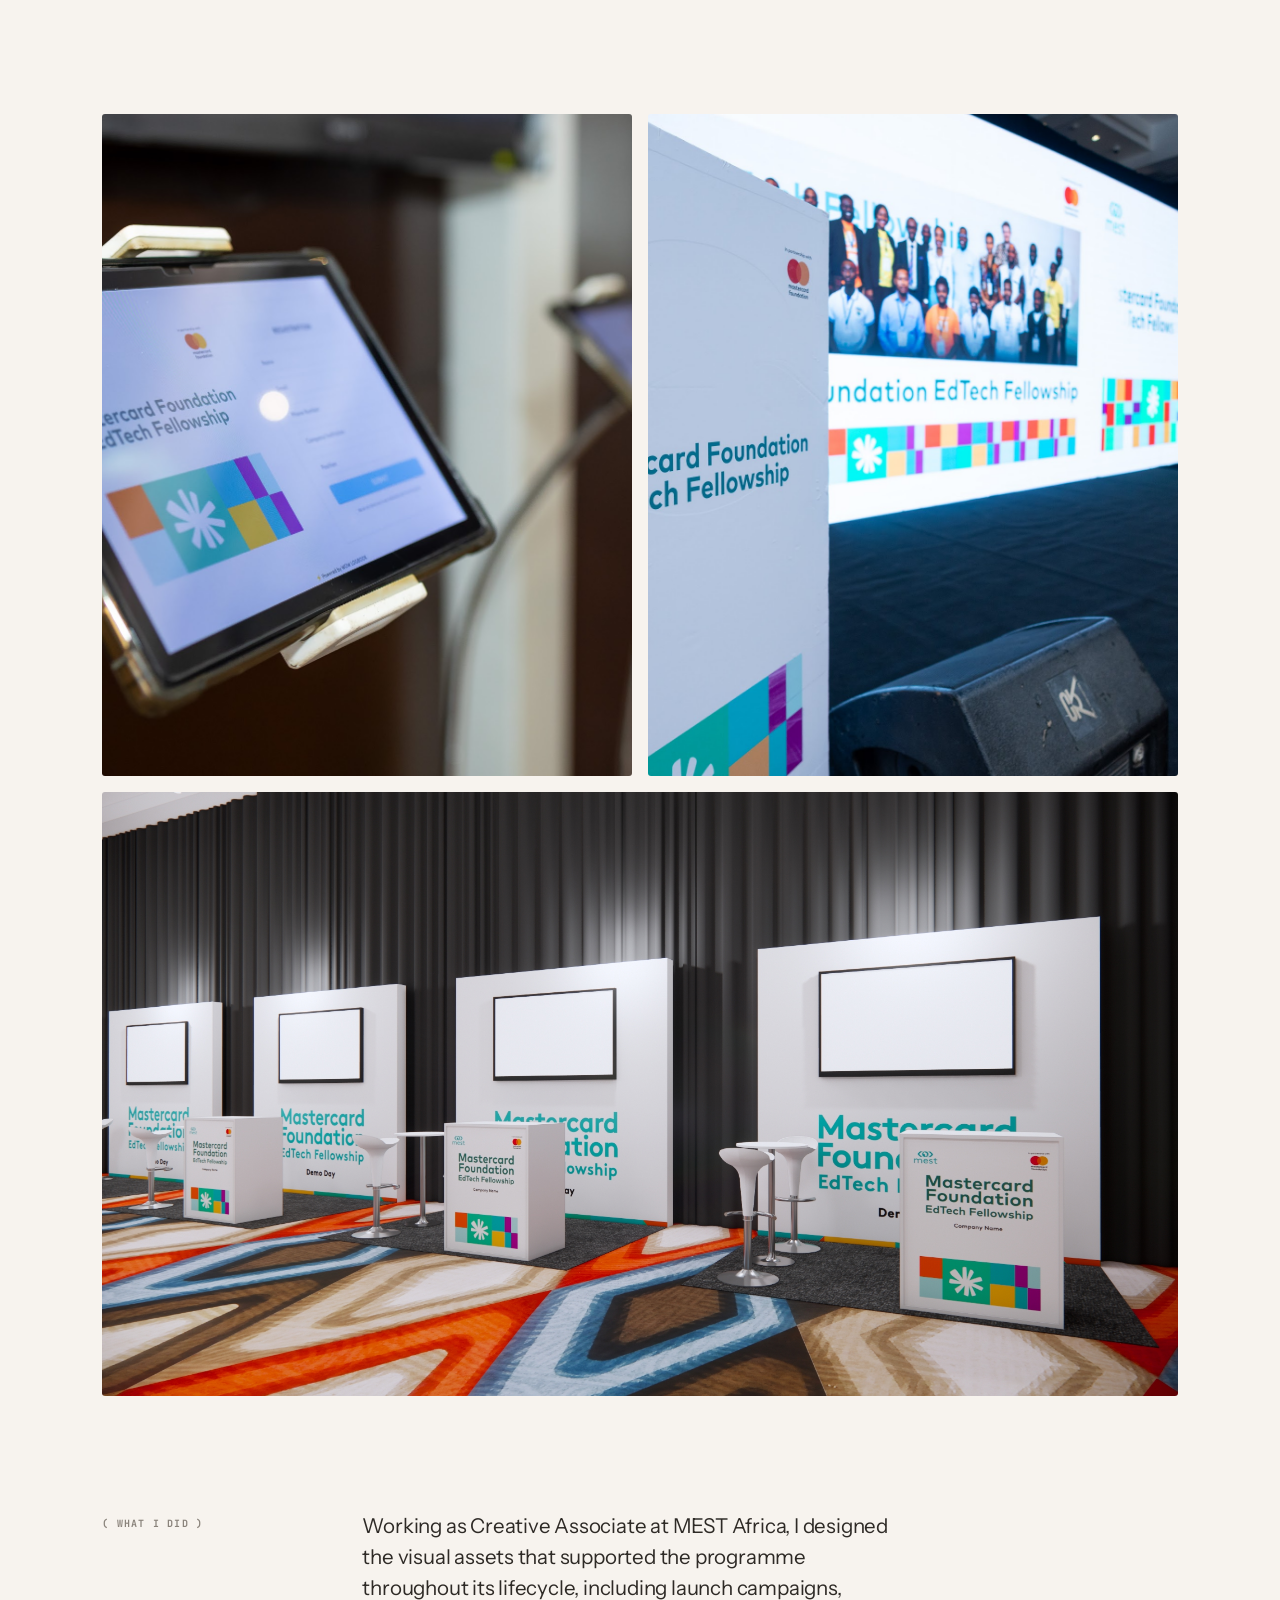
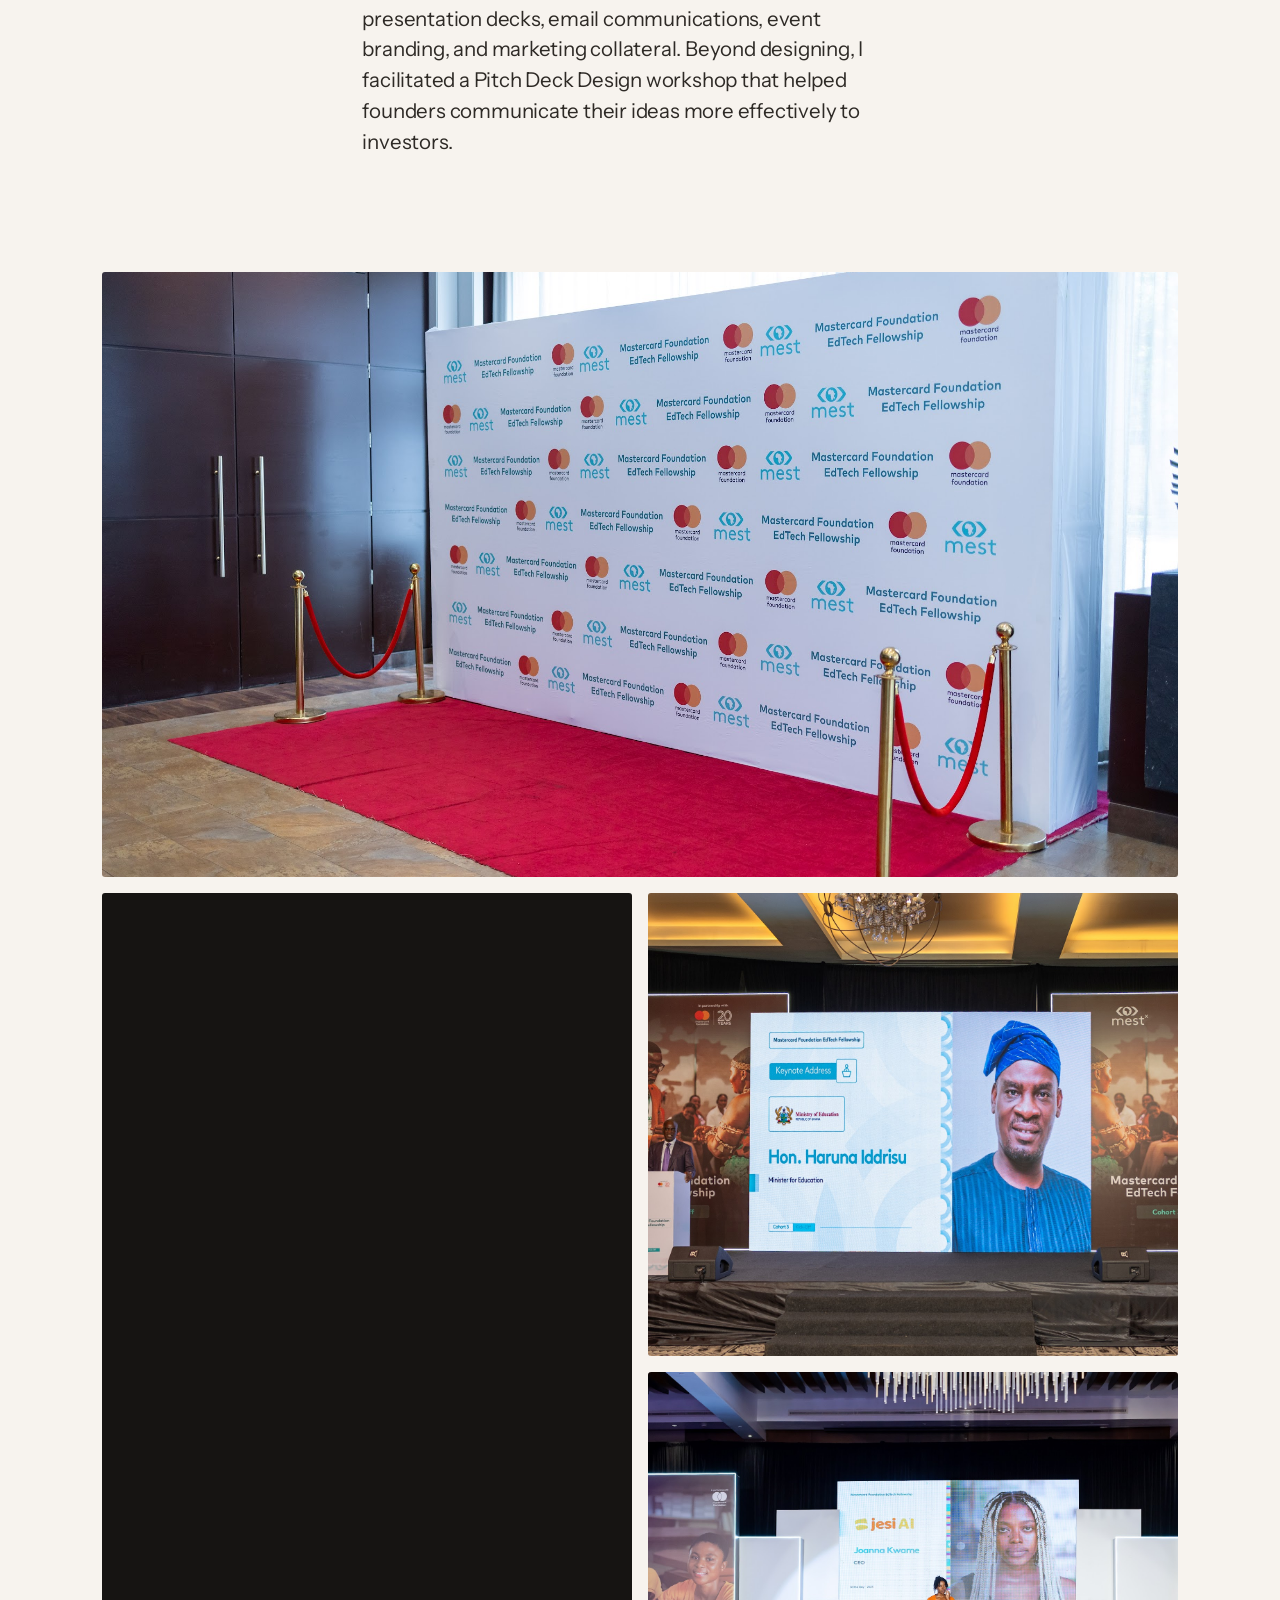
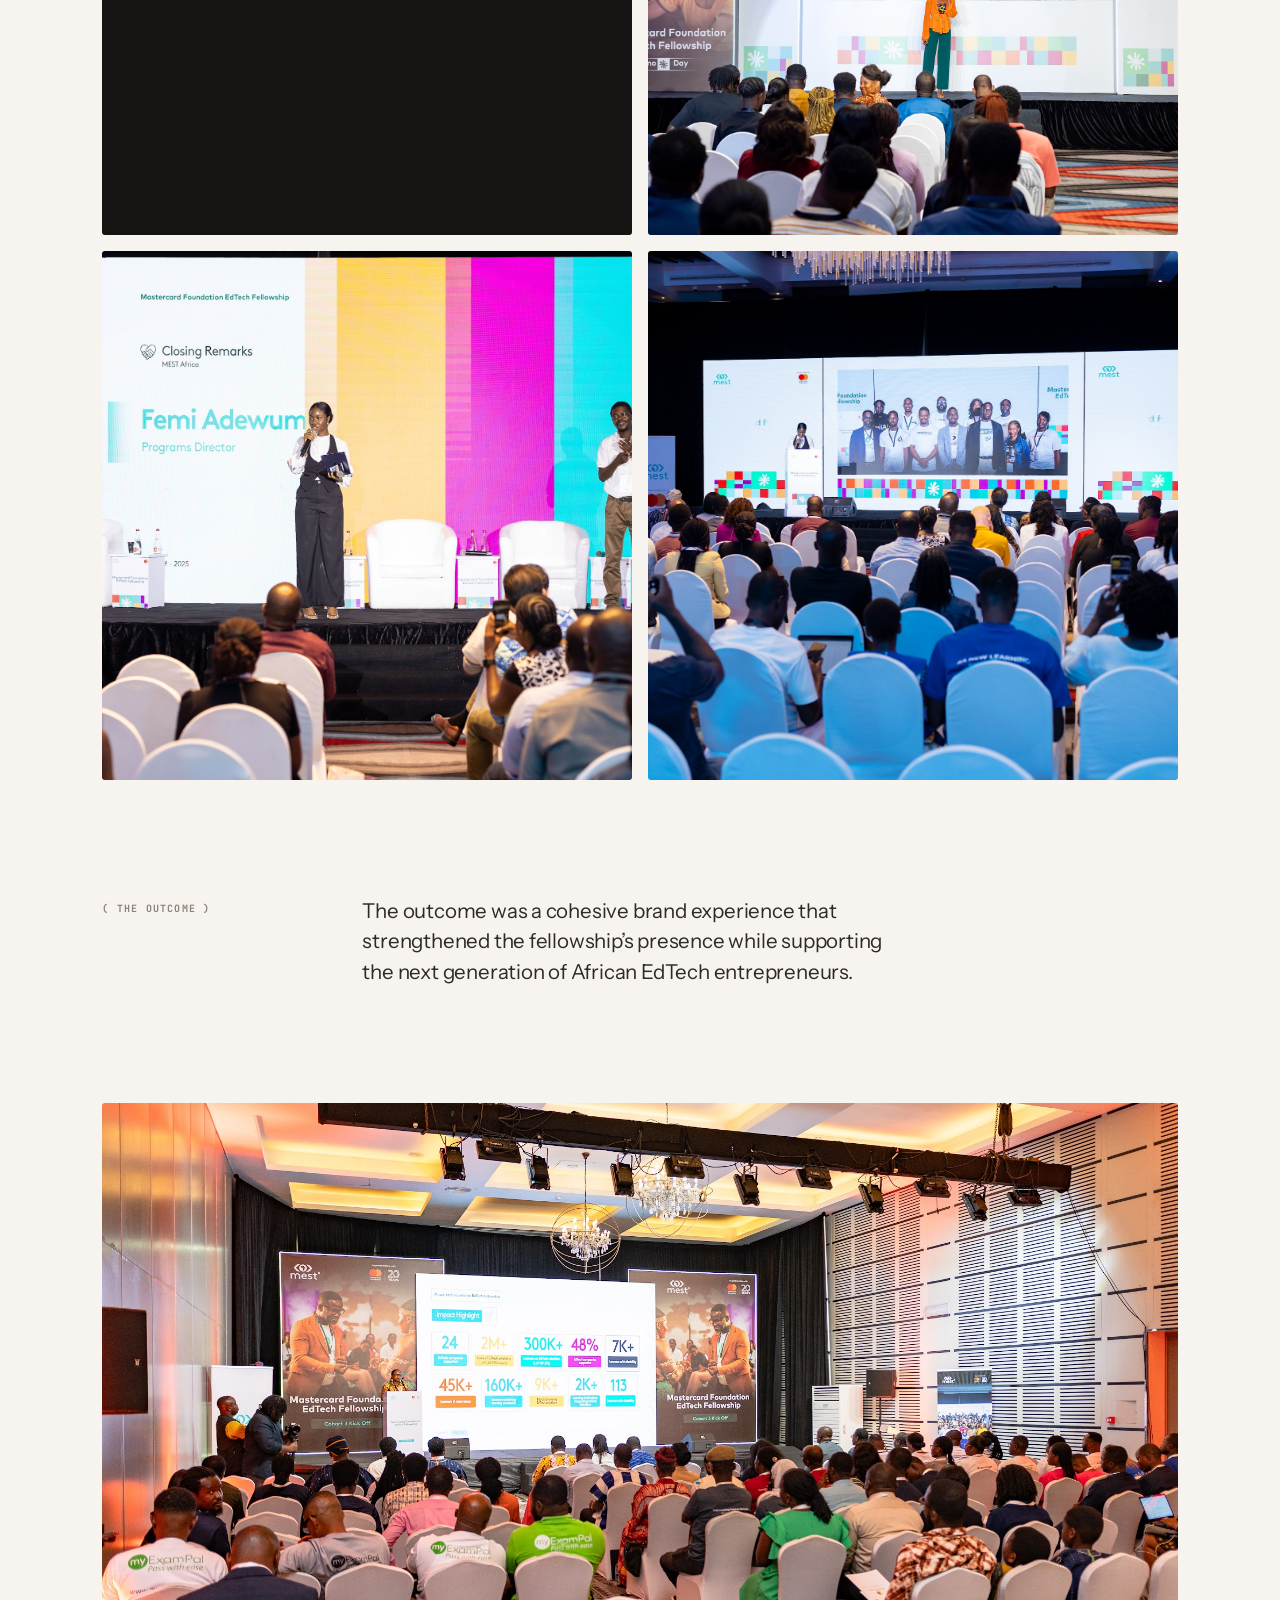
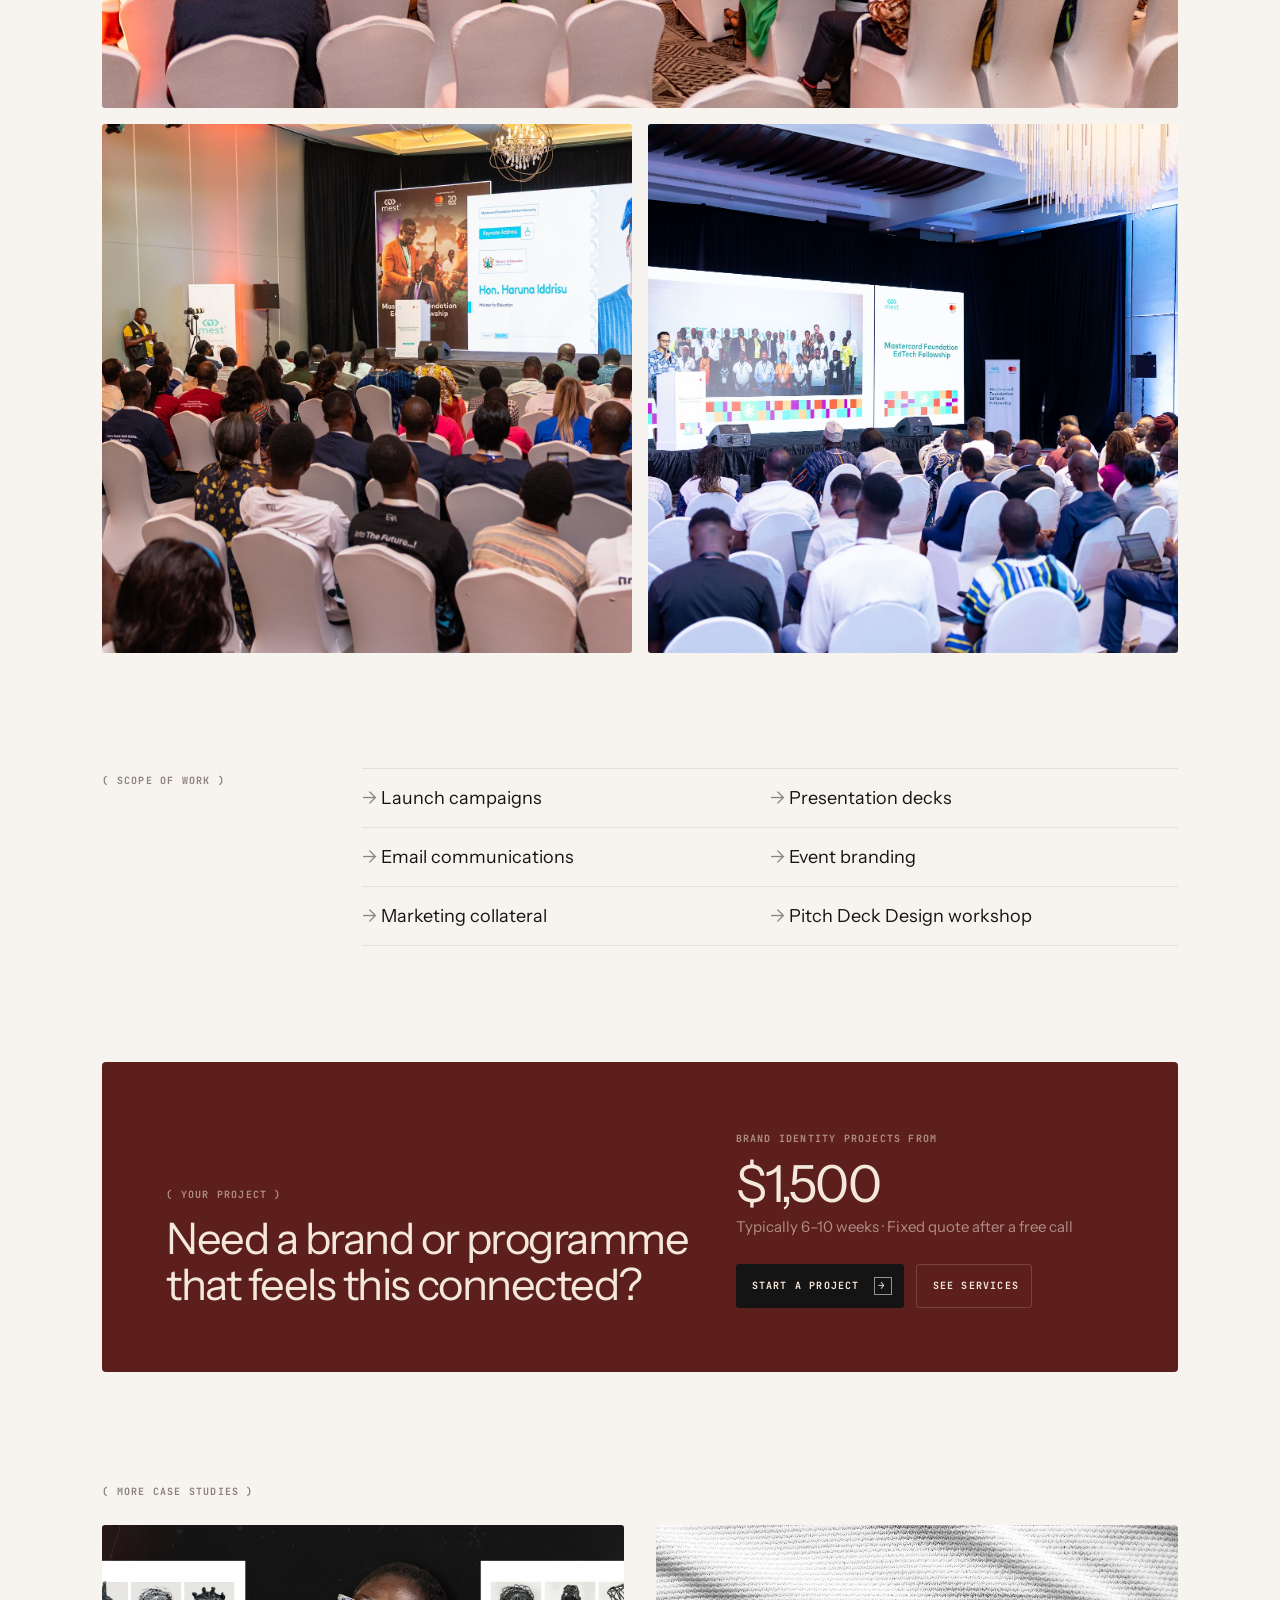
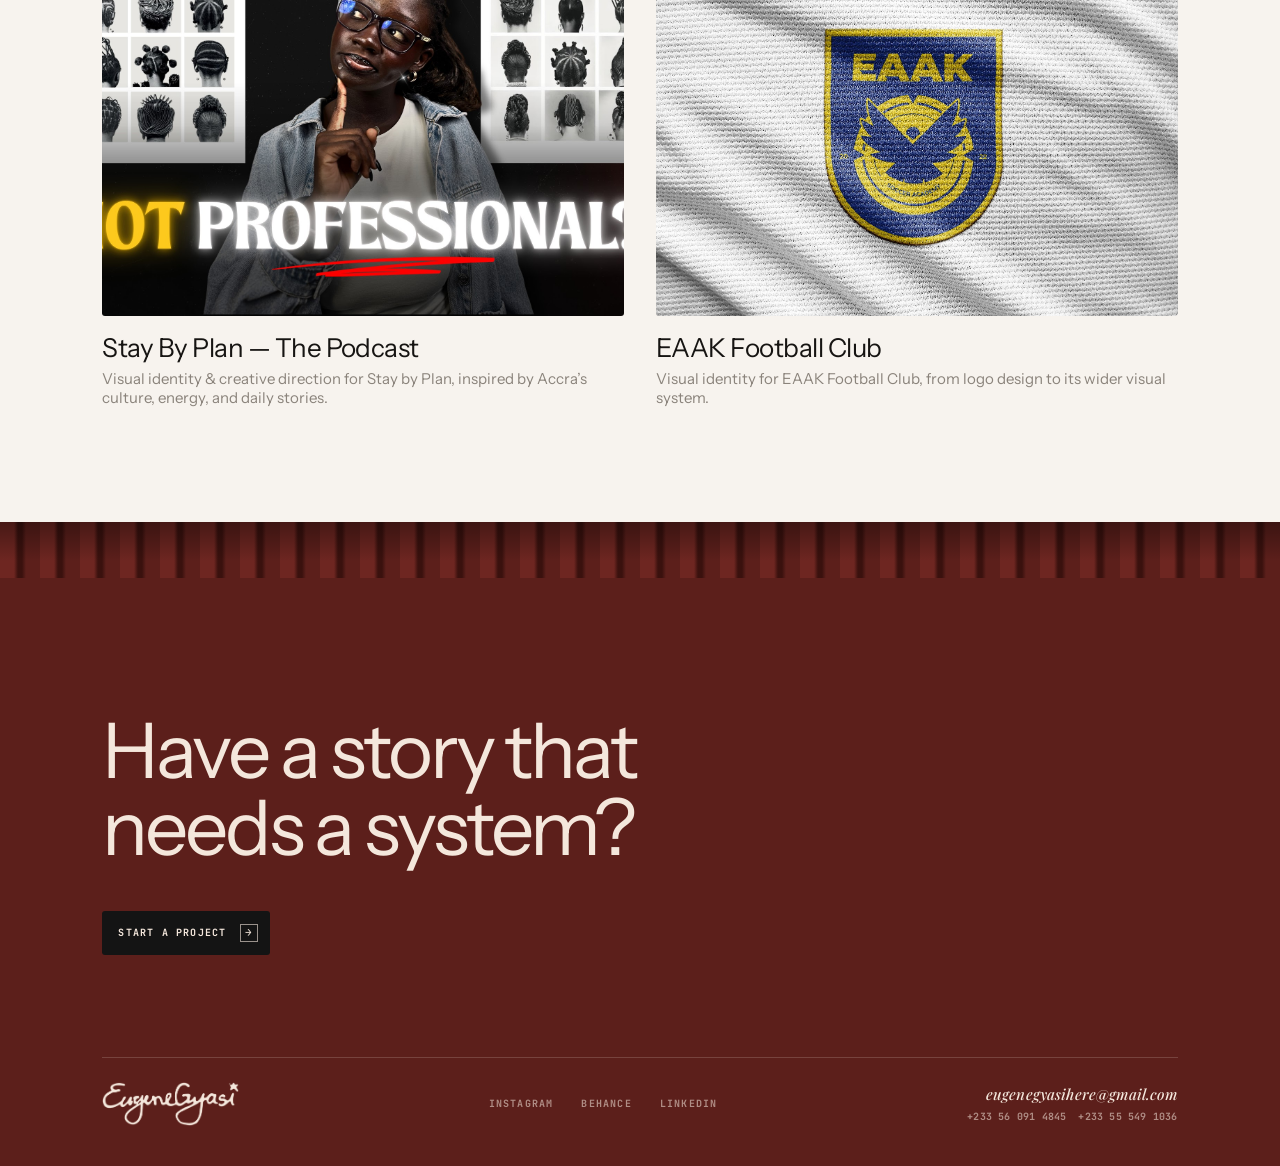
<file: case-studies/mastercard-foundation-edtech-fellowship.html>
<!doctype html>
<html lang="en">
<head>
  <meta charset="UTF-8">
  <meta name="viewport" content="width=device-width, initial-scale=1.0">
  <title>Mastercard Foundation — Visual system for an EdTech fellowship programme | Eugene Gyasi</title>
  <meta name="description" content="Created a cohesive visual system across events, campaigns, and digital communications. A case study by Eugene Gyasi, multidisciplinary creative in Accra.">
  <meta property="og:type" content="article">
  <meta property="og:title" content="Mastercard Foundation EdTech Fellowship — Case Study">
  <meta property="og:description" content="Created a cohesive visual system across events, campaigns, and digital communications.">
  <meta property="og:image" content="../images/projects/mastercard-foundation-edtech-fellowship/stage-screens.jpg">
  <meta name="twitter:card" content="summary_large_image">
  <link rel="icon" type="image/png" href="../images/favicon.png">
  <link rel="apple-touch-icon" href="../images/apple-touch-icon.png">
  <link rel="preconnect" href="https://fonts.googleapis.com">
  <link rel="preconnect" href="https://fonts.gstatic.com" crossorigin>
  <link href="https://fonts.googleapis.com/css2?family=Instrument+Sans:wght@400;500&family=JetBrains+Mono:wght@500;700&family=Playfair+Display:ital,wght@1,500&display=swap" rel="stylesheet">
  <link rel="stylesheet" href="../site.css">
  <link rel="stylesheet" href="case-study.css">
  <script type="application/ld+json">{"@context":"https://schema.org","@type":"CreativeWork","name":"Mastercard Foundation EdTech Fellowship: Visual system for an EdTech fellowship programme","description":"Created a cohesive visual system across events, campaigns, and digital communications.","image":"../images/projects/mastercard-foundation-edtech-fellowship/stage-screens.jpg","creator":{"@type":"Person","name":"Eugene Gyasi","jobTitle":"Multidisciplinary Creative","address":{"@type":"PostalAddress","addressLocality":"Accra","addressCountry":"GH"}},"keywords":"Campaigns, Events, Visual System, Launch campaigns, Presentation decks, Email communications, Event branding, Marketing collateral, Pitch Deck Design workshop"}</script>
</head>

<body>

  <nav class="nav" aria-label="Main navigation">
    <a href="../contact.html" class="contact-link" aria-label="Contact" title="Contact">
      <svg width="18" height="18" viewBox="0 0 24 24" fill="none" stroke="currentColor" stroke-width="1.8"><rect x="3" y="5" width="18" height="14" rx="1.5"/><path d="M3 7l9 6 9-6"/></svg>
    </a>
    <a href="../index.html" class="logo" aria-label="Eugene Gyasi — Home"><img src="../images/logo-cream.png" alt="Eugene Gyasi" width="1246" height="402"></a>
    <button id="menuButton" aria-label="Open menu" aria-expanded="false">
      <svg width="18" height="18" viewBox="0 0 24 24" fill="none" stroke="currentColor" stroke-width="1.8"><path d="M6 10h12M6 14h12"/></svg>
    </button>
    <div class="menu label" id="menu">
      <a href="../work.html">The Work</a>
      <a href="index.html">Case Studies</a>
      <a href="../services.html">Services</a>
      <a href="../process.html">The Process</a>
      <a href="../about.html">About</a>
      <a href="../contact.html">Contact</a>
    </div>
  </nav>

  <header class="page-head">
    <h1>Mastercard Foundation EdTech Fellowship</h1>
    <p class="lead">Created a cohesive visual system across events, campaigns, and digital communications.</p>
    <div class="meta">
      <div><span class="label">Client</span><p>Mastercard Foundation EdTech Fellowship</p></div>
      <div><span class="label">My Role</span><p>Creative Associate, MEST Africa</p></div>
      <div style="grid-column: span 2"><span class="label">Scope</span><p>Launch campaigns · Presentation decks · Email communications · Event branding · Marketing collateral · Pitch Deck Design workshop</p></div>
    </div>
  </header>

  <img class="hero-img" src="../images/projects/mastercard-foundation-edtech-fellowship/stage-screens.jpg" alt="Mastercard Foundation EdTech Fellowship stage with branded screens">

  <main>

    <section class="section wrap split text">
      <div class="label">( The Brief )</div>
      <div class="reveal"><p>Every stage of the Mastercard Foundation EdTech Fellowship tells a story, from attracting founders with bold campaign visuals to celebrating their progress on Demo Day. My role was to make that journey feel connected through thoughtful, consistent design.</p></div>
    </section>

    <section class="wrap">
      <div class="gallery">
        <img class="tall reveal" src="../images/projects/mastercard-foundation-edtech-fellowship/tablet-checkin.jpg" alt="Branded EdTech Fellowship check-in tablet" loading="lazy">
        <img class="tall reveal" src="../images/projects/mastercard-foundation-edtech-fellowship/branded-wall.jpg" alt="Mastercard Foundation EdTech Fellowship branded wall beside the stage" loading="lazy">
        <img class="full reveal" src="../images/projects/mastercard-foundation-edtech-fellowship/stage-design-render.jpg" alt="3D render of the Demo Day stage and booth design" loading="lazy">
      </div>
    </section>

    <section class="section wrap split text">
      <div class="label">( What I Did )</div>
      <div class="reveal"><p>Working as Creative Associate at MEST Africa, I designed the visual assets that supported the programme throughout its lifecycle, including launch campaigns, presentation decks, email communications, event branding, and marketing collateral. Beyond designing, I facilitated a Pitch Deck Design workshop that helped founders communicate their ideas more effectively to investors.</p></div>
    </section>

    <section class="wrap">
      <div class="gallery">
        <img class="full reveal" src="../images/projects/mastercard-foundation-edtech-fellowship/step-and-repeat.jpg" alt="EdTech Fellowship step-and-repeat backdrop with red carpet" loading="lazy">
        <iframe class="video reveal" src="https://drive.google.com/file/d/1QdveOykgFtzVWjafHr0LDz2L0PWwqHyl/preview" title="Cohort 3 announcement video" allow="autoplay; fullscreen" allowfullscreen loading="lazy"></iframe>
        <div class="stack">
          <img class="reveal" src="../images/projects/mastercard-foundation-edtech-fellowship/kickoff-stage.jpg" alt="Cohort 3 kick-off speaker on the branded stage screen" loading="lazy">
          <img class="reveal" src="../images/projects/mastercard-foundation-edtech-fellowship/demo-day-pitch.jpg" alt="Founder pitching on stage at Demo Day" loading="lazy">
        </div>
        <img class="square reveal" src="../images/projects/mastercard-foundation-edtech-fellowship/closing-remarks.jpg" alt="Closing remarks on stage with branded screen" loading="lazy">
        <img class="square reveal" src="../images/projects/mastercard-foundation-edtech-fellowship/audience-blue.jpg" alt="Audience watching the fellowship showcase" loading="lazy">
      </div>
    </section>

    <section class="section wrap split text">
      <div class="label">( The Outcome )</div>
      <div class="reveal"><p>The outcome was a cohesive brand experience that strengthened the fellowship’s presence while supporting the next generation of African EdTech entrepreneurs.</p></div>
    </section>

    <section class="wrap" style="padding-bottom:clamp(64px,9vw,140px)">
      <div class="gallery">
        <img class="full reveal" src="../images/projects/mastercard-foundation-edtech-fellowship/full-room.jpg" alt="A full room at the EdTech Fellowship event" loading="lazy">
        <img class="square reveal" src="../images/projects/mastercard-foundation-edtech-fellowship/kickoff-audience.jpg" alt="Audience at the Cohort 3 kick-off" loading="lazy">
        <img class="square reveal" src="../images/projects/mastercard-foundation-edtech-fellowship/audience-stage.jpg" alt="Audience facing the branded stage" loading="lazy">
      </div>
    </section>

    <section class="wrap split" style="padding-bottom:clamp(64px,9vw,140px)">
      <div class="label">( Scope of Work )</div>
      <ul class="deliverables reveal">
        <li>Launch campaigns</li>
        <li>Presentation decks</li>
        <li>Email communications</li>
        <li>Event branding</li>
        <li>Marketing collateral</li>
        <li>Pitch Deck Design workshop</li>
      </ul>
    </section>

    <section class="wrap" style="padding-bottom:clamp(64px,9vw,140px)">
      <div class="sell reveal">
        <div>
          <div class="label">( Your Project )</div>
          <h2>Need a brand or programme that feels this connected?</h2>
        </div>
        <div>
          <span class="label">Brand identity projects from</span>
          <div class="price">$1,500</div>
          <p class="price-note">Typically 6–10 weeks · Fixed quote after a free call</p>
          <div class="actions">
            <a class="btn" href="../contact.html?service=identity">Start a Project <span class="box">→</span></a>
            <a class="btn ghost" href="../services.html">See Services</a>
          </div>
        </div>
      </div>
    </section>

    <section class="wrap" style="padding-bottom:clamp(64px,9vw,140px)">
      <div class="label muted" style="margin-bottom:28px">( More Case Studies )</div>
      <div class="related">
        <a href="stay-by-plan.html" class="reveal">
          <div class="media"><img src="../images/projects/stay-by-plan/not-professional-thumbnail.jpg" alt="Stay By Plan — The Podcast" loading="lazy"></div>
          <h3>Stay By Plan — The Podcast</h3>
          <p>Visual identity &amp; creative direction for Stay by Plan, inspired by Accra’s culture, energy, and daily stories.</p>
        </a>
        <a href="eaak-football-club.html" class="reveal">
          <div class="media"><img src="../images/projects/eaak-football-club/badge-closeup.jpg" alt="EAAK Football Club" loading="lazy"></div>
          <h3>EAAK Football Club</h3>
          <p>Visual identity for EAAK Football Club, from logo design to its wider visual system.</p>
        </a>
      </div>
    </section>

  </main>

  <div class="curtain" aria-hidden="true"></div>
  <footer class="footer">
    <h2>Have a story that<br>needs a system?</h2>
    <a href="../contact.html" class="btn">Start a Project <span class="box">→</span></a>
    <div class="footer-row label">
      <a href="../index.html" class="footer-logo" aria-label="Eugene Gyasi — Home"><img src="../images/logo-cream.png" alt="Eugene Gyasi" width="1246" height="402"></a>
      <nav>
        <a href="https://www.instagram.com/eugenegyasi_" target="_blank" rel="noopener">Instagram</a>
        <a href="https://www.behance.net/gyasieugen5d35" target="_blank" rel="noopener">Behance</a>
        <a href="https://www.linkedin.com/in/eugene-gyasi" target="_blank" rel="noopener">LinkedIn</a>
      </nav>
      <div class="footer-contact">
        <a class="email" href="mailto:eugenegyasihere@gmail.com">eugenegyasihere@gmail.com</a>
        <div class="phones">
          <a href="tel:+233560914845">+233 56 091 4845</a>
          <a href="tel:+233555491036">+233 55 549 1036</a>
        </div>
      </div>
    </div>
  </footer>

  <script src="../site.js"></script>
</body>
</html>
</file>
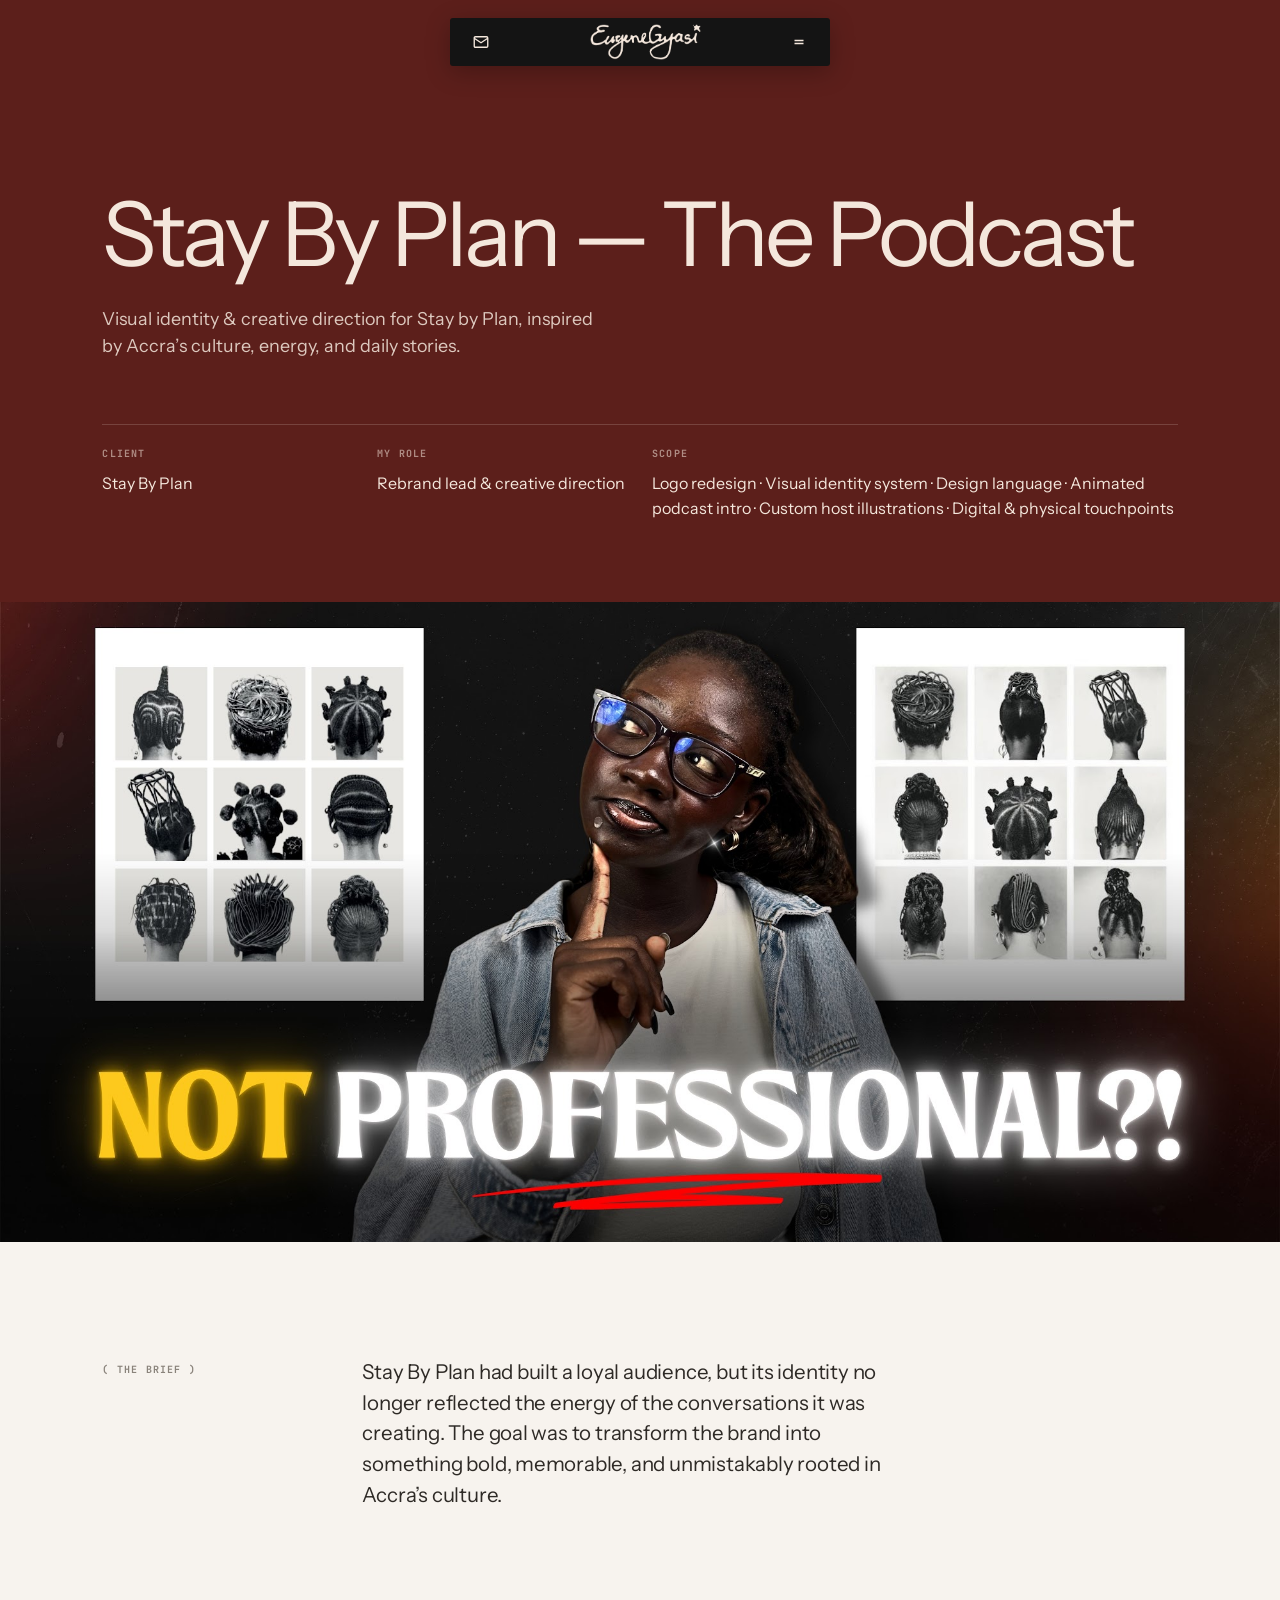
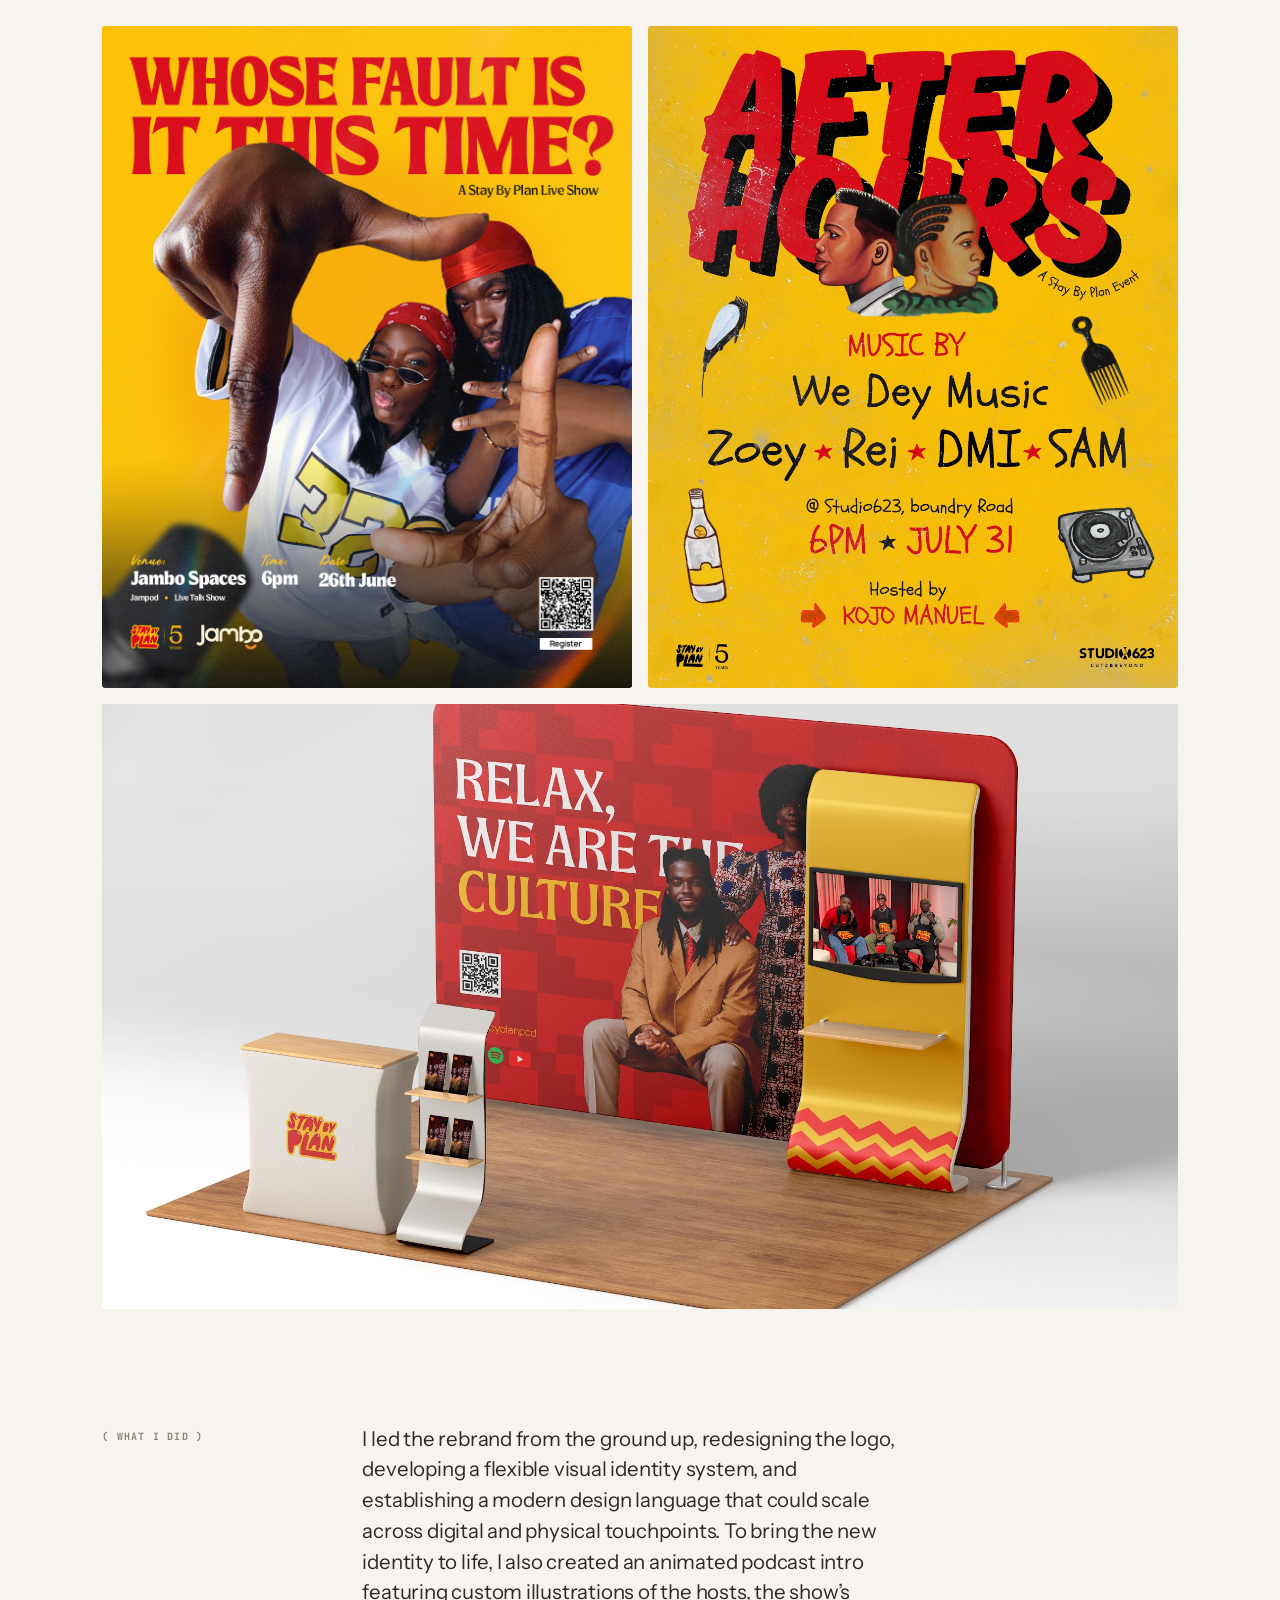
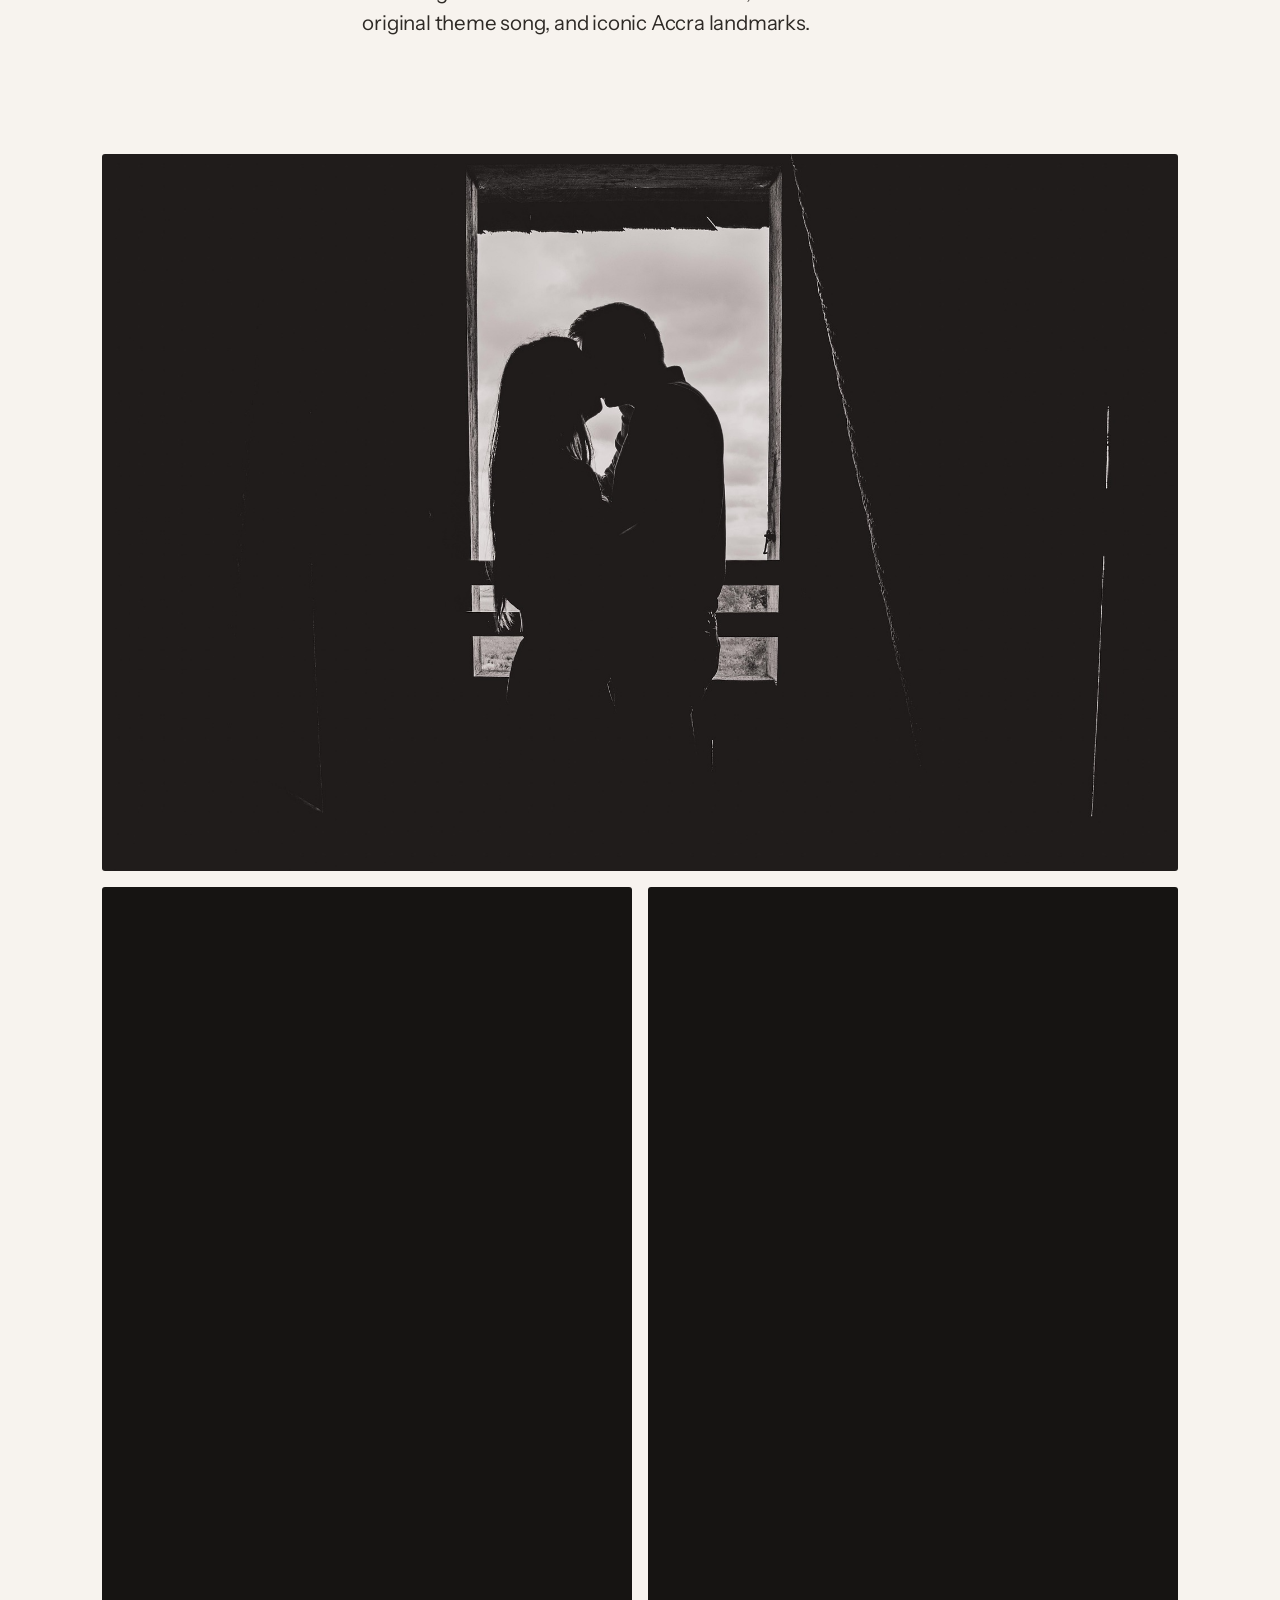
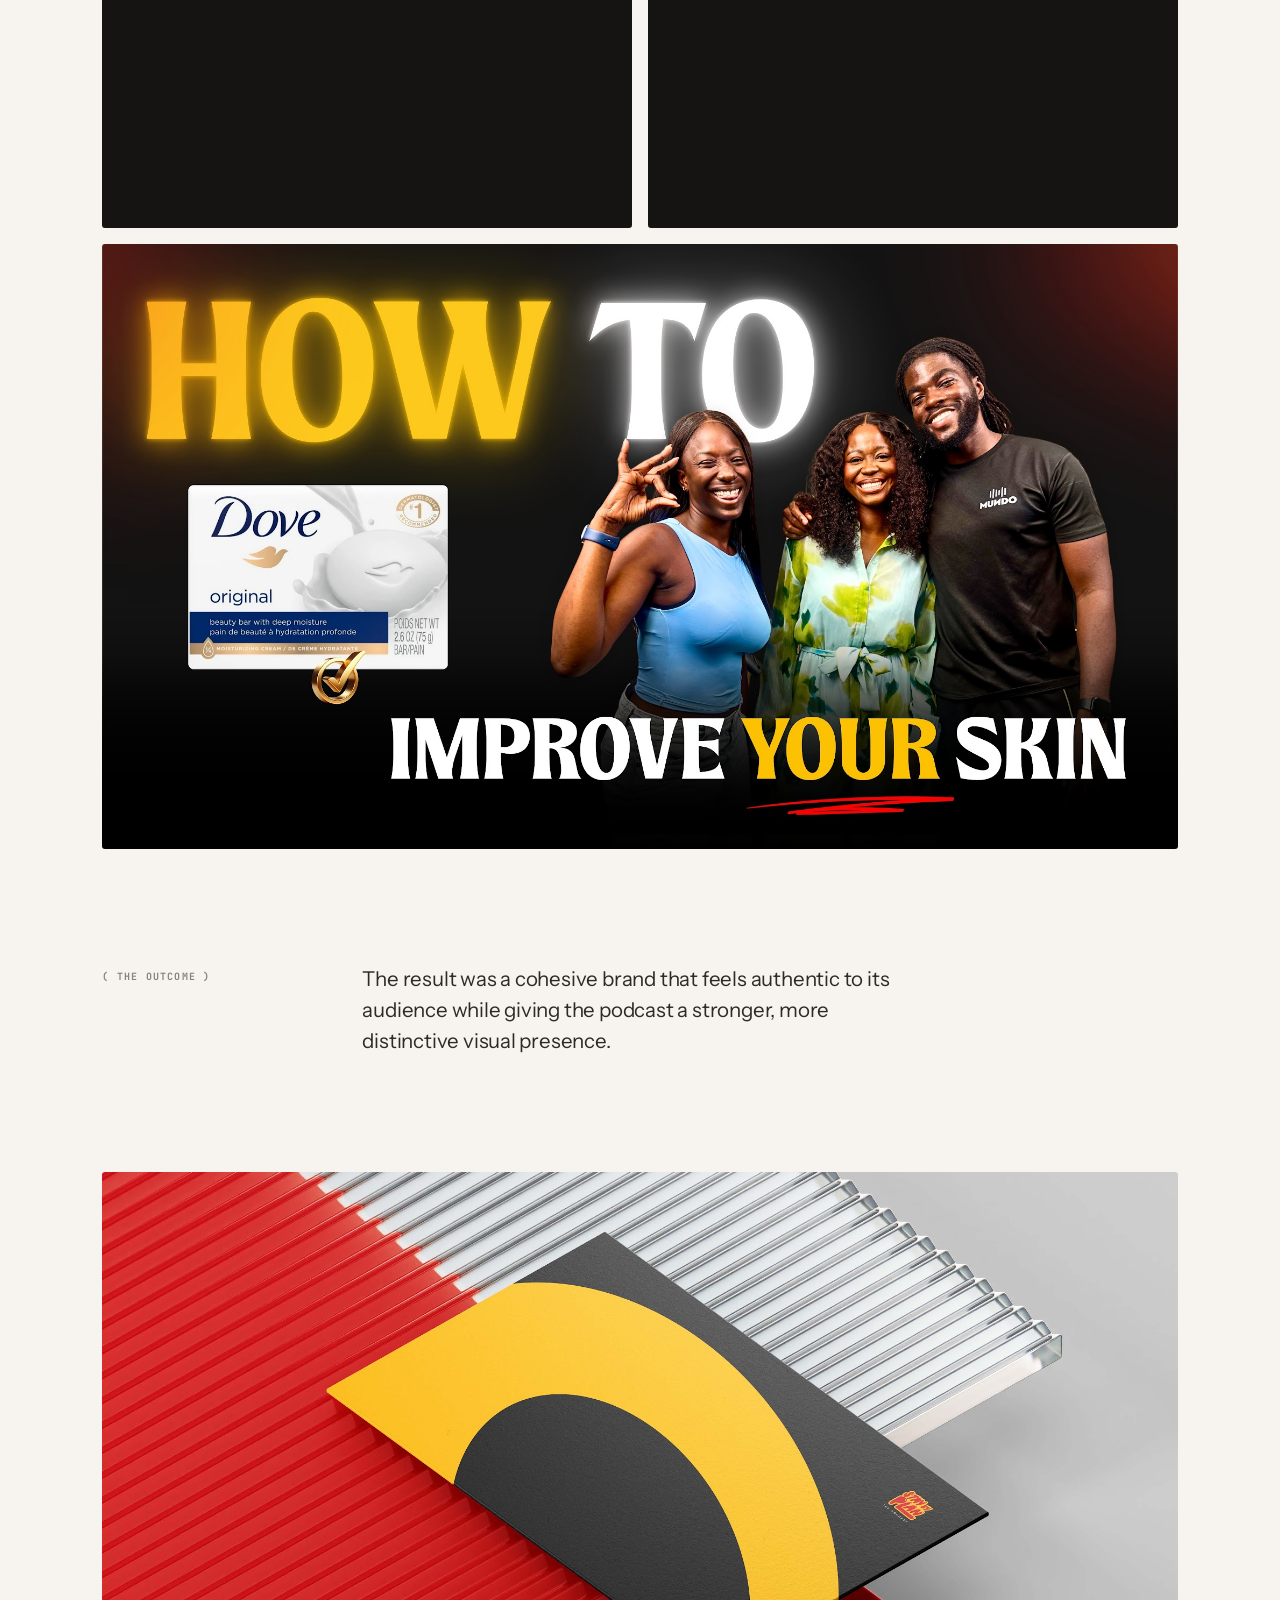
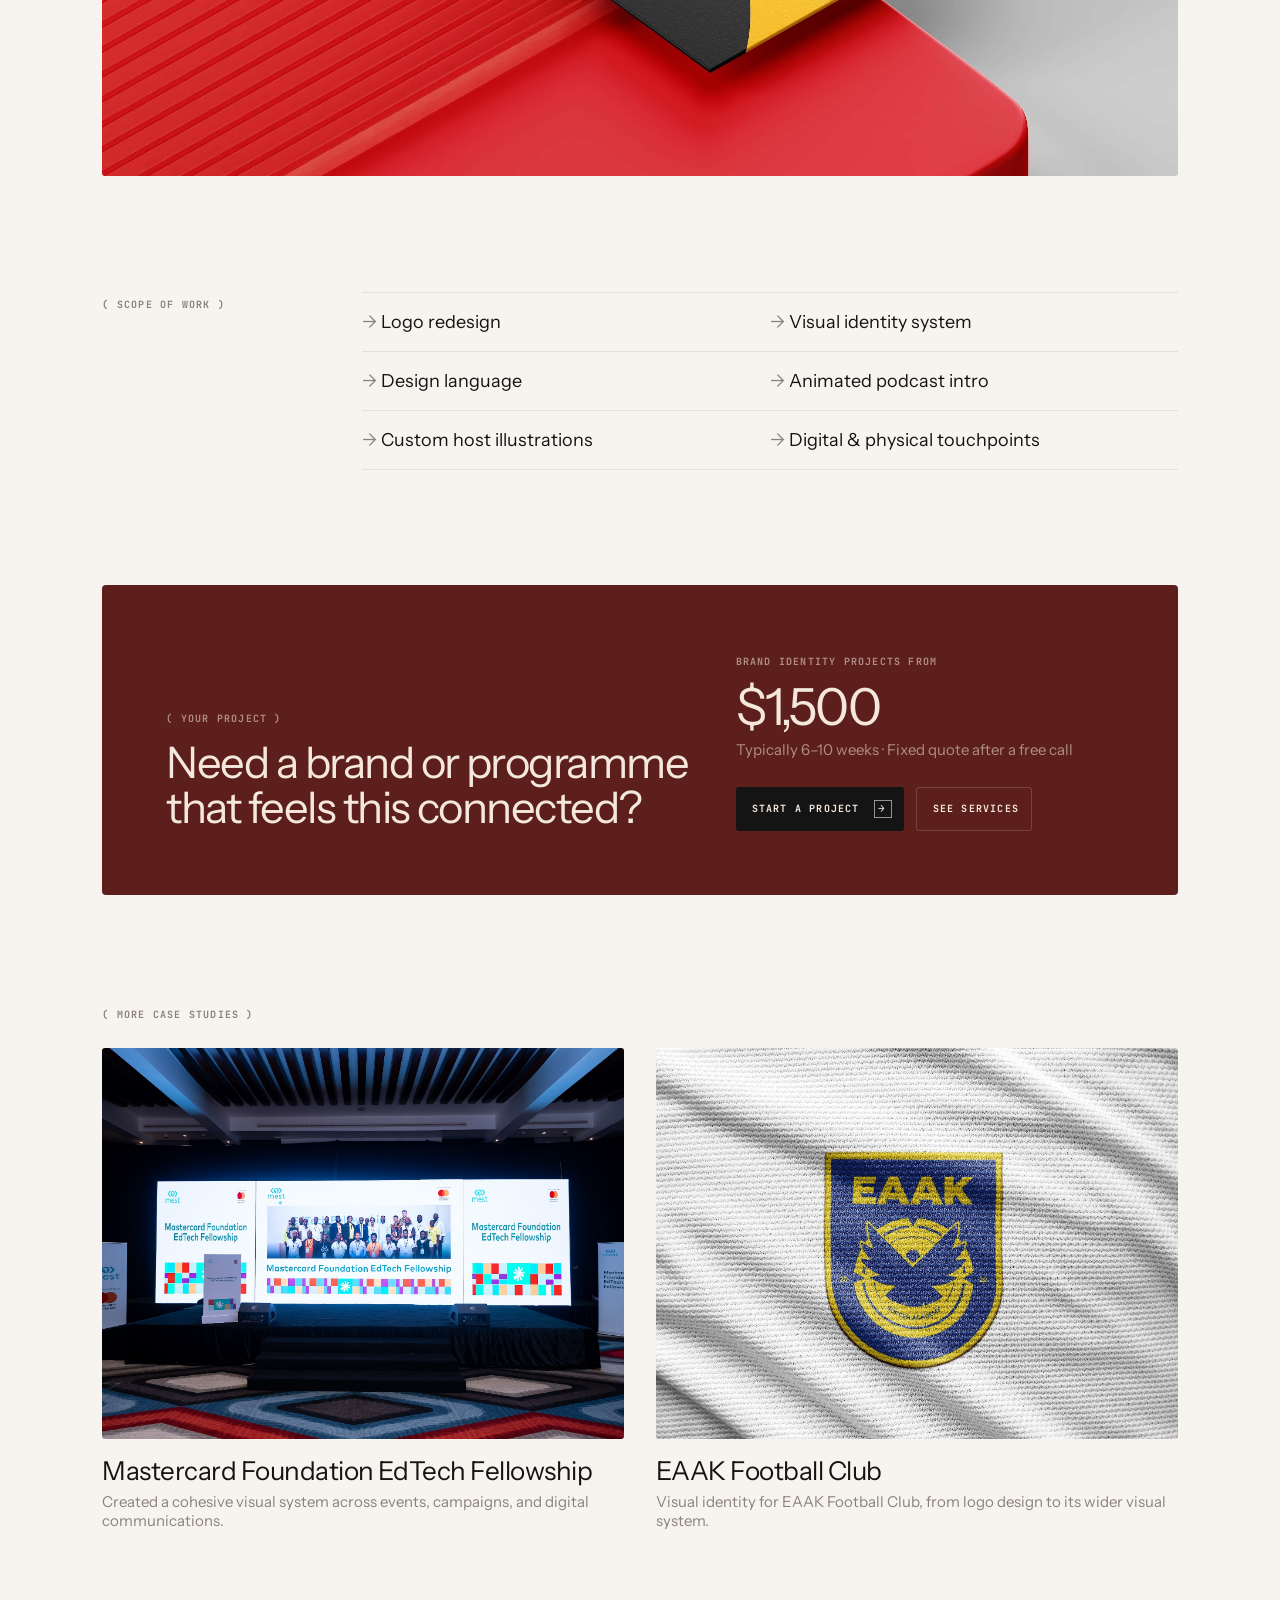
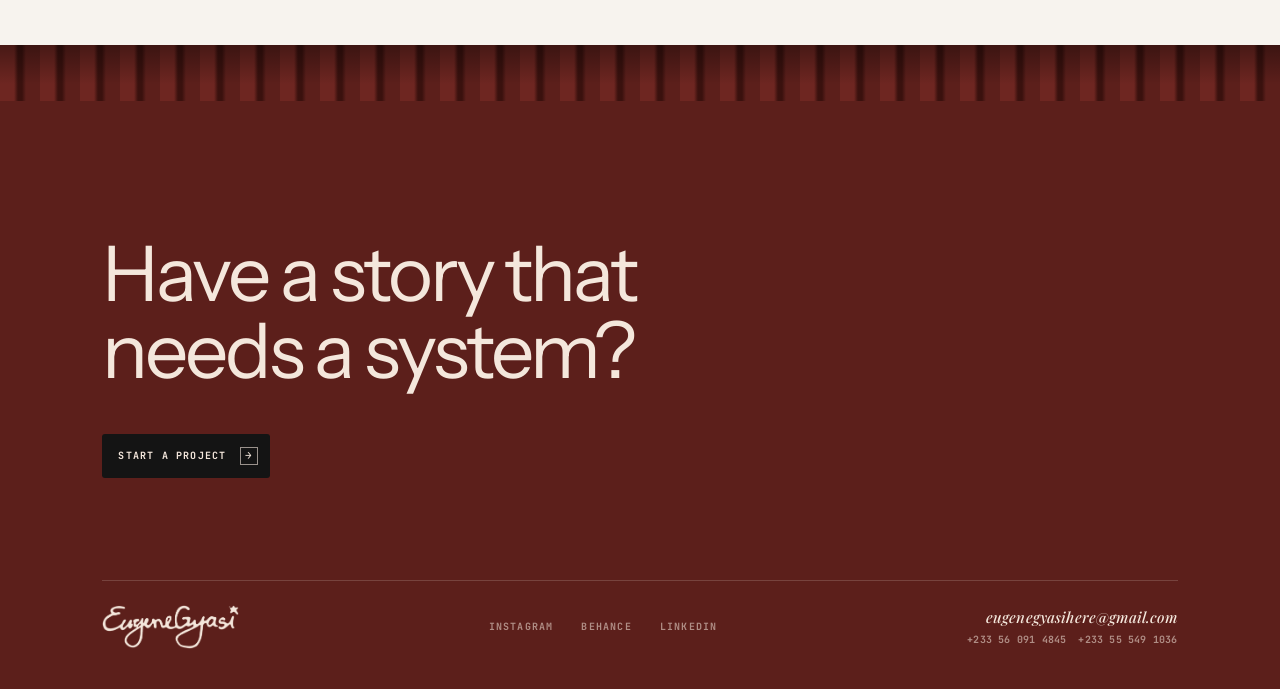
<file: case-studies/stay-by-plan.html>
<!doctype html>
<html lang="en">
<head>
  <meta charset="UTF-8">
  <meta name="viewport" content="width=device-width, initial-scale=1.0">
  <title>Stay By Plan — Podcast rebrand and visual identity rooted in Accra culture | Eugene Gyasi</title>
  <meta name="description" content="Visual identity &amp; creative direction for Stay by Plan, inspired by Accra’s culture, energy, and daily stories. A case study by Eugene Gyasi, multidisciplinary creative in Accra.">
  <meta property="og:type" content="article">
  <meta property="og:title" content="Stay By Plan — The Podcast — Case Study">
  <meta property="og:description" content="Visual identity &amp; creative direction for Stay by Plan, inspired by Accra’s culture, energy, and daily stories.">
  <meta property="og:image" content="../images/projects/stay-by-plan/not-professional-thumbnail.jpg">
  <meta name="twitter:card" content="summary_large_image">
  <link rel="icon" type="image/png" href="../images/favicon.png">
  <link rel="apple-touch-icon" href="../images/apple-touch-icon.png">
  <link rel="preconnect" href="https://fonts.googleapis.com">
  <link rel="preconnect" href="https://fonts.gstatic.com" crossorigin>
  <link href="https://fonts.googleapis.com/css2?family=Instrument+Sans:wght@400;500&family=JetBrains+Mono:wght@500;700&family=Playfair+Display:ital,wght@1,500&display=swap" rel="stylesheet">
  <link rel="stylesheet" href="../site.css">
  <link rel="stylesheet" href="case-study.css">
  <script type="application/ld+json">{"@context":"https://schema.org","@type":"CreativeWork","name":"Stay By Plan — The Podcast: Podcast rebrand and visual identity rooted in Accra culture","description":"Visual identity & creative direction for Stay by Plan, inspired by Accra’s culture, energy, and daily stories.","image":"../images/projects/stay-by-plan/not-professional-thumbnail.jpg","creator":{"@type":"Person","name":"Eugene Gyasi","jobTitle":"Multidisciplinary Creative","address":{"@type":"PostalAddress","addressLocality":"Accra","addressCountry":"GH"}},"keywords":"Identity, Creative Direction, Motion, Logo redesign, Visual identity system, Design language, Animated podcast intro, Custom host illustrations, Digital & physical touchpoints"}</script>
</head>

<body>

  <nav class="nav" aria-label="Main navigation">
    <a href="../contact.html" class="contact-link" aria-label="Contact" title="Contact">
      <svg width="18" height="18" viewBox="0 0 24 24" fill="none" stroke="currentColor" stroke-width="1.8"><rect x="3" y="5" width="18" height="14" rx="1.5"/><path d="M3 7l9 6 9-6"/></svg>
    </a>
    <a href="../index.html" class="logo" aria-label="Eugene Gyasi — Home"><img src="../images/logo-cream.png" alt="Eugene Gyasi" width="1246" height="402"></a>
    <button id="menuButton" aria-label="Open menu" aria-expanded="false">
      <svg width="18" height="18" viewBox="0 0 24 24" fill="none" stroke="currentColor" stroke-width="1.8"><path d="M6 10h12M6 14h12"/></svg>
    </button>
    <div class="menu label" id="menu">
      <a href="../work.html">The Work</a>
      <a href="index.html">Case Studies</a>
      <a href="../services.html">Services</a>
      <a href="../process.html">The Process</a>
      <a href="../about.html">About</a>
      <a href="../contact.html">Contact</a>
    </div>
  </nav>

  <header class="page-head">
    <h1>Stay By Plan — The Podcast</h1>
    <p class="lead">Visual identity &amp; creative direction for Stay by Plan, inspired by Accra’s culture, energy, and daily stories.</p>
    <div class="meta">
      <div><span class="label">Client</span><p>Stay By Plan</p></div>
      <div><span class="label">My Role</span><p>Rebrand lead &amp; creative direction</p></div>
      <div style="grid-column: span 2"><span class="label">Scope</span><p>Logo redesign · Visual identity system · Design language · Animated podcast intro · Custom host illustrations · Digital &amp; physical touchpoints</p></div>
    </div>
  </header>

  <img class="hero-img" src="../images/projects/stay-by-plan/not-professional-thumbnail.jpg" alt="Stay By Plan “Not Professional?!” episode thumbnail">

  <main>

    <section class="section wrap split text">
      <div class="label">( The Brief )</div>
      <div class="reveal"><p>Stay By Plan had built a loyal audience, but its identity no longer reflected the energy of the conversations it was creating. The goal was to transform the brand into something bold, memorable, and unmistakably rooted in Accra’s culture.</p></div>
    </section>

    <section class="wrap">
      <div class="gallery">
        <img class="tall reveal" src="../images/projects/stay-by-plan/live-show-flier.jpg" alt="“Whose Fault Is It This Time?” Stay By Plan live show flier" loading="lazy">
        <img class="tall reveal" src="../images/projects/stay-by-plan/after-hours-dj-list.jpg" alt="“After Hours” event poster with DJ line-up" loading="lazy">
        <img class="full reveal" src="../images/projects/stay-by-plan/booth.jpg" alt="Stay By Plan “Relax, We Are the Culture” event booth design" loading="lazy">
      </div>
    </section>

    <section class="section wrap split text">
      <div class="label">( What I Did )</div>
      <div class="reveal"><p>I led the rebrand from the ground up, redesigning the logo, developing a flexible visual identity system, and establishing a modern design language that could scale across digital and physical touchpoints. To bring the new identity to life, I also created an animated podcast intro featuring custom illustrations of the hosts, the show’s original theme song, and iconic Accra landmarks.</p></div>
    </section>

    <section class="wrap">
      <div class="gallery">
        <img class="wide reveal" src="https://lh3.googleusercontent.com/d/1oK-MfOEmoX1zlN1niMCUsNY2MX5hGZTB" alt="Stay By Plan animated intro" loading="lazy">
        <video class="video reveal" src="../images/projects/stay-by-plan/5th-anniversary-logo-animation.mp4" autoplay muted loop playsinline aria-label="Stay By Plan 5th anniversary logo animation"></video>
        <iframe class="video reveal" src="https://drive.google.com/file/d/1hV2hpasTCEo8u_DY1PYvxgCePMi360Pa/preview" title="Stay By Plan sticker promo video" allow="autoplay; fullscreen" allowfullscreen loading="lazy"></iframe>
        <img class="full reveal" src="../images/projects/stay-by-plan/dove-ad.jpg" alt="“How To Improve Your Skin” Dove sponsored episode thumbnail" loading="lazy">
      </div>
    </section>

    <section class="section wrap split text">
      <div class="label">( The Outcome )</div>
      <div class="reveal"><p>The result was a cohesive brand that feels authentic to its audience while giving the podcast a stronger, more distinctive visual presence.</p></div>
    </section>

    <section class="wrap" style="padding-bottom:clamp(64px,9vw,140px)">
      <div class="gallery">
        <img class="full reveal" src="../images/projects/stay-by-plan/id-card-back.jpg" alt="Stay By Plan ID card in red, yellow and black" loading="lazy">
      </div>
    </section>

    <section class="wrap split" style="padding-bottom:clamp(64px,9vw,140px)">
      <div class="label">( Scope of Work )</div>
      <ul class="deliverables reveal">
        <li>Logo redesign</li>
        <li>Visual identity system</li>
        <li>Design language</li>
        <li>Animated podcast intro</li>
        <li>Custom host illustrations</li>
        <li>Digital &amp; physical touchpoints</li>
      </ul>
    </section>

    <section class="wrap" style="padding-bottom:clamp(64px,9vw,140px)">
      <div class="sell reveal">
        <div>
          <div class="label">( Your Project )</div>
          <h2>Need a brand or programme that feels this connected?</h2>
        </div>
        <div>
          <span class="label">Brand identity projects from</span>
          <div class="price">$1,500</div>
          <p class="price-note">Typically 6–10 weeks · Fixed quote after a free call</p>
          <div class="actions">
            <a class="btn" href="../contact.html?service=identity">Start a Project <span class="box">→</span></a>
            <a class="btn ghost" href="../services.html">See Services</a>
          </div>
        </div>
      </div>
    </section>

    <section class="wrap" style="padding-bottom:clamp(64px,9vw,140px)">
      <div class="label muted" style="margin-bottom:28px">( More Case Studies )</div>
      <div class="related">
        <a href="mastercard-foundation-edtech-fellowship.html" class="reveal">
          <div class="media"><img src="../images/projects/mastercard-foundation-edtech-fellowship/stage-screens.jpg" alt="Mastercard Foundation EdTech Fellowship" loading="lazy"></div>
          <h3>Mastercard Foundation EdTech Fellowship</h3>
          <p>Created a cohesive visual system across events, campaigns, and digital communications.</p>
        </a>
        <a href="eaak-football-club.html" class="reveal">
          <div class="media"><img src="../images/projects/eaak-football-club/badge-closeup.jpg" alt="EAAK Football Club" loading="lazy"></div>
          <h3>EAAK Football Club</h3>
          <p>Visual identity for EAAK Football Club, from logo design to its wider visual system.</p>
        </a>
      </div>
    </section>

  </main>

  <div class="curtain" aria-hidden="true"></div>
  <footer class="footer">
    <h2>Have a story that<br>needs a system?</h2>
    <a href="../contact.html" class="btn">Start a Project <span class="box">→</span></a>
    <div class="footer-row label">
      <a href="../index.html" class="footer-logo" aria-label="Eugene Gyasi — Home"><img src="../images/logo-cream.png" alt="Eugene Gyasi" width="1246" height="402"></a>
      <nav>
        <a href="https://www.instagram.com/eugenegyasi_" target="_blank" rel="noopener">Instagram</a>
        <a href="https://www.behance.net/gyasieugen5d35" target="_blank" rel="noopener">Behance</a>
        <a href="https://www.linkedin.com/in/eugene-gyasi" target="_blank" rel="noopener">LinkedIn</a>
      </nav>
      <div class="footer-contact">
        <a class="email" href="mailto:eugenegyasihere@gmail.com">eugenegyasihere@gmail.com</a>
        <div class="phones">
          <a href="tel:+233560914845">+233 56 091 4845</a>
          <a href="tel:+233555491036">+233 55 549 1036</a>
        </div>
      </div>
    </div>
  </footer>

  <script src="../site.js"></script>
</body>
</html>
</file>
<file: site.css>
/* Shared styles for Work, Process and About pages */
:root {
  --wine: #5c1f1b;
  --wine-deep: #4a1814;
  --cream: #f4e7dc;
  --cream-muted: rgba(244, 231, 220, .55);
  --cream-faint: rgba(244, 231, 220, .18);
  --paper: #f7f3ee;
  --ink: #161412;
  --muted: #8a837b;
  --line: #e6e0d8;
  --bar: #141414;

  --sans: 'Instrument Sans', 'Helvetica Neue', Arial, sans-serif;
  --mono: 'JetBrains Mono', ui-monospace, monospace;
  --serif: 'Playfair Display', Georgia, serif;
  --gutter: clamp(20px, 8vw, 160px);
}

* { box-sizing: border-box; }
html { scroll-behavior: smooth; }
body {
  margin: 0;
  background: var(--paper);
  color: var(--ink);
  font-family: var(--sans);
  -webkit-font-smoothing: antialiased;
}
a { color: inherit; text-decoration: none; }
img { display: block; max-width: 100%; }

.label {
  font: 700 10px/1 var(--mono);
  letter-spacing: .12em;
  text-transform: uppercase;
}
.muted { color: var(--muted); }
.wrap { padding-left: var(--gutter); padding-right: var(--gutter); }

/* ---------- Button ---------- */
.btn {
  display: inline-flex; align-items: center; gap: 14px;
  background: var(--bar); color: var(--cream);
  padding: 0 12px 0 16px; height: 44px;
  border: 0; border-radius: 3px; cursor: pointer;
  font: 700 10px/1 var(--mono); letter-spacing: .12em; text-transform: uppercase;
  white-space: nowrap;
  transition: background .25s ease, transform .25s ease;
}
.btn:hover { background: #000; transform: translateY(-1px); }
.btn .box {
  display: inline-grid; place-items: center;
  width: 18px; height: 18px;
  border: 1px solid rgba(244,231,220,.6); font-size: 11px;
}

/* ---------- Nav ---------- */
.nav {
  position: fixed; z-index: 50; top: 18px; left: 50%;
  transform: translateX(-50%);
  width: min(380px, calc(100% - 32px)); height: 48px;
  background: var(--bar); border-radius: 3px;
  display: flex; align-items: center; justify-content: space-between;
  padding: 0 22px; color: var(--cream);
  box-shadow: 0 6px 24px rgba(0,0,0,.25);
}
.nav button { background: none; border: 0; padding: 0; color: inherit; cursor: pointer; display: grid; place-items: center; }
.nav .contact-link {
  display: grid; place-items: center;
  width: 40px; height: 40px; margin-left: -11px; border-radius: 3px;
  transition: background .2s ease;
}
.nav .contact-link:hover { background: rgba(255,255,255,.08); }
.nav .logo { display: block; line-height: 0; transition: opacity .2s ease; }
.nav .logo:hover { opacity: .8; }
.nav .logo img { height: 36px; width: auto; }
.menu {
  position: absolute; top: calc(100% + 6px); left: 0; right: 0;
  background: var(--bar); border-radius: 3px; padding: 10px; display: none;
}
.menu.open { display: block; }
.menu a {
  display: flex; justify-content: space-between;
  padding: 14px 12px; border-bottom: 1px solid rgba(255,255,255,.07);
}
.menu a:last-child { border-bottom: 0; }
.menu a:hover { background: rgba(255,255,255,.05); }
.menu a[aria-current="page"]::after { content: "●"; font-size: 7px; }

/* ---------- Page header (wine) ---------- */
.page-head {
  position: relative;
  background: var(--wine);
  color: var(--cream);
  padding: 170px var(--gutter) 80px;
  overflow: hidden;
}
.page-head .label { color: var(--cream-muted); }
.page-head h1 {
  font: 400 clamp(48px, 7vw, 120px)/.98 var(--sans);
  letter-spacing: -.045em;
  margin: 20px 0 28px;
  max-width: 14ch;
}
.page-head h1 em { font-family: var(--serif); font-weight: 500; letter-spacing: -.02em; }
.page-head .lead {
  font-size: clamp(17px, 1.4vw, 22px);
  line-height: 1.5; max-width: 42ch; margin: 0; opacity: .85;
}
.head-meta {
  display: flex; flex-wrap: wrap; gap: 14px 40px;
  margin-top: 64px; padding-top: 22px;
  border-top: 1px solid var(--cream-faint);
  color: var(--cream-muted);
}
.head-meta b { color: var(--cream); font-weight: 700; margin-left: 8px; }

/* ---------- Section ---------- */
.section { padding-top: clamp(64px, 9vw, 140px); padding-bottom: clamp(64px, 9vw, 140px); }
.split { display: grid; grid-template-columns: 220px 1fr; gap: 40px; }
.split > .label { padding-top: 8px; color: var(--muted); }
.h2 {
  font: 400 clamp(30px, 3.4vw, 56px)/1.06 var(--sans);
  letter-spacing: -.035em; margin: 0 0 24px;
}

/* ---------- Footer CTA ---------- */
.curtain {
  height: 56px;
  background:
    linear-gradient(to bottom, rgba(0,0,0,.35), transparent 70%),
    repeating-linear-gradient(90deg, #6e2621 0 14px, #3a110e 18px 22px, #5c1f1b 26px 40px);
}
.footer {
  background: var(--wine);
  color: var(--cream);
  padding: clamp(64px, 9vw, 130px) var(--gutter) 40px;
}
.footer .label { color: var(--cream-muted); }
.footer h2 {
  font: 400 clamp(44px, 6vw, 104px)/1 var(--sans);
  letter-spacing: -.04em; margin: 20px 0 44px;
}
.footer-row {
  display: flex; flex-wrap: wrap; gap: 24px 40px;
  align-items: center; justify-content: space-between;
  margin-top: clamp(64px, 8vw, 120px); padding-top: 24px;
  border-top: 1px solid var(--cream-faint);
}
.footer-row nav { display: flex; flex-wrap: wrap; gap: 28px; }
.footer-row a:hover { color: #fff; }
.footer-row .label { font-size: 9px; }

/* ---------- Reveal on scroll ---------- */
.reveal { opacity: 0; transform: translateY(24px); transition: opacity .7s ease, transform .7s ease; }
.reveal.in { opacity: 1; transform: none; }
@media (prefers-reduced-motion: reduce) {
  .reveal { opacity: 1; transform: none; transition: none; }
}

@media (max-width: 900px) {
  .split { grid-template-columns: 1fr; gap: 20px; }
  .page-head { padding-top: 130px; }
}

/* Footer logo */
.footer-logo { display: block; line-height: 0; }
.footer-logo img { height: 44px; width: auto; }

/* Footer contact details */
.footer-contact { display: flex; flex-direction: column; align-items: flex-end; gap: 10px; text-align: right; }
.footer-contact .email { font: italic 500 clamp(15px, 1.15vw, 18px)/1 'Playfair Display', Georgia, serif; letter-spacing: .01em; text-transform: none; color: var(--cream); }
.footer-contact .phones { display: flex; flex-wrap: wrap; justify-content: flex-end; gap: 6px 12px; letter-spacing: .02em; color: var(--cream-muted); }
.footer-contact a { transition: color .2s ease; }
.footer-contact a:hover { color: #fff; }
@media (max-width: 700px) {
  .footer-contact { align-items: flex-start; text-align: left; width: 100%; }
  .footer-contact .phones { justify-content: flex-start; }
}
</file>
<file: case-studies/case-study.css>
/* Styles for the case study pages and the case studies index */


.page-head h1 { max-width: 18ch; }

/* Meta row in header */
.meta {
  display: grid; grid-template-columns: repeat(4, 1fr);
  gap: 24px; margin-top: 64px; padding-top: 24px;
  border-top: 1px solid var(--cream-faint);
}
.meta .label { display: block; margin-bottom: 12px; }
.meta p { margin: 0; font-size: 16px; line-height: 1.6; }

/* Images */
.hero-img { width: 100%; aspect-ratio: 16 / 8; object-fit: cover; background: #e3ddd4; }
.gallery { display: grid; grid-template-columns: 1fr 1fr; gap: 16px; }
.gallery img { width: 100%; object-fit: cover; border-radius: 3px; background: #e3ddd4; }
.gallery .tall { aspect-ratio: 4 / 5; }
.gallery .full { grid-column: 1 / -1; aspect-ratio: 16 / 9; }
.gallery .square { aspect-ratio: 1; }
.gallery .half { aspect-ratio: 3 / 2; }
.gallery .wide { grid-column: 1 / -1; aspect-ratio: auto; height: auto; }
.gallery .video {
  width: 100%; aspect-ratio: 9 / 16; border: 0; border-radius: 3px;
  background: var(--ink); display: block;
}
.gallery video.video { object-fit: cover; }
.gallery .stack { display: grid; grid-template-rows: 1fr 1fr; gap: 16px; min-height: 0; }
.gallery .stack img { height: 100%; }
@media (max-width: 900px) {
  .gallery .stack { grid-template-rows: none; }
  .gallery .stack img { height: auto; aspect-ratio: 4 / 3; }
}

/* At a glance results */
.glance {
  display: grid; grid-template-columns: repeat(3, 1fr);
  border-bottom: 1px solid var(--line);
}
.glance div { padding: 36px 24px 36px 0; border-right: 1px solid var(--line); }
.glance div + div { padding-left: 24px; }
.glance div:last-child { border-right: 0; }
.glance strong {
  display: block; font: 400 clamp(44px, 4.5vw, 80px)/1 var(--sans);
  letter-spacing: -.05em; color: var(--wine); margin-bottom: 14px;
}

/* Text blocks */
.text h2 { font: 400 clamp(30px, 3vw, 48px)/1.1 var(--sans); letter-spacing: -.03em; margin: 0 0 24px; }
.text p {
  font: 400 clamp(19px, 1.6vw, 26px)/1.5 var(--sans);
  letter-spacing: -.01em; margin: 0; max-width: 38ch; color: #2e2a26;
}

/* Approach steps */
.steps { list-style: none; margin: 40px 0 0; padding: 0; border-top: 1px solid var(--line); }
.steps li {
  display: grid; grid-template-columns: 60px 1fr; gap: 16px;
  padding: 24px 0; border-bottom: 1px solid var(--line);
}
.steps .label { padding-top: 6px; color: var(--muted); }
.steps h3 { font: 400 22px/1.2 var(--sans); margin: 0 0 8px; letter-spacing: -.01em; }
.steps p { font-size: 16px; line-height: 1.6; color: #4d4842; margin: 0; max-width: 56ch; }

/* Palette */
.palette { display: grid; grid-template-columns: repeat(5, 1fr); gap: 12px; margin-top: 40px; }
.swatch {
  aspect-ratio: 3 / 4; border-radius: 3px;
  display: flex; align-items: flex-end; padding: 14px;
  border: 1px solid rgba(0,0,0,.06);
}

/* Deliverables */
.deliverables { list-style: none; margin: 0; padding: 0; display: grid; grid-template-columns: 1fr 1fr; border-top: 1px solid var(--line); }
.deliverables li { padding: 18px 0; border-bottom: 1px solid var(--line); font-size: 18px; }
.deliverables li::before { content: "→  "; color: var(--muted); }

/* Quote */
.quote { background: #efe9e2; }
.quote blockquote { margin: 0; }
.quote blockquote p {
  font: italic 500 clamp(26px, 3vw, 48px)/1.25 var(--serif);
  letter-spacing: -.01em; margin: 0 0 24px; max-width: 26ch;
}

/* Sales call-to-action */
.sell {
  background: var(--wine); color: var(--cream);
  border-radius: 4px;
  padding: clamp(32px, 5vw, 72px);
  display: grid; grid-template-columns: 1.4fr 1fr; gap: 40px; align-items: end;
}
.sell .label { color: var(--cream-muted); }
.sell h2 { font: 400 clamp(30px, 3.4vw, 56px)/1.05 var(--sans); letter-spacing: -.035em; margin: 16px 0 0; }
.sell .price { font: 400 clamp(40px, 4vw, 68px)/1 var(--sans); letter-spacing: -.04em; margin: 12px 0 8px; }
.sell .price-note { color: var(--cream-muted); margin: 0 0 28px; font-size: 15px; }
.sell .actions { display: flex; flex-wrap: wrap; gap: 12px; }
.btn.ghost { background: transparent; border: 1px solid var(--cream-faint); }
.btn.ghost:hover { background: rgba(255,255,255,.06); }

/* Related / index cards */
.related { display: grid; grid-template-columns: 1fr 1fr; gap: clamp(20px, 2.5vw, 40px); }
.related a { display: block; }
.related .media { overflow: hidden; border-radius: 3px; aspect-ratio: 4 / 3; background: #e3ddd4; }
.related img { width: 100%; height: 100%; object-fit: cover; transition: transform 1s cubic-bezier(.2,.7,.2,1); }
.related a:hover img { transform: scale(1.05); }
.related h3 { font: 400 26px/1.1 var(--sans); letter-spacing: -.02em; margin: 18px 0 6px; }
.related p { margin: 0; color: var(--muted); font-size: 15px; }

/* Case studies index list */
.cs-list { list-style: none; margin: 0; padding: 0; border-top: 1px solid var(--line); }
.cs-row {
  display: grid; grid-template-columns: 60px 220px 1fr auto; gap: 32px; align-items: center;
  padding: 28px 0; border-bottom: 1px solid var(--line);
  transition: background .25s ease;
}
.cs-row:hover { background: #efe9e2; }
.cs-row .no { color: var(--muted); padding-left: 8px; }
.cs-row .thumb { aspect-ratio: 4 / 3; overflow: hidden; border-radius: 3px; background: #e3ddd4; }
.cs-row .thumb img { width: 100%; height: 100%; object-fit: cover; transition: transform .8s ease; }
.cs-row:hover .thumb img { transform: scale(1.06); }
.cs-row h2 { font: 400 clamp(24px, 2.2vw, 36px)/1.1 var(--sans); letter-spacing: -.025em; margin: 0 0 8px; }
.cs-row p { margin: 0; color: #4d4842; font-size: 16px; line-height: 1.55; max-width: 52ch; }
.cs-row .outcome { margin-top: 12px; color: var(--wine); }
.cs-row .go { padding-right: 8px; }

@media (max-width: 900px) {
  .meta { grid-template-columns: 1fr 1fr; }
  .glance { grid-template-columns: 1fr; }
  .glance div, .glance div + div { padding: 28px 0; border-right: 0; border-bottom: 1px solid var(--line); }
  .glance div:last-child { border-bottom: 0; }
  .sell { grid-template-columns: 1fr; }
  .cs-row { grid-template-columns: 120px 1fr; }
  .cs-row .no, .cs-row .go { display: none; }
}
@media (max-width: 560px) {
  .gallery, .related, .deliverables { grid-template-columns: 1fr; }
  .hero-img { aspect-ratio: 4 / 3; }
  .swatch .label { display: none; }
  .cs-row { grid-template-columns: 1fr; }
}
</file>
